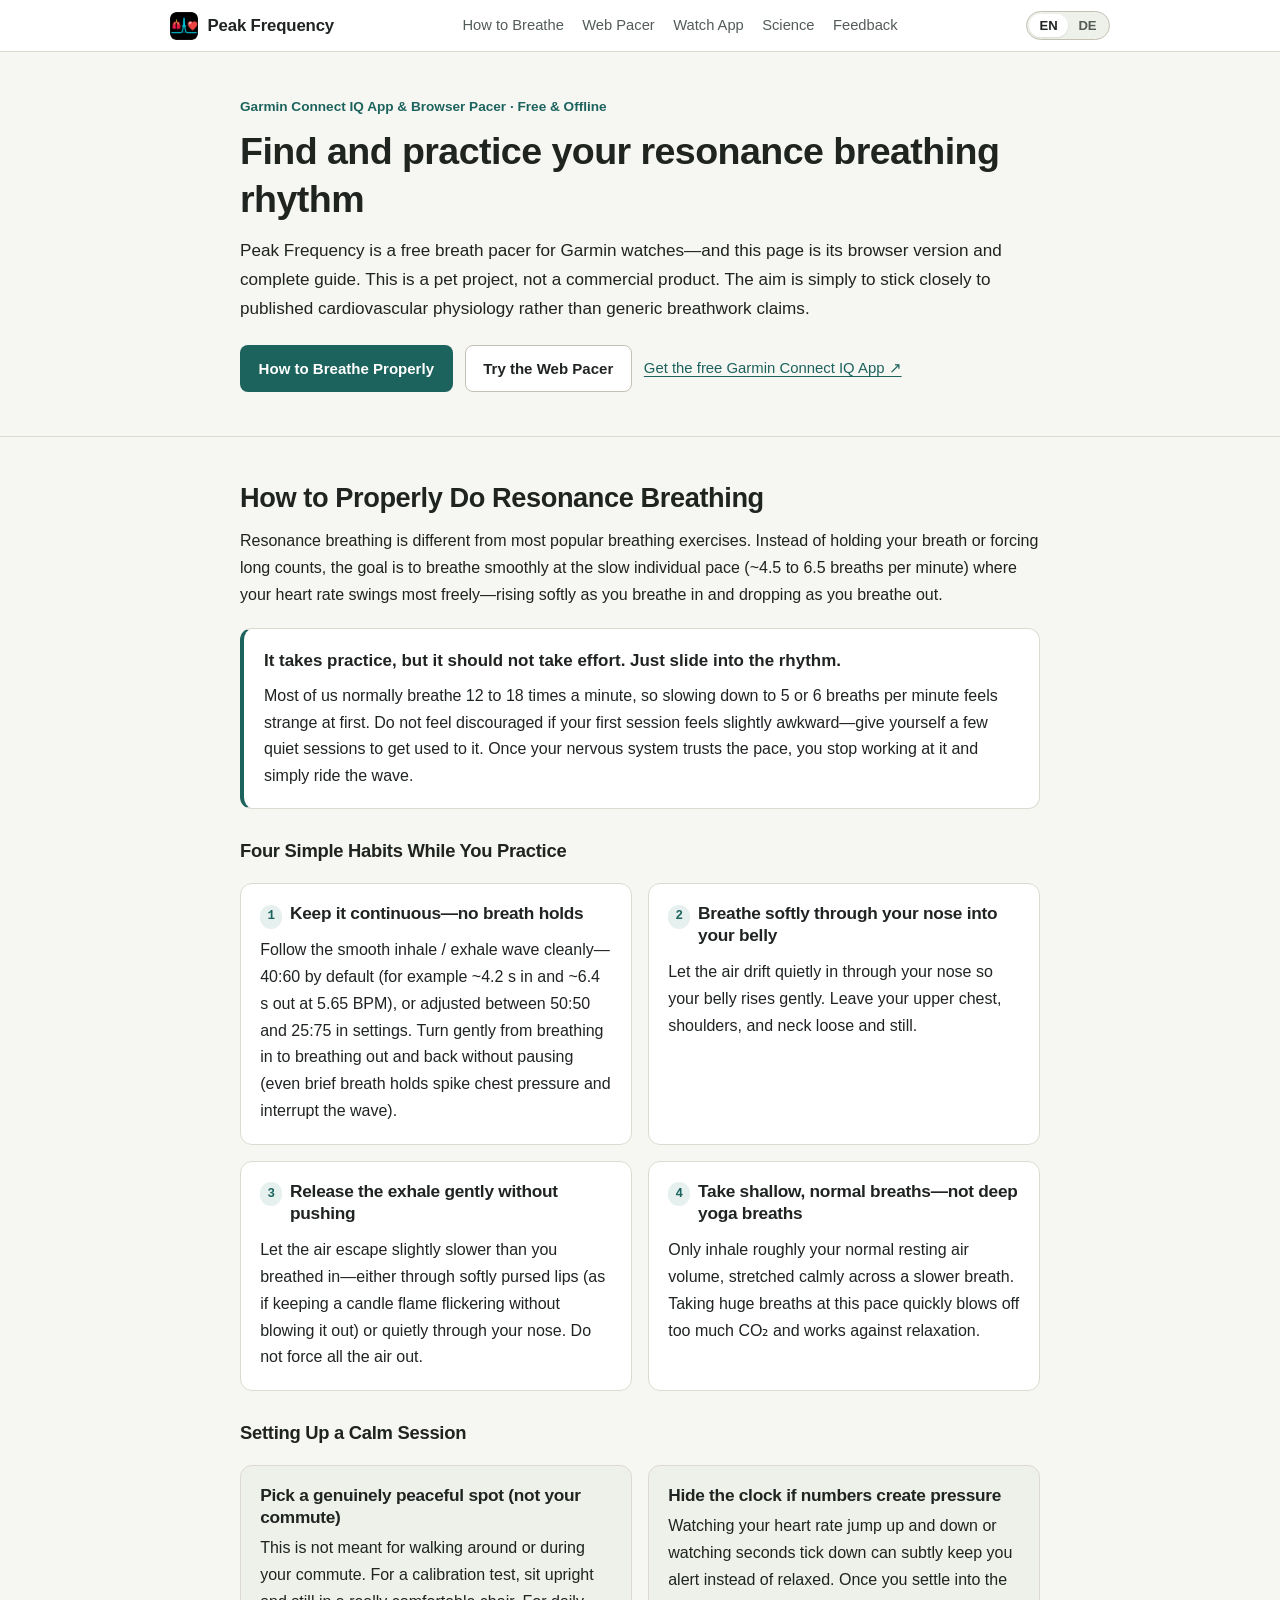
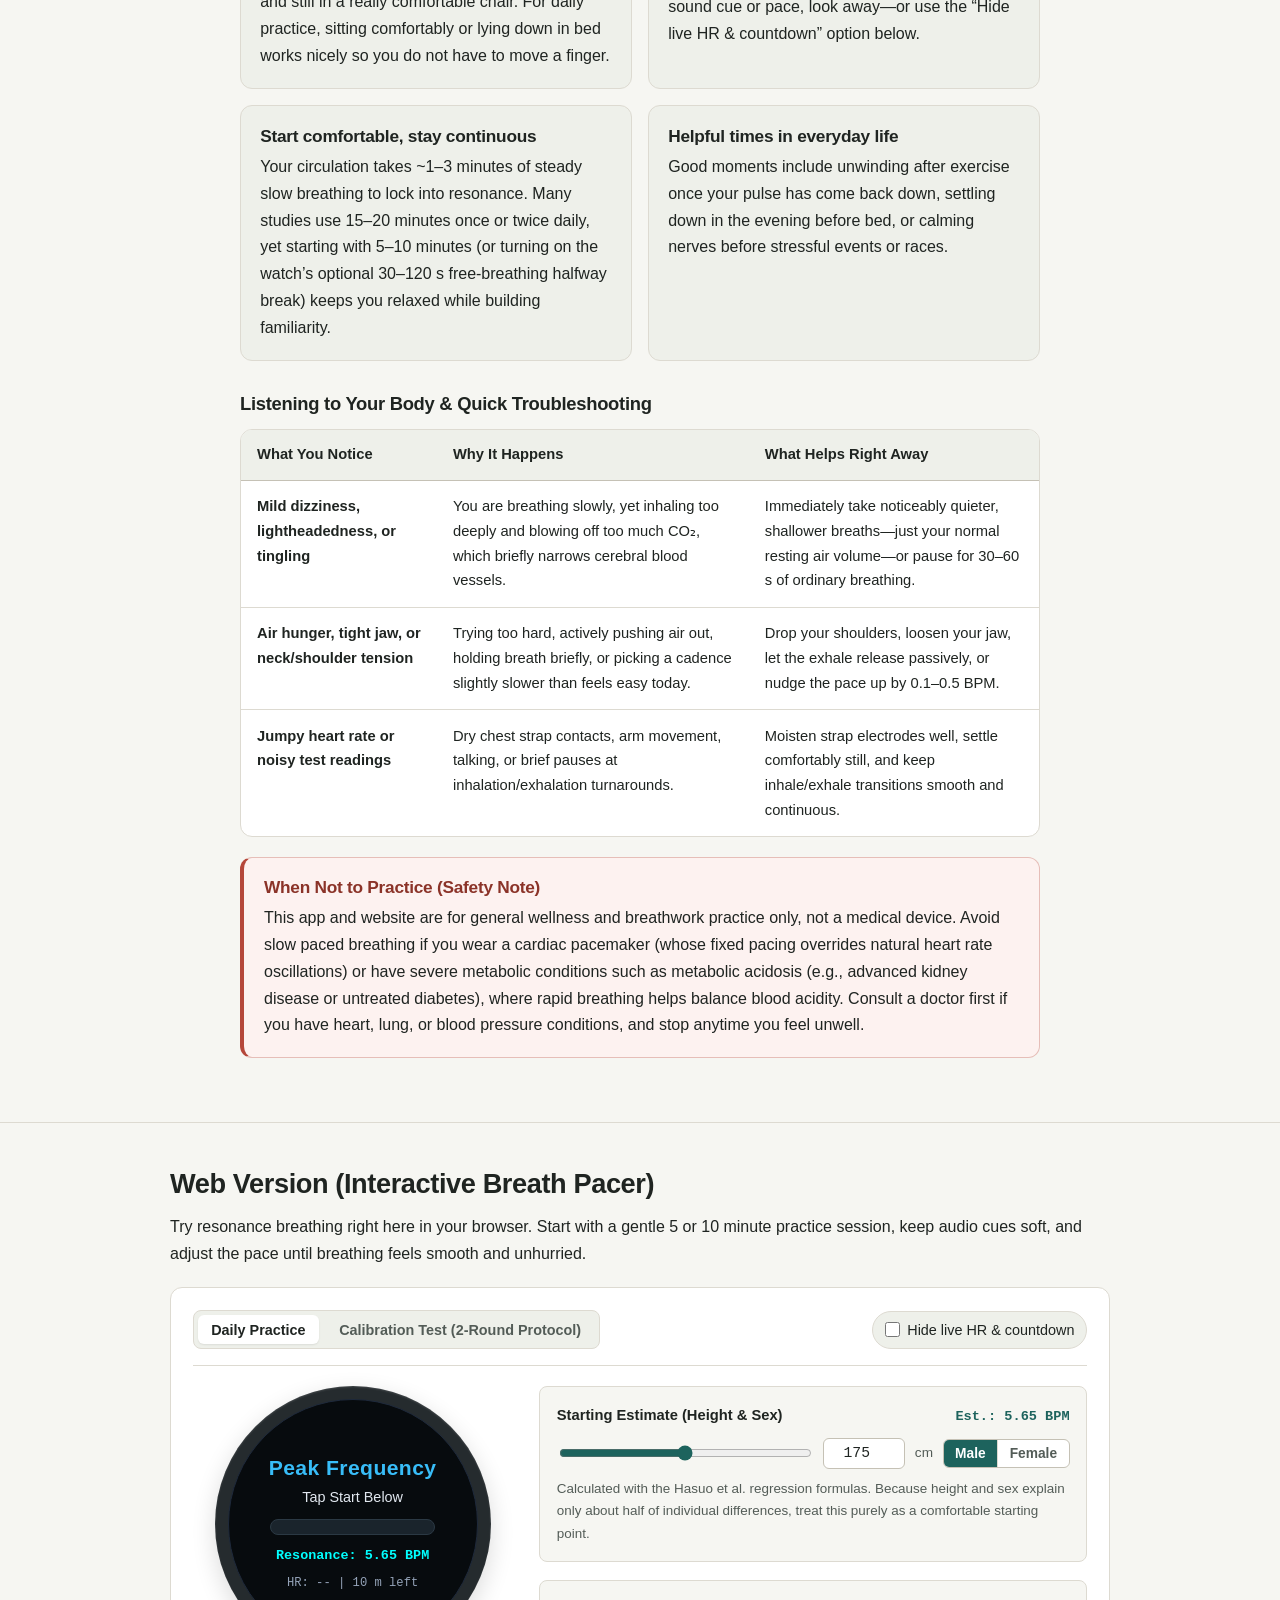
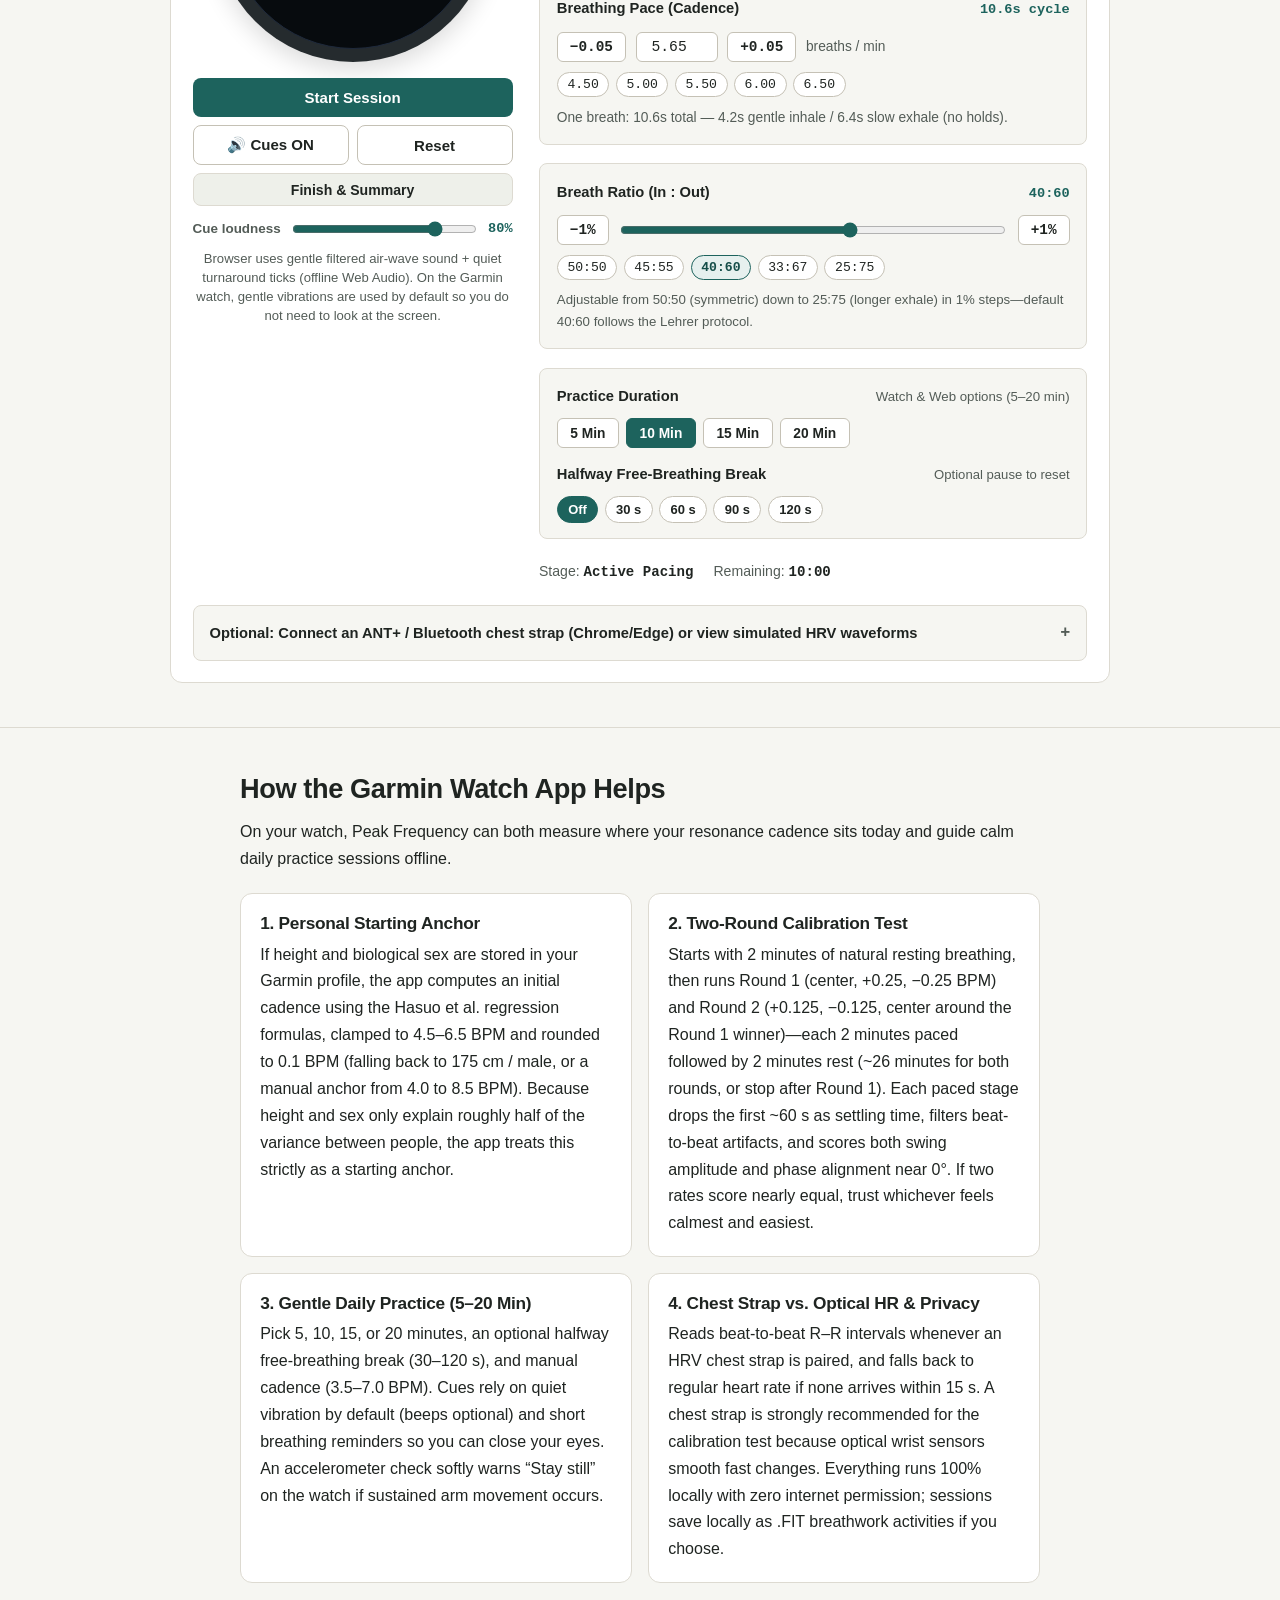
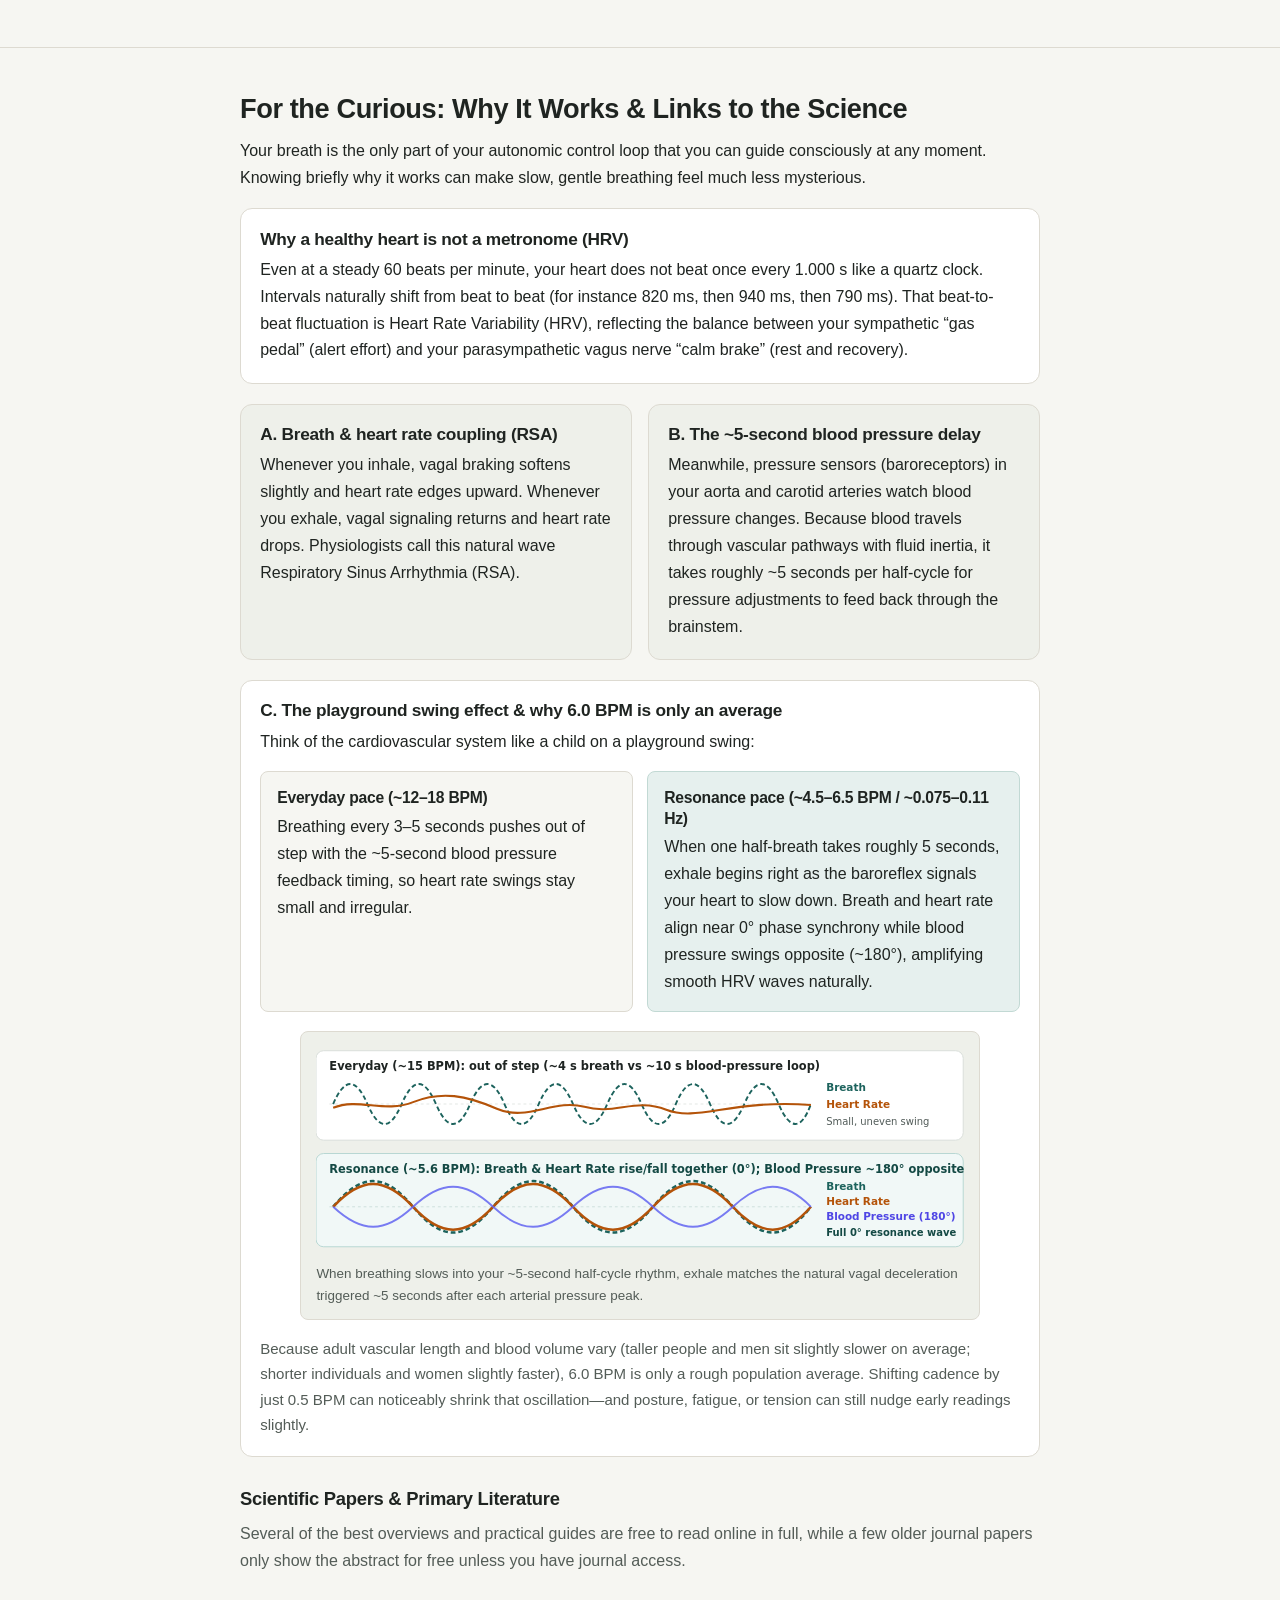
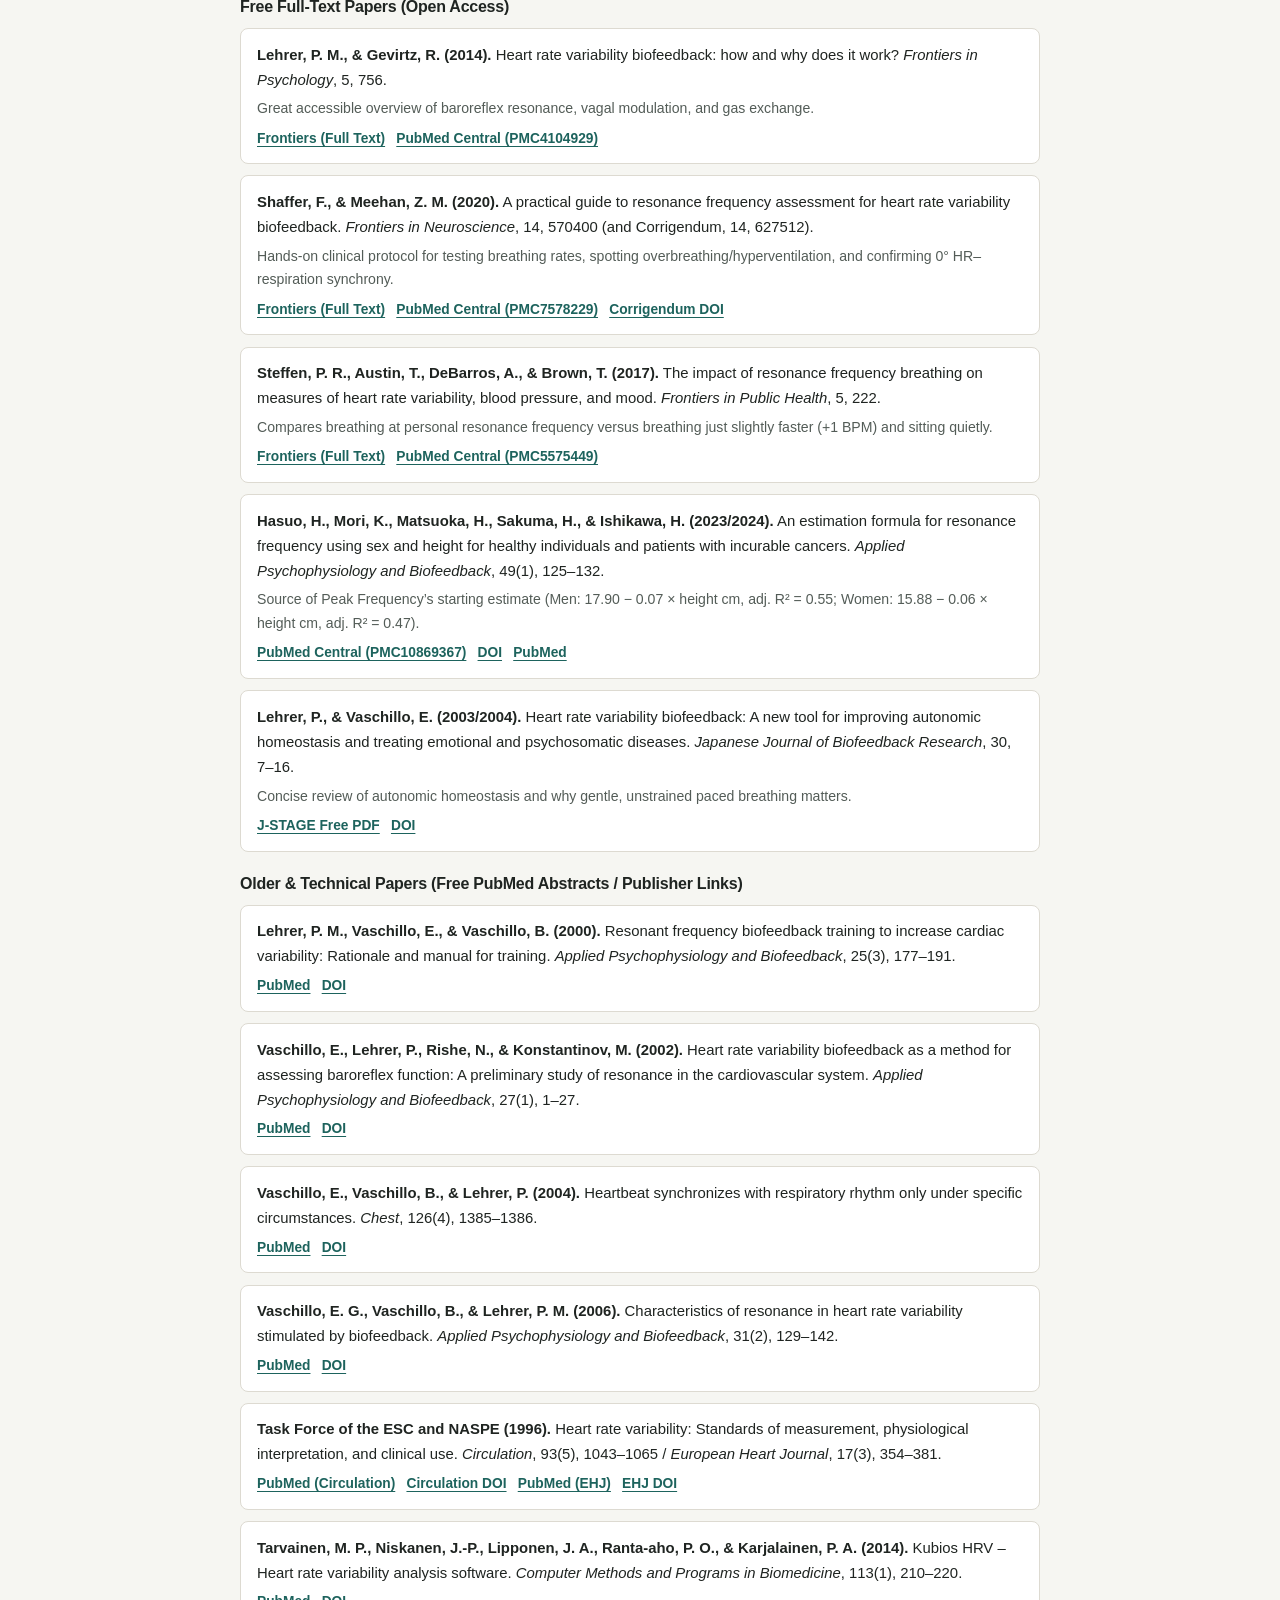
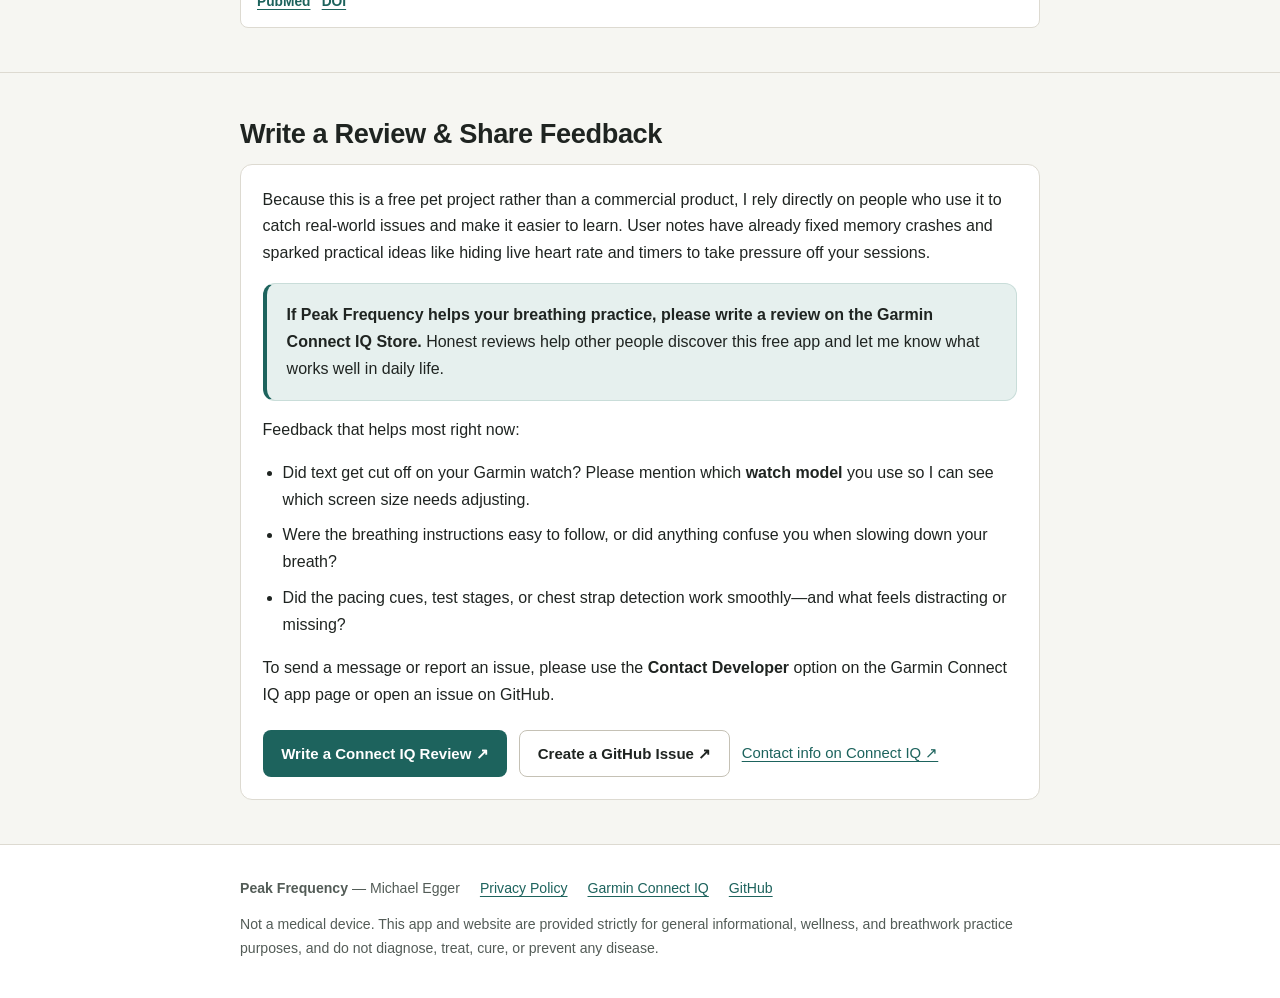
<file: docs/index.html>
<!DOCTYPE html>
<html lang="en">

<head>
  <meta charset="UTF-8">
  <meta name="viewport" content="width=device-width, initial-scale=1.0">
  <title>Peak Frequency — How to Do Resonance Breathing &amp; Web Pacer</title>
  <meta name="description" content="A simple, practical guide to resonance breathing and browser breath pacer companion for the free Garmin Connect IQ app Peak Frequency.">
  <link rel="icon" type="image/png" href="assets/app_icon_512x512.png">
  <style>
    :root {
      --bg: #f6f6f2;
      --surface: #ffffff;
      --surface-soft: #eef0ea;
      --border: #dddad1;
      --border-strong: #c5c1b5;
      --ink: #1f2421;
      --ink-muted: #535c57;
      --accent: #1d635d;
      --accent-hover: #164e49;
      --accent-soft: #e6f0ee;
      --note-bg: #fbf6e9;
      --note-border: #dfd1ab;
      --warn-bg: #fdf2f0;
      --warn-border: #e6beb8;
      --warn-ink: #8b3328;
      --watch-ring: #252b2e;
      --watch-bg: #070b0e;
      --telemetry-bg: #12181c;
      --telemetry-border: #263238;
      --radius: 12px;
      --radius-sm: 8px;
      --measure: 840px;
      --wide: 980px;
      --font-sans: -apple-system, BlinkMacSystemFont, "Segoe UI", Roboto, "Helvetica Neue", Arial, sans-serif;
      --font-mono: ui-monospace, "SFMono-Regular", Menlo, Consolas, monospace;
    }

    *, *::before, *::after {
      box-sizing: border-box;
    }

    html {
      scroll-behavior: smooth;
      color: var(--ink);
      background: var(--bg);
      font-family: var(--font-sans);
      font-size: 16px;
      line-height: 1.68;
      -webkit-text-size-adjust: 100%;
    }

    body {
      margin: 0;
      padding: 0;
    }

    a {
      color: var(--accent);
      text-underline-offset: 3px;
    }

    a:hover {
      color: var(--accent-hover);
    }

    :focus-visible {
      outline: 2px solid var(--accent);
      outline-offset: 2px;
    }

    .skip-link {
      position: absolute;
      left: -9999px;
      top: 0.5rem;
      z-index: 200;
      background: var(--accent);
      color: #ffffff;
      padding: 0.55rem 0.9rem;
      border-radius: var(--radius-sm);
      font-weight: 600;
      text-decoration: none;
    }

    .skip-link:focus {
      left: 0.75rem;
      color: #ffffff;
    }

    /* Header */
    .site-header {
      background: rgba(255, 255, 255, 0.94);
      border-bottom: 1px solid var(--border);
      position: sticky;
      top: 0;
      z-index: 40;
      backdrop-filter: blur(8px);
    }

    .header-inner {
      max-width: var(--wide);
      margin: 0 auto;
      padding: 0.7rem 1.25rem;
      display: flex;
      align-items: center;
      justify-content: space-between;
      gap: 1rem;
      flex-wrap: wrap;
    }

    .brand {
      display: inline-flex;
      align-items: center;
      gap: 0.6rem;
      text-decoration: none;
      color: var(--ink);
      font-weight: 700;
      font-size: 1.05rem;
      letter-spacing: -0.01em;
    }

    .brand img {
      width: 28px;
      height: 28px;
      border-radius: 6px;
      display: block;
    }

    .nav-links {
      display: flex;
      align-items: center;
      gap: 1.15rem;
      flex-wrap: wrap;
    }

    .nav-links a {
      text-decoration: none;
      color: var(--ink-muted);
      font-size: 0.92rem;
      font-weight: 500;
    }

    .nav-links a:hover {
      color: var(--accent);
    }

    .header-actions {
      display: flex;
      align-items: center;
      gap: 0.6rem;
    }

    .lang-toggle {
      display: inline-flex;
      border: 1px solid var(--border-strong);
      border-radius: 999px;
      background: var(--surface-soft);
      padding: 2px;
    }

    .lang-btn {
      border: none;
      background: transparent;
      color: var(--ink-muted);
      font-family: inherit;
      font-size: 0.82rem;
      font-weight: 600;
      padding: 0.25rem 0.65rem;
      border-radius: 999px;
      cursor: pointer;
    }

    .lang-btn.active {
      background: var(--surface);
      color: var(--ink);
      box-shadow: 0 1px 2px rgba(0, 0, 0, 0.08);
    }

    /* Main Layout */
    .container {
      max-width: var(--measure);
      margin: 0 auto;
      padding: 0 1.25rem;
    }

    .container-wide {
      max-width: var(--wide);
      margin: 0 auto;
      padding: 0 1.25rem;
    }

    section {
      padding: 2.75rem 0;
      border-bottom: 1px solid var(--border);
    }

    section:last-of-type {
      border-bottom: none;
    }

    h1, h2, h3, h4 {
      color: var(--ink);
      line-height: 1.28;
      letter-spacing: -0.015em;
      margin-top: 0;
    }

    h1 {
      font-size: clamp(1.75rem, 3.4vw, 2.35rem);
      margin-bottom: 0.85rem;
    }

    h2 {
      font-size: clamp(1.35rem, 2.5vw, 1.7rem);
      margin-bottom: 0.75rem;
    }

    h3 {
      font-size: 1.08rem;
      margin-bottom: 0.45rem;
    }

    p {
      margin: 0 0 1rem 0;
    }

    p:last-child {
      margin-bottom: 0;
    }

    .eyebrow {
      font-size: 0.85rem;
      font-weight: 600;
      color: var(--accent);
      margin-bottom: 0.5rem;
    }

    .lead {
      font-size: 1.07rem;
      color: var(--ink);
    }

    .muted {
      color: var(--ink-muted);
    }

    /* Buttons */
    .btn-row {
      display: flex;
      flex-wrap: wrap;
      align-items: center;
      gap: 0.75rem;
      margin-top: 1.35rem;
    }

    .btn {
      display: inline-flex;
      align-items: center;
      justify-content: center;
      gap: 0.4rem;
      font-family: inherit;
      font-size: 0.94rem;
      font-weight: 600;
      padding: 0.62rem 1.1rem;
      border-radius: var(--radius-sm);
      border: 1px solid transparent;
      text-decoration: none;
      cursor: pointer;
      transition: background-color 0.15s ease, border-color 0.15s ease, color 0.15s ease;
    }

    .btn-primary {
      background: var(--accent);
      color: #ffffff;
    }

    .btn-primary:hover {
      background: var(--accent-hover);
      color: #ffffff;
    }

    .btn-secondary {
      background: var(--surface);
      color: var(--ink);
      border-color: var(--border-strong);
    }

    .btn-secondary:hover {
      background: var(--surface-soft);
      color: var(--ink);
    }

    .btn-subtle {
      background: var(--surface-soft);
      color: var(--ink);
      border-color: var(--border);
      font-size: 0.88rem;
      padding: 0.48rem 0.85rem;
    }

    .btn-subtle:hover {
      background: #e3e6de;
    }

    .text-link {
      font-size: 0.93rem;
      font-weight: 500;
    }

    /* Callouts & Cards */
    .callout {
      background: var(--surface);
      border: 1px solid var(--border);
      border-left: 4px solid var(--accent);
      border-radius: var(--radius);
      padding: 1.1rem 1.25rem;
      margin: 1.25rem 0;
    }

    .callout-warm {
      background: var(--note-bg);
      border-color: var(--note-border);
      border-left: 4px solid #a8822a;
    }

    .callout-warn {
      background: var(--warn-bg);
      border-color: var(--warn-border);
      border-left: 4px solid #b5473a;
    }

    .callout-warn h3 {
      color: var(--warn-ink);
      margin-bottom: 0.45rem;
    }

    .swing-grid {
      display: grid;
      grid-template-columns: repeat(2, minmax(0, 1fr));
      gap: 0.9rem;
      margin: 0.9rem 0;
    }

    .swing-box {
      padding: 1rem;
      border-radius: var(--radius-sm);
      border: 1px solid var(--border);
      background: var(--bg);
    }

    .swing-box h4 {
      font-size: 0.98rem;
      margin-bottom: 0.35rem;
    }

    .swing-good {
      background: var(--accent-soft);
      border-color: #c2d9d4;
    }

    .table-wrap {
      overflow-x: auto;
      background: var(--surface);
      border: 1px solid var(--border);
      border-radius: var(--radius);
      margin: 0.85rem 0 1.25rem 0;
    }

    .trouble-table {
      width: 100%;
      border-collapse: collapse;
      text-align: left;
      font-size: 0.92rem;
    }

    .trouble-table th {
      background: var(--surface-soft);
      color: var(--ink);
      font-weight: 700;
      padding: 0.78rem 1rem;
      border-bottom: 1px solid var(--border-strong);
    }

    .trouble-table td {
      padding: 0.85rem 1rem;
      border-bottom: 1px solid var(--border);
      vertical-align: top;
    }

    .trouble-table tr:last-child td {
      border-bottom: none;
    }

    .callout-quote {
      font-size: 1.06rem;
      font-weight: 600;
      margin-bottom: 0.45rem;
      color: var(--ink);
    }

    .grid-2 {
      display: grid;
      grid-template-columns: repeat(2, minmax(0, 1fr));
      gap: 1rem;
      margin: 1.25rem 0;
    }

    .card {
      background: var(--surface);
      border: 1px solid var(--border);
      border-radius: var(--radius);
      padding: 1.15rem 1.2rem;
    }

    .card-soft {
      background: var(--surface-soft);
      border-color: var(--border);
    }

    .card-title-row {
      display: flex;
      align-items: baseline;
      gap: 0.5rem;
      margin-bottom: 0.35rem;
    }

    .step-badge {
      display: inline-block;
      font-family: var(--font-mono);
      font-size: 0.78rem;
      font-weight: 700;
      color: var(--accent);
      background: var(--accent-soft);
      padding: 0.1rem 0.45rem;
      border-radius: 999px;
      flex-shrink: 0;
    }

    .subhead {
      margin-top: 1.9rem;
      margin-bottom: 0.65rem;
      font-size: 1.15rem;
    }

    .plain-list {
      margin: 0.6rem 0 1rem 0;
      padding-left: 1.25rem;
    }

    .plain-list li {
      margin-bottom: 0.55rem;
    }

    /* Web Pacer Workbench */
    .pacer-box {
      background: var(--surface);
      border: 1px solid var(--border);
      border-radius: var(--radius);
      padding: 1.35rem;
      margin-top: 1.25rem;
    }

    .mode-bar {
      display: flex;
      flex-wrap: wrap;
      align-items: center;
      justify-content: space-between;
      gap: 0.75rem;
      padding-bottom: 1rem;
      border-bottom: 1px solid var(--border);
      margin-bottom: 1.25rem;
    }

    .mode-tabs {
      display: inline-flex;
      flex-wrap: wrap;
      gap: 0.4rem;
      background: var(--surface-soft);
      padding: 4px;
      border-radius: var(--radius-sm);
      border: 1px solid var(--border);
    }

    .mode-tab {
      border: none;
      background: transparent;
      color: var(--ink-muted);
      font-family: inherit;
      font-size: 0.9rem;
      font-weight: 600;
      padding: 0.42rem 0.85rem;
      border-radius: 6px;
      cursor: pointer;
    }

    .mode-tab.active {
      background: var(--surface);
      color: var(--ink);
      box-shadow: 0 1px 2px rgba(0, 0, 0, 0.08);
    }

    .focus-toggle {
      display: inline-flex;
      align-items: center;
      gap: 0.45rem;
      font-size: 0.9rem;
      color: var(--ink);
      cursor: pointer;
      user-select: none;
      background: var(--surface-soft);
      border: 1px solid var(--border);
      padding: 0.38rem 0.75rem;
      border-radius: 999px;
    }

    .focus-toggle input {
      accent-color: var(--accent);
      width: 15px;
      height: 15px;
      margin: 0;
      cursor: pointer;
    }

    .pacer-grid {
      display: grid;
      grid-template-columns: minmax(270px, 320px) 1fr;
      gap: 1.65rem;
      align-items: start;
    }

    /* Circular Garmin Watch Simulator (kept authentic, un-flashy) */
    .watch-column {
      display: flex;
      flex-direction: column;
      align-items: center;
      gap: 1rem;
    }

    .watch-chassis-wrap {
      display: flex;
      justify-content: center;
      width: 100%;
    }

    .watch-bezel {
      width: 276px;
      height: 276px;
      border-radius: 50%;
      background: var(--watch-ring);
      padding: 13px;
      box-shadow: 0 8px 24px rgba(0, 0, 0, 0.14), inset 0 1px 2px rgba(255, 255, 255, 0.15);
      display: flex;
      align-items: center;
      justify-content: center;
    }

    .watch-screen {
      width: 100%;
      height: 100%;
      border-radius: 50%;
      background: var(--watch-bg);
      color: #f8fafc;
      display: flex;
      flex-direction: column;
      align-items: center;
      justify-content: center;
      text-align: center;
      padding: 18px 18px;
      gap: 0.35rem;
      overflow: hidden;
      border: 1px solid #1e293b;
    }

    .watch-directive {
      font-size: 1.32rem;
      font-weight: 800;
      letter-spacing: 0.02em;
      color: #38bdf8;
      line-height: 1.15;
    }

    .watch-directive.exhale {
      color: #34d399;
    }

    .watch-directive.rest {
      color: #cbd5e1;
      font-size: 1.05rem;
    }

    .watch-hint {
      font-size: 0.9rem;
      min-height: 1.3em;
      color: #ffffff;
      font-weight: 500;
    }

    .watch-bar-track {
      width: 78%;
      height: 16px;
      background: #1a242c;
      border: 1px solid #2b3944;
      border-radius: 999px;
      overflow: hidden;
      margin: 0.25rem 0;
    }

    .watch-bar-fill {
      height: 100%;
      width: 0%;
      background: linear-gradient(90deg, #0ea5e9, #2dd4bf);
      border-radius: 999px;
      transition: none;
    }

    .watch-bar-fill.exhale {
      background: linear-gradient(90deg, #10b981, #34d399);
    }

    .watch-cadence {
      font-family: var(--font-mono);
      font-size: 0.84rem;
      font-weight: 600;
      color: #22d3ee;
    }

    .watch-telemetry {
      font-family: var(--font-mono);
      font-size: 0.76rem;
      color: #94a3b8;
      min-height: 1.2em;
      transition: opacity 0.18s ease;
    }

    /* Hide live HR & countdown mode (Tristan's suggestion) */
    .pacer-box.hide-telemetry #watchTelemetry {
      opacity: 0;
      visibility: hidden;
    }

    .pacer-box.hide-telemetry .telemetry-sensitive {
      opacity: 0.22;
      filter: blur(4px);
      user-select: none;
    }

    .pacer-box.hide-telemetry #phaseTimerDisplay {
      color: var(--ink-muted);
      font-weight: 500;
      filter: none;
      opacity: 1;
    }

    .btn.active {
      background: var(--accent-soft);
      border-color: var(--accent);
      color: var(--accent-hover);
    }

    .watch-controls {
      width: 100%;
      display: flex;
      flex-direction: column;
      gap: 0.55rem;
    }

    .volume-row {
      display: flex;
      align-items: center;
      gap: 0.55rem;
      margin-top: 0.15rem;
      font-size: 0.84rem;
      color: var(--ink-muted);
    }

    .volume-row label {
      white-space: nowrap;
      font-weight: 600;
    }

    .volume-row input[type="range"] {
      min-width: 90px;
    }

    .break-row {
      display: flex;
      flex-wrap: wrap;
      gap: 0.4rem;
      margin-top: 0.5rem;
    }

    .break-btn {
      border: 1px solid var(--border-strong);
      background: var(--surface);
      color: var(--ink);
      font-family: inherit;
      font-size: 0.81rem;
      font-weight: 600;
      padding: 0.3rem 0.65rem;
      border-radius: 999px;
      cursor: pointer;
    }

    .break-btn.active {
      background: var(--accent);
      border-color: var(--accent);
      color: #ffffff;
    }

    .round-eval-banner {
      background: var(--accent-soft);
      border: 1px solid var(--accent);
      border-radius: var(--radius-sm);
      padding: 0.9rem 1rem;
      font-size: 0.9rem;
    }

    .round-eval-banner h4 {
      margin: 0 0 0.35rem;
      color: var(--accent-hover);
      font-size: 0.98rem;
    }

    .round-eval-banner .btn-row {
      margin-top: 0.65rem;
    }

    .diagram-figure {
      margin-top: 1.15rem;
      padding: 0.85rem 0.95rem 0.7rem;
      background: var(--surface-soft);
      border: 1px solid var(--border);
      border-radius: var(--radius-sm);
    }

    .diagram-figure svg {
      width: 100%;
      height: auto;
      display: block;
    }

    .diagram-caption {
      font-size: 0.84rem;
      color: var(--ink-muted);
      margin-top: 0.5rem;
    }

    .watch-btn-grid {
      display: grid;
      grid-template-columns: 1fr 1fr;
      gap: 0.5rem;
    }

    .watch-btn-full {
      grid-column: 1 / -1;
    }

    .audio-caption {
      font-size: 0.82rem;
      color: var(--ink-muted);
      text-align: center;
      line-height: 1.45;
    }

    /* Controls Column */
    .controls-column {
      display: flex;
      flex-direction: column;
      gap: 1.15rem;
    }

    .control-group {
      background: var(--bg);
      border: 1px solid var(--border);
      border-radius: var(--radius-sm);
      padding: 0.95rem 1.05rem;
    }

    .control-header {
      display: flex;
      align-items: baseline;
      justify-content: space-between;
      flex-wrap: wrap;
      gap: 0.4rem;
      margin-bottom: 0.6rem;
    }

    .control-label {
      font-size: 0.92rem;
      font-weight: 700;
      color: var(--ink);
    }

    .control-readout {
      font-family: var(--font-mono);
      font-size: 0.85rem;
      color: var(--accent);
      font-weight: 600;
    }

    .control-row {
      display: flex;
      align-items: center;
      flex-wrap: wrap;
      gap: 0.6rem;
    }

    input[type="range"] {
      flex: 1;
      min-width: 130px;
      accent-color: var(--accent);
    }

    input[type="number"] {
      width: 82px;
      padding: 0.4rem 0.5rem;
      border: 1px solid var(--border-strong);
      border-radius: 6px;
      background: var(--surface);
      color: var(--ink);
      font-family: var(--font-mono);
      font-size: 0.92rem;
      text-align: center;
    }

    .seg-group {
      display: inline-flex;
      border: 1px solid var(--border-strong);
      border-radius: 6px;
      overflow: hidden;
      background: var(--surface);
    }

    .seg-btn {
      border: none;
      background: transparent;
      color: var(--ink-muted);
      font-family: inherit;
      font-size: 0.86rem;
      font-weight: 600;
      padding: 0.4rem 0.72rem;
      cursor: pointer;
    }

    .seg-btn + .seg-btn {
      border-left: 1px solid var(--border);
    }

    .seg-btn.active {
      background: var(--accent);
      color: #ffffff;
    }

    .chip-row {
      display: flex;
      flex-wrap: wrap;
      gap: 0.4rem;
      margin-top: 0.6rem;
    }

    .chip-btn {
      border: 1px solid var(--border-strong);
      background: var(--surface);
      color: var(--ink);
      font-family: var(--font-mono);
      font-size: 0.82rem;
      padding: 0.25rem 0.6rem;
      border-radius: 999px;
      cursor: pointer;
    }

    .chip-btn.active,
    .chip-btn:hover {
      background: var(--accent-soft);
      border-color: var(--accent);
      color: var(--accent-hover);
      font-weight: 600;
    }

    .step-btn {
      border: 1px solid var(--border-strong);
      background: var(--surface);
      color: var(--ink);
      font-family: var(--font-mono);
      font-size: 0.9rem;
      font-weight: 700;
      padding: 0.38rem 0.75rem;
      border-radius: 6px;
      cursor: pointer;
    }

    .step-btn:hover {
      background: var(--surface-soft);
    }

    .duration-row {
      display: flex;
      flex-wrap: wrap;
      gap: 0.45rem;
    }

    .duration-btn {
      border: 1px solid var(--border-strong);
      background: var(--surface);
      color: var(--ink);
      font-family: inherit;
      font-size: 0.86rem;
      font-weight: 600;
      padding: 0.4rem 0.78rem;
      border-radius: 6px;
      cursor: pointer;
    }

    .duration-btn.active {
      background: var(--accent);
      border-color: var(--accent);
      color: #ffffff;
    }

    .session-meta-row {
      display: flex;
      flex-wrap: wrap;
      gap: 0.75rem 1.25rem;
      font-size: 0.88rem;
      color: var(--ink-muted);
      padding-top: 0.2rem;
    }

    .session-meta-row strong {
      color: var(--ink);
      font-family: var(--font-mono);
    }

    .cycle-breakdown {
      margin-top: 0.55rem;
      font-size: 0.86rem;
      color: var(--ink-muted);
    }

    /* Collapsible Optional ANT+ Section */
    details.ant-drawer {
      margin-top: 1.25rem;
      border: 1px solid var(--border);
      border-radius: var(--radius-sm);
      background: var(--bg);
    }

    details.ant-drawer > summary {
      padding: 0.8rem 1rem;
      font-weight: 600;
      font-size: 0.92rem;
      color: var(--ink);
      cursor: pointer;
      list-style: none;
      display: flex;
      align-items: center;
      justify-content: space-between;
      gap: 0.5rem;
    }

    details.ant-drawer > summary::-webkit-details-marker {
      display: none;
    }

    details.ant-drawer > summary::after {
      content: "+";
      font-family: var(--font-mono);
      font-size: 1.05rem;
      color: var(--ink-muted);
    }

    details.ant-drawer[open] > summary::after {
      content: "−";
    }

    .ant-body {
      padding: 0 1rem 1rem 1rem;
      border-top: 1px solid var(--border);
    }

    .ant-toolbar {
      display: flex;
      flex-wrap: wrap;
      align-items: center;
      gap: 0.6rem;
      margin: 0.9rem 0;
    }

    /* Dark slate container ONLY for ANT+ metrics & canvases so ant-biometrics.js inline neon colors stay high-contrast */
    .ant-dark-panel {
      background: var(--telemetry-bg);
      border: 1px solid var(--telemetry-border);
      border-radius: var(--radius-sm);
      padding: 0.9rem 1rem;
      color: #e2e8f0;
    }

    .ant-status-line {
      display: flex;
      align-items: center;
      gap: 0.55rem;
      font-size: 0.86rem;
      margin-bottom: 0.8rem;
    }

    .ant-dot {
      width: 9px;
      height: 9px;
      border-radius: 50%;
      background: #64748b;
      flex-shrink: 0;
    }

    .ant-dot.live {
      background: #22c55e;
      box-shadow: 0 0 0 3px rgba(34, 197, 94, 0.25);
    }

    .telemetry-metrics-grid {
      display: grid;
      grid-template-columns: repeat(auto-fit, minmax(115px, 1fr));
      gap: 0.6rem;
    }

    .metric-pill {
      background: #0b1014;
      border: 1px solid #243038;
      border-radius: 6px;
      padding: 0.5rem 0.65rem;
    }

    .metric-pill-label {
      font-size: 0.72rem;
      text-transform: uppercase;
      letter-spacing: 0.04em;
      color: #94a3b8;
    }

    .metric-pill-val {
      font-family: var(--font-mono);
      font-size: 1.05rem;
      font-weight: 700;
      color: #f8fafc;
      margin-top: 0.15rem;
    }

    .baseline-bar {
      display: flex;
      flex-wrap: wrap;
      align-items: center;
      justify-content: space-between;
      gap: 0.6rem;
      margin-top: 0.75rem;
      font-size: 0.83rem;
      color: #cbd5e1;
    }

    #antChartsCollapse {
      display: none;
      flex-direction: column;
      gap: 0.85rem;
      margin-top: 0.9rem;
    }

    .charts-top-row {
      display: grid;
      grid-template-columns: 2.2fr 1fr;
      gap: 0.75rem;
    }

    .chart-box {
      background: #05080f;
      border: 1px solid #23303a;
      border-radius: 8px;
      padding: 0.75rem;
      overflow: hidden;
    }

    .chart-box h4 {
      color: #e2e8f0;
      font-size: 0.85rem;
      margin: 0 0 0.45rem 0;
    }

    .chart-box canvas {
      display: block;
      width: 100%;
      height: auto;
    }

    .sparklines-row {
      display: grid;
      grid-template-columns: repeat(3, minmax(0, 1fr));
      gap: 0.75rem;
    }

    .lightbar-stats {
      font-family: var(--font-mono);
      font-size: 0.76rem;
      color: #94a3b8;
      display: flex;
      flex-direction: column;
      gap: 0.25rem;
      margin-top: 0.45rem;
    }

    .lightbar-stats strong {
      color: #f8fafc;
    }

    /* Science Reference Lists */
    .ref-group-title {
      font-size: 1rem;
      font-weight: 700;
      margin: 1.4rem 0 0.65rem 0;
      color: var(--ink);
    }

    .ref-list {
      list-style: none;
      margin: 0;
      padding: 0;
      display: flex;
      flex-direction: column;
      gap: 0.7rem;
    }

    .ref-item {
      background: var(--surface);
      border: 1px solid var(--border);
      border-radius: var(--radius-sm);
      padding: 0.85rem 1rem;
      font-size: 0.93rem;
    }

    .ref-cite {
      margin-bottom: 0.3rem;
    }

    .ref-why {
      font-size: 0.88rem;
      color: var(--ink-muted);
      margin-bottom: 0.35rem;
    }

    .ref-links {
      display: flex;
      flex-wrap: wrap;
      gap: 0.7rem;
      font-size: 0.86rem;
      font-weight: 600;
    }

    /* Feedback Box */
    .feedback-card {
      background: var(--surface);
      border: 1px solid var(--border);
      border-radius: var(--radius);
      padding: 1.35rem;
    }

    /* Footer */
    footer {
      border-top: 1px solid var(--border);
      background: var(--surface);
      padding: 2rem 0 2.5rem 0;
      font-size: 0.88rem;
      color: var(--ink-muted);
    }

    .footer-inner {
      max-width: var(--measure);
      margin: 0 auto;
      padding: 0 1.25rem;
      display: flex;
      flex-direction: column;
      gap: 0.8rem;
    }

    .footer-links {
      display: flex;
      flex-wrap: wrap;
      gap: 0.65rem 1.25rem;
    }

    /* Summary Modal */
    .modal-backdrop {
      position: fixed;
      inset: 0;
      background: rgba(20, 24, 22, 0.55);
      display: none;
      align-items: center;
      justify-content: center;
      padding: 1rem;
      z-index: 100;
    }

    .modal-card {
      background: var(--surface);
      color: var(--ink);
      border: 1px solid var(--border);
      border-radius: var(--radius);
      max-width: 580px;
      width: 100%;
      max-height: 90vh;
      overflow-y: auto;
      padding: 1.4rem;
      box-shadow: 0 20px 40px rgba(0, 0, 0, 0.2);
    }

    .modal-header-row {
      display: flex;
      align-items: flex-start;
      justify-content: space-between;
      gap: 0.75rem;
    }

    .modal-close-x {
      border: 1px solid var(--border-strong);
      background: var(--surface-soft);
      color: var(--ink);
      font-size: 1.25rem;
      line-height: 1;
      width: 32px;
      height: 32px;
      border-radius: 999px;
      cursor: pointer;
      display: inline-flex;
      align-items: center;
      justify-content: center;
      flex-shrink: 0;
    }

    .modal-close-x:hover {
      background: var(--border);
    }

    .summary-table-wrap {
      overflow-x: auto;
      margin-top: 0.5rem;
    }

    .summary-table {
      width: 100%;
      border-collapse: collapse;
      font-size: 0.84rem;
    }

    .summary-table th,
    .summary-table td {
      text-align: left;
      padding: 0.42rem 0.5rem;
      border-bottom: 1px solid var(--border);
    }

    .summary-table tr.is-winner {
      background: var(--accent-soft);
      font-weight: 600;
    }

    .modal-stats {
      display: grid;
      grid-template-columns: repeat(3, minmax(0, 1fr));
      gap: 0.65rem;
      margin: 1rem 0;
    }

    .modal-stat {
      background: var(--bg);
      border: 1px solid var(--border);
      border-radius: var(--radius-sm);
      padding: 0.65rem;
      text-align: center;
    }

    .modal-stat-label {
      font-size: 0.78rem;
      color: var(--ink-muted);
    }

    .modal-stat-val {
      font-family: var(--font-mono);
      font-size: 1.15rem;
      font-weight: 700;
      margin-top: 0.15rem;
    }

    /* Responsive */
    @media (max-width: 780px) {
      .grid-2,
      .swing-grid,
      .pacer-grid,
      .charts-top-row,
      .sparklines-row,
      .modal-stats {
        grid-template-columns: 1fr;
      }

      .header-inner {
        row-gap: 0.55rem;
      }

      .nav-links {
        order: 3;
        width: 100%;
        flex-wrap: nowrap;
        overflow-x: auto;
        white-space: nowrap;
        gap: 0.9rem;
        padding-top: 0.45rem;
        border-top: 1px solid var(--border);
        -webkit-overflow-scrolling: touch;
      }

      .watch-bezel {
        width: 252px;
        height: 252px;
      }
    }
  </style>
</head>

<body>
  <a class="skip-link" href="#top" data-copy="skip_link">Skip to main content</a>

  <!-- Header -->
  <header class="site-header">
    <div class="header-inner">
      <a class="brand" href="#top">
        <img src="assets/app_icon_512x512.png" alt="Peak Frequency icon">
        <span>Peak Frequency</span>
      </a>

      <nav class="nav-links" aria-label="Main navigation">
        <a href="#how-to-breathe" data-copy="nav_breathe">How to Breathe</a>
        <a href="#pacer" data-copy="nav_pacer">Web Pacer</a>
        <a href="#watch-app" data-copy="nav_app">Watch App</a>
        <a href="#science" data-copy="nav_science">Science</a>
        <a href="#feedback" data-copy="nav_feedback">Feedback</a>
      </nav>

      <div class="header-actions">
        <div class="lang-toggle" role="group" aria-label="Language switch">
          <button type="button" id="btnLangEn" class="lang-btn active" data-lang="en" aria-pressed="true">EN</button>
          <button type="button" id="btnLangDe" class="lang-btn" data-lang="de" aria-pressed="false">DE</button>
        </div>
      </div>
    </div>
  </header>

  <main id="top">
    <!-- Hero / Honest Introduction -->
    <section>
      <div class="container">
        <div class="eyebrow" data-copy="hero_eyebrow">Garmin Connect IQ App &amp; Browser Pacer · Free &amp; Offline</div>
        <h1 data-copy="hero_title">Find and practice your resonance breathing rhythm</h1>
        <p class="lead" data-copy="hero_intro">
          Peak Frequency is a free breath pacer for Garmin watches—and this page is its browser version and complete guide. This is a pet project, not a commercial product. The aim is simply to stick closely to published cardiovascular physiology rather than generic breathwork claims.
        </p>

        <div class="btn-row">
          <a href="#how-to-breathe" class="btn btn-primary" data-copy="cta_learn">How to Breathe Properly</a>
          <a href="#pacer" class="btn btn-secondary" data-copy="cta_pacer">Try the Web Pacer</a>
          <a href="https://apps.garmin.com/apps/174cda32-a42a-43b4-8b07-658ddda48d92?tid=0" target="_blank" rel="noopener noreferrer" class="text-link" data-copy="cta_store">Get the free Garmin Connect IQ App ↗</a>
        </div>
      </div>
    </section>

    <!-- Section 1: FIRST AND FOREMOST — How to Properly Do Resonance Breathing -->
    <section id="how-to-breathe">
      <div class="container">
        <h2 data-copy="breathe_heading">How to Properly Do Resonance Breathing</h2>
        <p data-copy="breathe_why_diff">
          Resonance breathing is different from most popular breathing exercises. Instead of holding your breath or forcing long counts, the goal is to breathe smoothly at the slow individual pace (~4.5 to 6.5 breaths per minute) where your heart rate swings most freely—rising softly as you breathe in and dropping as you breathe out.
        </p>

        <div class="callout">
          <div class="callout-quote" data-copy="breathe_motto_title">It takes practice, but it should not take effort. Just slide into the rhythm.</div>
          <p data-copy="breathe_motto_body">
            Most of us normally breathe 12 to 18 times a minute, so slowing down to 5 or 6 breaths per minute feels strange at first. Do not feel discouraged if your first session feels slightly awkward—give yourself a few quiet sessions to get used to it. Once your nervous system trusts the pace, you stop working at it and simply ride the wave.
          </p>
        </div>

        <h3 class="subhead" data-copy="breathe_steps_heading">Four Simple Habits While You Practice</h3>
        <div class="grid-2">
          <div class="card">
            <div class="card-title-row">
              <span class="step-badge">1</span>
              <h3 data-copy="rule1_title">Keep it continuous—no breath holds</h3>
            </div>
            <p data-copy="rule1_body">
              Follow the smooth inhale / exhale wave cleanly—40:60 by default (for example ~4.2 s in and ~6.4 s out at 5.65 BPM), or adjusted between 50:50 and 25:75 in settings. Turn gently from breathing in to breathing out and back without pausing (even brief breath holds spike chest pressure and interrupt the wave).
            </p>
          </div>

          <div class="card">
            <div class="card-title-row">
              <span class="step-badge">2</span>
              <h3 data-copy="rule2_title">Breathe softly through your nose into your belly</h3>
            </div>
            <p data-copy="rule2_body">
              Let the air drift quietly in through your nose so your belly rises gently. Leave your upper chest, shoulders, and neck loose and still.
            </p>
          </div>

          <div class="card">
            <div class="card-title-row">
              <span class="step-badge">3</span>
              <h3 data-copy="rule3_title">Release the exhale gently without pushing</h3>
            </div>
            <p data-copy="rule3_body">
              Let the air escape slightly slower than you breathed in—either through softly pursed lips (as if keeping a candle flame flickering without blowing it out) or quietly through your nose. Do not force all the air out.
            </p>
          </div>

          <div class="card">
            <div class="card-title-row">
              <span class="step-badge">4</span>
              <h3 data-copy="rule4_title">Take shallow, normal breaths—not deep yoga breaths</h3>
            </div>
            <p data-copy="rule4_body">
              Only inhale roughly your normal resting air volume, stretched calmly across a slower breath. Taking huge breaths at this pace quickly blows off too much CO₂ and works against relaxation.
            </p>
          </div>
        </div>

        <h3 class="subhead" data-copy="setup_heading">Setting Up a Calm Session</h3>
        <div class="grid-2">
          <div class="card card-soft">
            <h3 data-copy="sig_place_title">Pick a genuinely peaceful spot (not your commute)</h3>
            <p data-copy="sig_place_body">
              This is not meant for walking around or during your commute. For a calibration test, sit upright and still in a really comfortable chair. For daily practice, sitting comfortably or lying down in bed works nicely so you do not have to move a finger.
            </p>
          </div>

          <div class="card card-soft">
            <h3 data-copy="sig_pressure_title">Hide the clock if numbers create pressure</h3>
            <p data-copy="sig_pressure_body">
              Watching your heart rate jump up and down or watching seconds tick down can subtly keep you alert instead of relaxed. Once you settle into the sound cue or pace, look away—or use the “Hide live HR &amp; countdown” option below.
            </p>
          </div>

          <div class="card card-soft">
            <h3 data-copy="sig_dur_title">Start comfortable, stay continuous</h3>
            <p data-copy="sig_dur_body">
              Your circulation takes ~1–3 minutes of steady slow breathing to lock into resonance. Many studies use 15–20 minutes once or twice daily, yet starting with 5–10 minutes (or turning on the watch’s optional 30–120 s free-breathing halfway break) keeps you relaxed while building familiarity.
            </p>
          </div>

          <div class="card card-soft">
            <h3 data-copy="sig_when_title">Helpful times in everyday life</h3>
            <p data-copy="sig_when_body">
              Good moments include unwinding after exercise once your pulse has come back down, settling down in the evening before bed, or calming nerves before stressful events or races.
            </p>
          </div>
        </div>

        <h3 class="subhead" data-copy="trouble_heading">Listening to Your Body &amp; Quick Troubleshooting</h3>
        <div class="table-wrap">
          <table class="trouble-table">
            <thead>
              <tr>
                <th data-copy="th_signal">What You Notice</th>
                <th data-copy="th_cause">Why It Happens</th>
                <th data-copy="th_fix">What Helps Right Away</th>
              </tr>
            </thead>
            <tbody>
              <tr>
                <td><strong data-copy="tr1_sym">Mild dizziness, lightheadedness, or tingling</strong></td>
                <td data-copy="tr1_cause">You are breathing slowly, yet inhaling too deeply and blowing off too much CO₂, which briefly narrows cerebral blood vessels.</td>
                <td data-copy="tr1_fix">Immediately take noticeably quieter, shallower breaths—just your normal resting air volume—or pause for 30–60 s of ordinary breathing.</td>
              </tr>
              <tr>
                <td><strong data-copy="tr2_sym">Air hunger, tight jaw, or neck/shoulder tension</strong></td>
                <td data-copy="tr2_cause">Trying too hard, actively pushing air out, holding breath briefly, or picking a cadence slightly slower than feels easy today.</td>
                <td data-copy="tr2_fix">Drop your shoulders, loosen your jaw, let the exhale release passively, or nudge the pace up by 0.1–0.5 BPM.</td>
              </tr>
              <tr>
                <td><strong data-copy="tr3_sym">Jumpy heart rate or noisy test readings</strong></td>
                <td data-copy="tr3_cause">Dry chest strap contacts, arm movement, talking, or brief pauses at inhalation/exhalation turnarounds.</td>
                <td data-copy="tr3_fix">Moisten strap electrodes well, settle comfortably still, and keep inhale/exhale transitions smooth and continuous.</td>
              </tr>
            </tbody>
          </table>
        </div>

        <div class="callout callout-warn">
          <h3 data-copy="safety_title">When Not to Practice (Safety Note)</h3>
          <p data-copy="safety_plain_note">
            This app and website are for general wellness and breathwork practice only, not a medical device. Avoid slow paced breathing if you wear a cardiac pacemaker (whose fixed pacing overrides natural heart rate oscillations) or have severe metabolic conditions such as metabolic acidosis (e.g., advanced kidney disease or untreated diabetes), where rapid breathing helps balance blood acidity. Consult a doctor first if you have heart, lung, or blood pressure conditions, and stop anytime you feel unwell.
          </p>
        </div>
      </div>
    </section>

    <!-- Section 2: Interactive Web Pacer -->
    <section id="pacer">
      <div class="container-wide">
        <h2 data-copy="pacer_heading">Web Version (Interactive Breath Pacer)</h2>
        <p data-copy="pacer_intro">
          Try resonance breathing right here in your browser. Start with a gentle 5 or 10 minute practice session, keep audio cues soft, and adjust the pace until breathing feels smooth and unhurried.
        </p>

        <div class="pacer-box" id="pacerWorkbench">
          <div class="mode-bar">
            <div class="mode-tabs" role="tablist" aria-label="Pacer session mode">
              <button type="button" class="mode-tab active" id="tabModeTrain" data-mode="TRAIN" role="tab" aria-selected="true" aria-controls="pacerPanel" tabindex="0" data-copy="mode_train">Daily Practice</button>
              <button type="button" class="mode-tab" id="tabModeTest" data-mode="TEST" role="tab" aria-selected="false" aria-controls="pacerPanel" tabindex="-1" data-copy="mode_test">Calibration Test (2-Round Protocol)</button>
            </div>

            <label class="focus-toggle" for="chkHideTelemetry">
              <input type="checkbox" id="chkHideTelemetry">
              <span data-copy="hide_telemetry_label">Hide live HR &amp; countdown</span>
            </label>
          </div>

          <div class="pacer-grid" id="pacerPanel" role="tabpanel" aria-labelledby="tabModeTrain">
            <!-- Left: Watch Simulator + Play Controls -->
            <div class="watch-column">
              <div id="pacerDemoMount" style="width: 100%; display: flex; justify-content: center;">
                <div class="watch-chassis-wrap">
                  <div class="watch-bezel">
                    <div class="watch-screen">
                      <div id="watchDirective" class="watch-directive">PEAK FREQUENCY</div>
                      <div id="watchHint" class="watch-hint">Tap Start Below</div>
                      <div id="watchBarTrack" class="watch-bar-track" style="display: none;">
                        <div id="watchBarFill" class="watch-bar-fill"></div>
                      </div>
                      <div id="watchCadence" class="watch-cadence">Resonance: 5.65 BPM</div>
                      <div id="watchTelemetry" class="watch-telemetry">HR: -- | 10m left</div>
                    </div>
                  </div>
                </div>
              </div>

              <div class="watch-controls">
                <div class="watch-btn-grid">
                  <button type="button" id="btnStartPause" class="btn btn-primary watch-btn-full">
                    <span id="btnStartPauseText">Start Session</span>
                  </button>
                  <button type="button" id="btnAudioToggle" class="btn btn-secondary" aria-pressed="true">
                    <span id="audioIcon">🔊 Cues ON</span>
                  </button>
                  <button type="button" id="btnReset" class="btn btn-secondary">
                    <span id="btnResetText">Reset</span>
                  </button>
                  <button type="button" id="btnSkipPhase" class="btn btn-subtle" style="display: none;">
                    <span id="btnSkipPhaseText">Skip Phase</span>
                  </button>
                  <button type="button" id="btnFinishSession" class="btn btn-subtle watch-btn-full">
                    <span id="btnFinishText">Finish &amp; Summary</span>
                  </button>
                </div>
                <div class="volume-row">
                  <label for="audioVolumeSlider" data-copy="audio_vol_label">Cue loudness</label>
                  <input type="range" id="audioVolumeSlider" min="0" max="100" step="5" value="80" aria-label="Audio cue volume">
                  <span id="audioVolumeVal" class="control-readout">80%</span>
                </div>
                <p class="audio-caption" data-copy="pacer_audio_note">
                  Browser uses gentle filtered air-wave sound + quiet turnaround ticks (offline Web Audio). On the Garmin watch, gentle vibrations are used by default so you do not need to look at the screen.
                </p>
              </div>
            </div>

            <!-- Right: Setup & Gentle Cadence Controls -->
            <div class="controls-column">
              <!-- Height / Sex Estimator -->
              <div class="control-group">
                <div class="control-header">
                  <label for="userHeightSlider" class="control-label" data-copy="est_heading">Starting Estimate (Height &amp; Sex)</label>
                  <span class="control-readout" id="estimatedBpmBadge">Est.: 5.65 BPM</span>
                </div>
                <div class="control-row">
                  <input type="range" id="userHeightSlider" min="130" max="220" step="1" value="175" aria-label="Height in centimeters">
                  <input type="number" id="userHeightInput" min="130" max="220" step="1" value="175" aria-label="Height cm number">
                  <span class="muted" style="font-size: 0.85rem;">cm</span>
                  <div class="seg-group" role="group" aria-label="Biological sex for estimate">
                    <button type="button" id="sexMaleBtn" class="seg-btn active" data-sex="male" aria-pressed="true">Male</button>
                    <button type="button" id="sexFemaleBtn" class="seg-btn" data-sex="female" aria-pressed="false">Female</button>
                  </div>
                </div>
                <p class="muted" style="font-size: 0.84rem; margin-top: 0.55rem;" data-copy="est_note">
                  Calculated with the Hasuo et al. regression formulas. Because height and sex explain only about half of individual differences, treat this purely as a comfortable starting point.
                </p>
              </div>

              <!-- Fine Cadence -->
              <div class="control-group">
                <div class="control-header">
                  <label for="targetBpmInput" class="control-label" data-copy="cadence_heading">Breathing Pace (Cadence)</label>
                  <span class="control-readout" id="cycleSecHint">10.6s cycle</span>
                </div>
                <div class="control-row">
                  <button type="button" id="bpmMinusBtn" class="step-btn" aria-label="Decrease cadence by 0.05 BPM">−0.05</button>
                  <input type="number" id="targetBpmInput" min="3.50" max="8.50" step="0.05" value="5.65" aria-label="Target breaths per minute">
                  <button type="button" id="bpmPlusBtn" class="step-btn" aria-label="Increase cadence by 0.05 BPM">+0.05</button>
                  <span class="muted" style="font-size: 0.86rem;" data-copy="bpm_unit_label">breaths / min</span>
                </div>
                <div class="chip-row" id="presetChips" aria-label="Common cadence presets">
                  <button type="button" class="chip-btn" data-bpm="4.50" aria-pressed="false">4.50</button>
                  <button type="button" class="chip-btn" data-bpm="5.00" aria-pressed="false">5.00</button>
                  <button type="button" class="chip-btn" data-bpm="5.50" aria-pressed="false">5.50</button>
                  <button type="button" class="chip-btn" data-bpm="6.00" aria-pressed="false">6.00</button>
                  <button type="button" class="chip-btn" data-bpm="6.50" aria-pressed="false">6.50</button>
                </div>
                <div class="cycle-breakdown" id="cycleBreakdown">
                  One breath: 10.6 s total — 4.2 s gentle inhale / 6.4 s slow exhale (no holds).
                </div>
              </div>

              <!-- Breath Ratio (In : Out, 50:50 to 25:75 in 1% steps) -->
              <div class="control-group">
                <div class="control-header">
                  <label for="ratioSlider" class="control-label" data-copy="ratio_heading">Breath Ratio (In : Out)</label>
                  <span class="control-readout" id="ratioReadout">40:60</span>
                </div>
                <div class="control-row">
                  <button type="button" id="ratioMinusBtn" class="step-btn" aria-label="Decrease inhale share by 1 percent">−1%</button>
                  <input type="range" id="ratioSlider" min="25" max="50" step="1" value="40" aria-label="Inhale percentage from 25 to 50 percent">
                  <button type="button" id="ratioPlusBtn" class="step-btn" aria-label="Increase inhale share by 1 percent">+1%</button>
                </div>
                <div class="chip-row" id="ratioPresetChips" aria-label="Common breath ratio presets">
                  <button type="button" class="chip-btn" data-ratio="50" aria-pressed="false">50:50</button>
                  <button type="button" class="chip-btn" data-ratio="45" aria-pressed="false">45:55</button>
                  <button type="button" class="chip-btn active" data-ratio="40" aria-pressed="true">40:60</button>
                  <button type="button" class="chip-btn" data-ratio="33" aria-pressed="false">33:67</button>
                  <button type="button" class="chip-btn" data-ratio="25" aria-pressed="false">25:75</button>
                </div>
                <p class="muted" style="font-size: 0.83rem; margin-top: 0.55rem;" data-copy="ratio_note">
                  Adjustable from 50:50 (symmetric) down to 25:75 (longer exhale) in 1% steps—default 40:60 follows the Lehrer protocol.
                </p>
              </div>

              <!-- Duration & Halfway Break (TRAIN mode) -->
              <div class="control-group" id="trainDurationGroup">
                <div class="control-header">
                  <span class="control-label" data-copy="duration_heading">Practice Duration</span>
                  <span class="muted" style="font-size: 0.83rem;" data-copy="duration_watch_note">Watch &amp; Web options (5–20 min)</span>
                </div>
                <div class="duration-row">
                  <button type="button" class="duration-btn" data-min="5" aria-pressed="false">5 Min</button>
                  <button type="button" class="duration-btn active" data-min="10" aria-pressed="true">10 Min</button>
                  <button type="button" class="duration-btn" data-min="15" aria-pressed="false">15 Min</button>
                  <button type="button" class="duration-btn" data-min="20" aria-pressed="false">20 Min</button>
                </div>
                <div class="control-header" style="margin-top: 0.85rem;">
                  <span class="control-label" data-copy="break_heading">Halfway Free-Breathing Break</span>
                  <span class="muted" style="font-size: 0.82rem;" data-copy="break_note">Optional pause to reset</span>
                </div>
                <div class="break-row" id="breakDurationRow">
                  <button type="button" class="break-btn active" data-break="0" aria-pressed="true" data-copy="break_off">Off</button>
                  <button type="button" class="break-btn" data-break="30" aria-pressed="false">30 s</button>
                  <button type="button" class="break-btn" data-break="60" aria-pressed="false">60 s</button>
                  <button type="button" class="break-btn" data-break="90" aria-pressed="false">90 s</button>
                  <button type="button" class="break-btn" data-break="120" aria-pressed="false">120 s</button>
                </div>
              </div>

              <!-- Calibration Round 1 Decision Banner (TEST mode) -->
              <div class="round-eval-banner" id="round1EvalBanner" style="display: none;" role="region" aria-live="polite">
                <h4 data-copy="eval_heading">Round 1 Complete — Choose Next Step</h4>
                <p id="round1EvalText" style="margin: 0;"></p>
                <div class="btn-row">
                  <button type="button" id="btnContinueR2" class="btn btn-primary" data-copy="eval_continue">Continue to Round 2 (±0.125 BPM)</button>
                  <button type="button" id="btnFinishR1Early" class="btn btn-secondary" data-copy="eval_finish">Finish After Round 1</button>
                </div>
              </div>

              <!-- Session Status -->
              <div class="session-meta-row">
                <div>
                  <span data-copy="status_phase_label">Stage:</span>
                  <strong id="phaseBadgeLabel">Active Pacing</strong>
                </div>
                <div>
                  <span data-copy="status_timer_label">Remaining:</span>
                  <strong id="phaseTimerDisplay">10:00</strong>
                </div>
                <div id="roundMetaItem" style="display: none;">
                  <span data-copy="status_round_label">Round:</span>
                  <strong id="roundDisplay">1</strong>
                </div>
              </div>
            </div>
          </div>

          <!-- Optional Collapsible ANT+, Bluetooth HR & Simulated RSA Telemetry Drawer -->
          <details class="ant-drawer" id="antSectionDetails">
            <summary data-copy="ant_summary">Optional: Connect an ANT+ / Bluetooth chest strap (Chrome/Edge) or view simulated HRV waveforms</summary>
            <div class="ant-body">
              <p class="muted" style="font-size: 0.88rem; margin-top: 0.75rem;" data-copy="ant_intro">
                Most people do not need live waveforms during daily practice—and watching live metrics can even make it harder to relax. If you have an ANT+ USB stick or a Bluetooth Low Energy HR chest strap (or want to preview simulated HRV response), you can connect locally in Chrome or Edge below. Everything stays on your device.
              </p>

              <div class="ant-toolbar">
                <button type="button" id="btnConnectAnt" class="btn btn-secondary" aria-pressed="false">
                  <span id="btnConnectAntText">🔌 Connect ANT+ Stick</span>
                </button>
                <button type="button" id="btnConnectBle" class="btn btn-secondary" aria-pressed="false">
                  <span id="btnConnectBleText">📶 Connect Bluetooth HR</span>
                </button>
                <button type="button" id="btnSimulateAnt" class="btn btn-subtle" aria-pressed="false">
                  <span id="btnSimulateText">⚡ Live Simulation</span>
                </button>
                <button type="button" id="btnExportJsonl" class="btn btn-subtle" disabled>
                  <span id="btnExportJsonlText">📥 Export JSONL</span>
                </button>
              </div>

              <div class="ant-dark-panel">
                <div class="ant-status-line">
                  <span id="antStatusDot" class="ant-dot"></span>
                  <span id="lblAntStatus">Ready for ANT+ USB, Bluetooth HR, or Simulation</span>
                </div>

                <div class="telemetry-metrics-grid telemetry-sensitive">
                  <div class="metric-pill">
                    <div class="metric-pill-label" data-copy="metric_hr">HR</div>
                    <div class="metric-pill-val" id="valHR">-- <small>BPM</small></div>
                  </div>
                  <div class="metric-pill">
                    <div class="metric-pill-label" data-copy="metric_rr">RR Interval</div>
                    <div class="metric-pill-val" id="valRR">-- <small>ms</small></div>
                  </div>
                  <div class="metric-pill">
                    <div class="metric-pill-label">RMSSD</div>
                    <div class="metric-pill-val" id="valRMSSD">-- <small>ms</small></div>
                  </div>
                  <div class="metric-pill">
                    <div class="metric-pill-label" data-copy="metric_lag">Phase Lag</div>
                    <div class="metric-pill-val" id="valPhaseLag">-- <small>ms</small></div>
                  </div>
                  <div class="metric-pill">
                    <div class="metric-pill-label" data-copy="metric_dhr">Cycle ΔHR</div>
                    <div class="metric-pill-val" id="valRSA">-- <small>BPM</small></div>
                  </div>
                </div>

                <div class="baseline-bar">
                  <div>
                    <span data-copy="baseline_label">Resting RSA baseline reference:</span>
                    <button type="button" id="baselineMinus" class="step-btn" style="padding: 0.15rem 0.45rem; font-size: 0.78rem;" aria-label="Decrease resting RSA baseline">−</button>
                    <strong id="baselineDisplay" style="margin: 0 0.35rem;">10.0 BPM</strong>
                    <button type="button" id="baselinePlus" class="step-btn" style="padding: 0.15rem 0.45rem; font-size: 0.78rem;" aria-label="Increase resting RSA baseline">+</button>
                  </div>
                  <div id="goalTargetDisplay">Target (2×): 20.0 BPM</div>
                </div>

                <div id="antChartsCollapse">
                  <div class="charts-top-row telemetry-sensitive">
                    <div class="chart-box">
                      <h4 data-copy="chart_sync_title">Respiration &amp; Heart Rate Synchrony (0° Target)</h4>
                      <canvas id="syncCanvas" width="520" height="210" role="img" aria-label="Real-time cardiotachometer comparing heart rate against breathing wave"></canvas>
                    </div>
                    <div class="chart-box">
                      <div style="display:flex; justify-content:space-between; align-items:center; gap:0.4rem; margin-bottom:0.35rem;">
                        <h4 style="margin:0;" data-copy="chart_lb_title">RSA Excursion</h4>
                        <span id="badgeExcursionGoal" style="font-size:0.72rem; color:#94a3b8;">Goal: 2× Base</span>
                      </div>
                      <canvas id="lightBarCanvas" width="160" height="210" role="img" aria-label="Peak-to-trough heart rate excursion meter"></canvas>
                      <div class="lightbar-stats">
                        <div>ΔHR: <strong id="lbDeltaHrVal">-- BPM</strong></div>
                        <div><span data-copy="lb_excursion">Excursion:</span> <strong id="lbExcursionVal">--%</strong></div>
                        <div>Max / Min: <strong id="lbHrExtremes">-- / -- BPM</strong></div>
                      </div>
                    </div>
                  </div>

                  <div class="chart-box telemetry-sensitive">
                    <div style="display:flex; justify-content:space-between; flex-wrap:wrap; gap:0.4rem; margin-bottom:0.35rem;">
                      <h4 style="margin:0;" data-copy="chart_fft_title">60 s Spectral Power (~0.1 Hz Resonance Peak)</h4>
                      <span id="fftReadout" style="font-family:var(--font-mono); font-size:0.75rem; color:#94a3b8;" data-copy="fft_waiting">Waiting for signal...</span>
                    </div>
                    <canvas id="fftCanvas" width="700" height="175" role="img" aria-label="60-second heart rate spectral power histogram around 0.1 Hz"></canvas>
                  </div>

                  <div class="sparklines-row telemetry-sensitive">
                    <div class="chart-box">
                      <h4 data-copy="spark_hr">HR Trend</h4>
                      <canvas id="sparkHrCanvas" width="220" height="75" role="img" aria-label="Heart rate trend over time"></canvas>
                    </div>
                    <div class="chart-box">
                      <h4 data-copy="spark_rr">RR Trend</h4>
                      <canvas id="sparkRrCanvas" width="220" height="75" role="img" aria-label="Beat-to-beat R-R interval trend over time"></canvas>
                    </div>
                    <div class="chart-box">
                      <h4 data-copy="spark_rmssd">RMSSD Trend</h4>
                      <canvas id="sparkRmssdCanvas" width="220" height="75" role="img" aria-label="Rolling RMSSD trend over time"></canvas>
                    </div>
                  </div>
                </div>
              </div>

              <details style="margin-top: 0.7rem; font-size: 0.85rem;">
                <summary style="cursor: pointer; color: var(--ink-muted);" data-copy="ant_driver_title">Windows note: WebUSB requires WinUSB driver (Zadig) for ANT+ USB sticks</summary>
                <p class="muted" style="margin-top: 0.4rem;" data-copy="ant_driver_body">
                  Windows typically assigns proprietary USB drivers to Garmin or Suunto ANT+ sticks. Chrome/Edge WebUSB only sees the stick if it uses WinUSB. Warning: replacing the driver with WinUSB via Zadig disables Garmin Express / ANT Agent until you revert the driver in Device Manager.
                </p>
              </details>
            </div>
          </details>
        </div>
      </div>
    </section>

    <!-- Section 3: How Peak Frequency Helps -->
    <section id="watch-app">
      <div class="container">
        <h2 data-copy="app_heading">How the Garmin Watch App Helps</h2>
        <p data-copy="app_intro">
          On your watch, Peak Frequency can both measure where your resonance cadence sits today and guide calm daily practice sessions offline.
        </p>

        <div class="grid-2">
          <div class="card">
            <h3 data-copy="app_f1_title">1. Personal Starting Anchor</h3>
            <p data-copy="app_f1_body">
              If height and biological sex are stored in your Garmin profile, the app computes an initial cadence using the Hasuo et al. regression formulas, clamped to 4.5–6.5 BPM and rounded to 0.1 BPM (falling back to 175 cm / male, or a manual anchor from 4.0 to 8.5 BPM). Because height and sex only explain roughly half of the variance between people, the app treats this strictly as a starting anchor.
            </p>
          </div>

          <div class="card">
            <h3 data-copy="app_f2_title">2. Two-Round Calibration Test</h3>
            <p data-copy="app_f2_body">
              Starts with 2 minutes of natural resting breathing, then runs Round 1 (center, +0.25, −0.25 BPM) and Round 2 (+0.125, −0.125, center around the Round 1 winner)—each 2 minutes paced followed by 2 minutes rest (~26 minutes for both rounds, or stop after Round 1). Each paced stage drops the first ~60 s as settling time, filters beat-to-beat artifacts, and scores both swing amplitude and phase alignment near 0°. If two rates score nearly equal, trust whichever feels calmest and easiest.
            </p>
          </div>

          <div class="card">
            <h3 data-copy="app_f3_title">3. Gentle Daily Practice (5–20 Min)</h3>
            <p data-copy="app_f3_body">
              Pick 5, 10, 15, or 20 minutes, an optional halfway free-breathing break (30–120 s), and manual cadence (3.5–7.0 BPM). Cues rely on quiet vibration by default (beeps optional) and short breathing reminders so you can close your eyes. An accelerometer check softly warns “Stay still” on the watch if sustained arm movement occurs.
            </p>
          </div>

          <div class="card">
            <h3 data-copy="app_f4_title">4. Chest Strap vs. Optical HR &amp; Privacy</h3>
            <p data-copy="app_f4_body">
              Reads beat-to-beat R–R intervals whenever an HRV chest strap is paired, and falls back to regular heart rate if none arrives within 15 s. A chest strap is strongly recommended for the calibration test because optical wrist sensors smooth fast changes. Everything runs 100% locally with zero internet permission; sessions save locally as .FIT breathwork activities if you choose.
            </p>
          </div>
        </div>
      </div>
    </section>

    <!-- Section 4: For the Curious — Science & Primary Literature -->
    <section id="science">
      <div class="container">
        <h2 data-copy="science_heading">For the Curious: Why It Works &amp; Links to the Science</h2>
        <p data-copy="science_intro">
          Your breath is the only part of your autonomic control loop that you can guide consciously at any moment. Knowing briefly why it works can make slow, gentle breathing feel much less mysterious.
        </p>

        <div class="card">
          <h3 data-copy="hrv_title">Why a healthy heart is not a metronome (HRV)</h3>
          <p data-copy="hrv_body">
            Even at a steady 60 beats per minute, your heart does not beat once every 1.000 s like a quartz clock. Intervals naturally shift from beat to beat (for instance 820 ms, then 940 ms, then 790 ms). That beat-to-beat fluctuation is Heart Rate Variability (HRV), reflecting the balance between your sympathetic “gas pedal” (alert effort) and your parasympathetic vagus nerve “calm brake” (rest and recovery).
          </p>
        </div>

        <div class="grid-2">
          <div class="card card-soft">
            <h3 data-copy="rsa_title">A. Breath &amp; heart rate coupling (RSA)</h3>
            <p data-copy="rsa_body">
              Whenever you inhale, vagal braking softens slightly and heart rate edges upward. Whenever you exhale, vagal signaling returns and heart rate drops. Physiologists call this natural wave Respiratory Sinus Arrhythmia (RSA).
            </p>
          </div>

          <div class="card card-soft">
            <h3 data-copy="baro_title">B. The ~5-second blood pressure delay</h3>
            <p data-copy="baro_body">
              Meanwhile, pressure sensors (baroreceptors) in your aorta and carotid arteries watch blood pressure changes. Because blood travels through vascular pathways with fluid inertia, it takes roughly ~5 seconds per half-cycle for pressure adjustments to feed back through the brainstem.
            </p>
          </div>
        </div>

        <div class="card">
          <h3 data-copy="swing_title">C. The playground swing effect &amp; why 6.0 BPM is only an average</h3>
          <p data-copy="swing_intro">Think of the cardiovascular system like a child on a playground swing:</p>
          <div class="swing-grid">
            <div class="swing-box">
              <h4 data-copy="swing_fast_title">Everyday pace (~12–18 BPM)</h4>
              <p data-copy="swing_fast_body">
                Breathing every 3–5 seconds pushes out of step with the ~5-second blood pressure feedback timing, so heart rate swings stay small and irregular.
              </p>
            </div>
            <div class="swing-box swing-good">
              <h4 data-copy="swing_res_title">Resonance pace (~4.5–6.5 BPM / ~0.075–0.11 Hz)</h4>
              <p data-copy="swing_res_body">
                When one half-breath takes roughly 5 seconds, exhale begins right as the baroreflex signals your heart to slow down. Breath and heart rate align near 0° phase synchrony while blood pressure swings opposite (~180°), amplifying smooth HRV waves naturally.
              </p>
            </div>
          </div>
          <figure class="diagram-figure">
            <svg viewBox="0 0 680 220" role="img" aria-labelledby="svgDiagramTitle">
              <title id="svgDiagramTitle">Phase relationship between breath, heart rate, and blood pressure at everyday vs resonance pace</title>
              <!-- Background lanes -->
              <rect x="0" y="6" width="680" height="94" rx="8" fill="#ffffff" stroke="#d9deda"/>
              <rect x="0" y="114" width="680" height="98" rx="8" fill="#f1f8f7" stroke="#b6d6d2"/>

              <!-- Lane 1: Everyday (~15 BPM) -->
              <text x="14" y="26" font-size="12" font-weight="700" fill="#1e2422" font-family="system-ui, sans-serif" data-copy="svg_fast_label">Everyday (~15 BPM): out of step (~4 s breath vs ~10 s blood-pressure loop)</text>
              <line x1="14" y1="62" x2="520" y2="62" stroke="#e2e6e3" stroke-dasharray="3 3"/>
              <!-- Faster breath wave (dashed teal) -->
              <path d="M 18 62 C 30 34, 42 34, 54 62 S 78 90, 90 62 S 114 34, 126 62 S 150 90, 162 62 S 186 34, 198 62 S 222 90, 234 62 S 258 34, 270 62 S 294 90, 306 62 S 330 34, 342 62 S 366 90, 378 62 S 402 34, 414 62 S 438 90, 450 62 S 474 34, 486 62 S 510 90, 520 62"
                    fill="none" stroke="#1d635d" stroke-width="2" stroke-dasharray="5 3"/>
              <!-- Small irregular HR wave (amber) -->
              <path d="M 18 66 C 45 55, 72 72, 102 60 S 158 53, 190 67 S 250 56, 282 65 S 335 55, 368 68 S 435 57, 520 63"
                    fill="none" stroke="#b45309" stroke-width="2.2"/>
              <text x="536" y="48" font-size="11" font-weight="600" fill="#1d635d" font-family="system-ui, sans-serif" data-copy="svg_breath_lbl">Breath</text>
              <text x="536" y="66" font-size="11" font-weight="600" fill="#b45309" font-family="system-ui, sans-serif" data-copy="svg_hr_lbl">Heart Rate</text>
              <text x="536" y="84" font-size="10.5" fill="#525c59" font-family="system-ui, sans-serif" data-copy="svg_out_step">Small, uneven swing</text>

              <!-- Lane 2: Resonance (~5.6 BPM) -->
              <text x="14" y="135" font-size="12" font-weight="700" fill="#144944" font-family="system-ui, sans-serif" data-copy="svg_res_label">Resonance (~5.6 BPM): Breath &amp; Heart Rate rise/fall together (0°); Blood Pressure ~180° opposite</text>
              <line x1="14" y1="170" x2="520" y2="170" stroke="#cde0dd" stroke-dasharray="3 3"/>
              <!-- Large Breath wave (~10.7s period = ~168px per cycle) -->
              <path d="M 18 170 C 48 134, 72 134, 102 170 S 156 206, 186 170 S 240 134, 270 170 S 324 206, 354 170 S 408 134, 438 170 S 492 206, 520 170"
                    fill="none" stroke="#1d635d" stroke-width="2.6" stroke-dasharray="5 3"/>
              <!-- Large 0° synchronized HR wave -->
              <path d="M 18 170 C 48 138, 72 138, 102 170 S 156 202, 186 170 S 240 138, 270 170 S 324 202, 354 170 S 408 138, 438 170 S 492 202, 520 170"
                    fill="none" stroke="#b45309" stroke-width="2.6"/>
              <!-- 180° opposite Blood Pressure wave -->
              <path d="M 18 170 C 48 198, 72 198, 102 170 S 156 142, 186 170 S 240 198, 270 170 S 324 142, 354 170 S 408 198, 438 170 S 492 142, 520 170"
                    fill="none" stroke="#6366f1" stroke-width="2" stroke-opacity="0.85"/>
              <text x="536" y="152" font-size="11" font-weight="600" fill="#1d635d" font-family="system-ui, sans-serif" data-copy="svg_breath_lbl">Breath</text>
              <text x="536" y="168" font-size="11" font-weight="600" fill="#b45309" font-family="system-ui, sans-serif" data-copy="svg_hr_lbl">Heart Rate</text>
              <text x="536" y="184" font-size="11" font-weight="600" fill="#4f46e5" font-family="system-ui, sans-serif" data-copy="svg_bp_lbl">Blood Pressure (180°)</text>
              <text x="536" y="201" font-size="10.5" font-weight="600" fill="#144944" font-family="system-ui, sans-serif" data-copy="svg_res_sync">Full 0° resonance wave</text>
            </svg>
            <figcaption class="diagram-caption" data-copy="svg_caption">
              When breathing slows into your ~5-second half-cycle rhythm, exhale matches the natural vagal deceleration triggered ~5 seconds after each arterial pressure peak.
            </figcaption>
          </figure>
          <p class="muted" style="font-size: 0.94rem; margin-top: 0.75rem;" data-copy="sixbpm_note">
            Because adult vascular length and blood volume vary (taller people and men sit slightly slower on average; shorter individuals and women slightly faster), 6.0 BPM is only a rough population average. Shifting cadence by just 0.5 BPM can noticeably shrink that oscillation—and posture, fatigue, or tension can still nudge early readings slightly.
          </p>
        </div>

        <h3 class="subhead" data-copy="papers_heading">Scientific Papers &amp; Primary Literature</h3>
        <p class="muted" data-copy="science_access_note">
          Several of the best overviews and practical guides are free to read online in full, while a few older journal papers only show the abstract for free unless you have journal access.
        </p>

        <h3 class="ref-group-title" data-copy="ref_free_title">Free Full-Text Papers (Open Access)</h3>
        <ul class="ref-list">
          <li class="ref-item">
            <div class="ref-cite"><strong>Lehrer, P. M., &amp; Gevirtz, R. (2014).</strong> Heart rate variability biofeedback: how and why does it work? <em>Frontiers in Psychology</em>, 5, 756.</div>
            <div class="ref-why" data-copy="ref_lehrer2014_why">Great accessible overview of baroreflex resonance, vagal modulation, and gas exchange.</div>
            <div class="ref-links">
              <a href="https://www.frontiersin.org/journals/psychology/articles/10.3389/fpsyg.2014.00756/full" target="_blank" rel="noopener noreferrer">Frontiers (Full Text)</a>
              <a href="https://pmc.ncbi.nlm.nih.gov/articles/PMC4104929/" target="_blank" rel="noopener noreferrer">PubMed Central (PMC4104929)</a>
            </div>
          </li>

          <li class="ref-item">
            <div class="ref-cite"><strong>Shaffer, F., &amp; Meehan, Z. M. (2020).</strong> A practical guide to resonance frequency assessment for heart rate variability biofeedback. <em>Frontiers in Neuroscience</em>, 14, 570400 (and Corrigendum, 14, 627512).</div>
            <div class="ref-why" data-copy="ref_shaffer2020_why">Hands-on clinical protocol for testing breathing rates, spotting overbreathing/hyperventilation, and confirming 0° HR–respiration synchrony.</div>
            <div class="ref-links">
              <a href="https://www.frontiersin.org/journals/neuroscience/articles/10.3389/fnins.2020.570400/full" target="_blank" rel="noopener noreferrer">Frontiers (Full Text)</a>
              <a href="https://pmc.ncbi.nlm.nih.gov/articles/PMC7578229/" target="_blank" rel="noopener noreferrer">PubMed Central (PMC7578229)</a>
              <a href="https://doi.org/10.3389/fnins.2020.627512" target="_blank" rel="noopener noreferrer">Corrigendum DOI</a>
            </div>
          </li>

          <li class="ref-item">
            <div class="ref-cite"><strong>Steffen, P. R., Austin, T., DeBarros, A., &amp; Brown, T. (2017).</strong> The impact of resonance frequency breathing on measures of heart rate variability, blood pressure, and mood. <em>Frontiers in Public Health</em>, 5, 222.</div>
            <div class="ref-why" data-copy="ref_steffen2017_why">Compares breathing at personal resonance frequency versus breathing just slightly faster (+1 BPM) and sitting quietly.</div>
            <div class="ref-links">
              <a href="https://www.frontiersin.org/journals/public-health/articles/10.3389/fpubh.2017.00222/full" target="_blank" rel="noopener noreferrer">Frontiers (Full Text)</a>
              <a href="https://pmc.ncbi.nlm.nih.gov/articles/PMC5575449/" target="_blank" rel="noopener noreferrer">PubMed Central (PMC5575449)</a>
            </div>
          </li>

          <li class="ref-item">
            <div class="ref-cite"><strong>Hasuo, H., Mori, K., Matsuoka, H., Sakuma, H., &amp; Ishikawa, H. (2023/2024).</strong> An estimation formula for resonance frequency using sex and height for healthy individuals and patients with incurable cancers. <em>Applied Psychophysiology and Biofeedback</em>, 49(1), 125–132.</div>
            <div class="ref-why" data-copy="ref_hasuo_why">Source of Peak Frequency’s starting estimate (Men: 17.90 − 0.07 × height cm, adj. R² = 0.55; Women: 15.88 − 0.06 × height cm, adj. R² = 0.47).</div>
            <div class="ref-links">
              <a href="https://pmc.ncbi.nlm.nih.gov/articles/PMC10869367/" target="_blank" rel="noopener noreferrer">PubMed Central (PMC10869367)</a>
              <a href="https://doi.org/10.1007/s10484-023-09602-5" target="_blank" rel="noopener noreferrer">DOI</a>
              <a href="https://pubmed.ncbi.nlm.nih.gov/37702816/" target="_blank" rel="noopener noreferrer">PubMed</a>
            </div>
          </li>

          <li class="ref-item">
            <div class="ref-cite"><strong>Lehrer, P., &amp; Vaschillo, E. (2003/2004).</strong> Heart rate variability biofeedback: A new tool for improving autonomic homeostasis and treating emotional and psychosomatic diseases. <em>Japanese Journal of Biofeedback Research</em>, 30, 7–16.</div>
            <div class="ref-why" data-copy="ref_lehrer2003_why">Concise review of autonomic homeostasis and why gentle, unstrained paced breathing matters.</div>
            <div class="ref-links">
              <a href="https://www.jstage.jst.go.jp/article/jjbf/30/0/30_KJ00003535185/_pdf/-char/en" target="_blank" rel="noopener noreferrer">J-STAGE Free PDF</a>
              <a href="https://doi.org/10.20595/jjbf.30.0_7" target="_blank" rel="noopener noreferrer">DOI</a>
            </div>
          </li>
        </ul>

        <h3 class="ref-group-title" data-copy="ref_tech_title">Older &amp; Technical Papers (Free PubMed Abstracts / Publisher Links)</h3>
        <ul class="ref-list">
          <li class="ref-item">
            <div class="ref-cite"><strong>Lehrer, P. M., Vaschillo, E., &amp; Vaschillo, B. (2000).</strong> Resonant frequency biofeedback training to increase cardiac variability: Rationale and manual for training. <em>Applied Psychophysiology and Biofeedback</em>, 25(3), 177–191.</div>
            <div class="ref-links">
              <a href="https://pubmed.ncbi.nlm.nih.gov/10999236/" target="_blank" rel="noopener noreferrer">PubMed</a>
              <a href="https://doi.org/10.1023/A:1009554825745" target="_blank" rel="noopener noreferrer">DOI</a>
            </div>
          </li>

          <li class="ref-item">
            <div class="ref-cite"><strong>Vaschillo, E., Lehrer, P., Rishe, N., &amp; Konstantinov, M. (2002).</strong> Heart rate variability biofeedback as a method for assessing baroreflex function: A preliminary study of resonance in the cardiovascular system. <em>Applied Psychophysiology and Biofeedback</em>, 27(1), 1–27.</div>
            <div class="ref-links">
              <a href="https://pubmed.ncbi.nlm.nih.gov/12015050/" target="_blank" rel="noopener noreferrer">PubMed</a>
              <a href="https://doi.org/10.1023/A:1014587304314" target="_blank" rel="noopener noreferrer">DOI</a>
            </div>
          </li>

          <li class="ref-item">
            <div class="ref-cite"><strong>Vaschillo, E., Vaschillo, B., &amp; Lehrer, P. (2004).</strong> Heartbeat synchronizes with respiratory rhythm only under specific circumstances. <em>Chest</em>, 126(4), 1385–1386.</div>
            <div class="ref-links">
              <a href="https://pubmed.ncbi.nlm.nih.gov/15486413/" target="_blank" rel="noopener noreferrer">PubMed</a>
              <a href="https://doi.org/10.1378/chest.126.4.1385-a" target="_blank" rel="noopener noreferrer">DOI</a>
            </div>
          </li>

          <li class="ref-item">
            <div class="ref-cite"><strong>Vaschillo, E. G., Vaschillo, B., &amp; Lehrer, P. M. (2006).</strong> Characteristics of resonance in heart rate variability stimulated by biofeedback. <em>Applied Psychophysiology and Biofeedback</em>, 31(2), 129–142.</div>
            <div class="ref-links">
              <a href="https://pubmed.ncbi.nlm.nih.gov/16838124/" target="_blank" rel="noopener noreferrer">PubMed</a>
              <a href="https://doi.org/10.1007/s10484-006-9009-3" target="_blank" rel="noopener noreferrer">DOI</a>
            </div>
          </li>

          <li class="ref-item">
            <div class="ref-cite"><strong>Task Force of the ESC and NASPE (1996).</strong> Heart rate variability: Standards of measurement, physiological interpretation, and clinical use. <em>Circulation</em>, 93(5), 1043–1065 / <em>European Heart Journal</em>, 17(3), 354–381.</div>
            <div class="ref-links">
              <a href="https://pubmed.ncbi.nlm.nih.gov/8598068/" target="_blank" rel="noopener noreferrer">PubMed (Circulation)</a>
              <a href="https://doi.org/10.1161/01.CIR.93.5.1043" target="_blank" rel="noopener noreferrer">Circulation DOI</a>
              <a href="https://pubmed.ncbi.nlm.nih.gov/8737210/" target="_blank" rel="noopener noreferrer">PubMed (EHJ)</a>
              <a href="https://doi.org/10.1093/oxfordjournals.eurheartj.a014868" target="_blank" rel="noopener noreferrer">EHJ DOI</a>
            </div>
          </li>

          <li class="ref-item">
            <div class="ref-cite"><strong>Tarvainen, M. P., Niskanen, J.-P., Lipponen, J. A., Ranta-aho, P. O., &amp; Karjalainen, P. A. (2014).</strong> Kubios HRV – Heart rate variability analysis software. <em>Computer Methods and Programs in Biomedicine</em>, 113(1), 210–220.</div>
            <div class="ref-links">
              <a href="https://pubmed.ncbi.nlm.nih.gov/24054542/" target="_blank" rel="noopener noreferrer">PubMed</a>
              <a href="https://doi.org/10.1016/j.cmpb.2013.07.024" target="_blank" rel="noopener noreferrer">DOI</a>
            </div>
          </li>
        </ul>
      </div>
    </section>

    <!-- Section 5: Reviews & Feedback -->
    <section id="feedback">
      <div class="container">
        <h2 data-copy="feedback_heading">Write a Review &amp; Share Feedback</h2>
        <div class="feedback-card">
          <p data-copy="feedback_body">
            Because this is a free pet project rather than a commercial product, I rely directly on people who use it to catch real-world issues and make it easier to learn. User notes have already fixed memory crashes and sparked practical ideas like hiding live heart rate and timers to take pressure off your sessions.
          </p>
          <div class="callout" style="background: var(--accent-soft); border-color: #c9ddd9; border-left-color: var(--accent); margin: 1rem 0;">
            <p data-copy="feedback_review_note" style="margin-bottom: 0;">
              <strong>If Peak Frequency helps your breathing practice, please write a review on the Garmin Connect IQ Store.</strong> Honest reviews help other people discover this free app and let me know what works well in daily life.
            </p>
          </div>
          <p data-copy="feedback_helpful">Feedback that helps most right now:</p>
          <ul class="plain-list">
            <li data-copy="fb_item1">Did text get cut off on your Garmin watch? Please mention which <strong>watch model</strong> you use so I can see which screen size needs adjusting.</li>
            <li data-copy="fb_item2">Were the breathing instructions easy to follow, or did anything confuse you when slowing down your breath?</li>
            <li data-copy="fb_item3">Did the pacing cues, test stages, or chest strap detection work smoothly—and what feels distracting or missing?</li>
          </ul>
          <p data-copy="feedback_contact_note">
            To send a message or report an issue, please use the <strong>Contact Developer</strong> option on the Garmin Connect IQ app page or open an issue on GitHub.
          </p>
          <div class="btn-row">
            <a href="https://apps.garmin.com/apps/174cda32-a42a-43b4-8b07-658ddda48d92?tid=0" target="_blank" rel="noopener noreferrer" class="btn btn-primary" data-copy="fb_btn_review">Write a Connect IQ Review ↗</a>
            <a href="https://github.com/mesw/PeakFrequency/issues" target="_blank" rel="noopener noreferrer" class="btn btn-secondary" data-copy="fb_btn_github">Create a GitHub Issue ↗</a>
            <a href="https://apps.garmin.com/apps/174cda32-a42a-43b4-8b07-658ddda48d92?tid=0" target="_blank" rel="noopener noreferrer" class="text-link" data-copy="fb_btn_contact">Contact info on Connect IQ ↗</a>
          </div>
        </div>
      </div>
    </section>
  </main>

  <footer>
    <div class="footer-inner">
      <div class="footer-links">
        <span><strong>Peak Frequency</strong> — Michael Egger</span>
        <a href="privacy_policy.html" data-copy="footer_privacy">Privacy Policy</a>
        <a href="https://apps.garmin.com/apps/174cda32-a42a-43b4-8b07-658ddda48d92?tid=0" target="_blank" rel="noopener noreferrer">Garmin Connect IQ</a>
        <a href="https://github.com/mesw/PeakFrequency" target="_blank" rel="noopener noreferrer">GitHub</a>
      </div>
      <p data-copy="footer_disclaimer">
        Not a medical device. This app and website are provided strictly for general informational, wellness, and breathwork practice purposes, and do not diagnose, treat, cure, or prevent any disease.
      </p>
    </div>
  </footer>

  <!-- Session Completion Modal -->
  <div id="trainingSummaryModal" class="modal-backdrop" role="dialog" aria-modal="true" aria-labelledby="modalTitle">
    <div class="modal-card">
      <div class="modal-header-row">
        <div>
          <h2 id="modalTitle" style="margin-bottom: 0.35rem;" data-copy="modal_title">Session Complete</h2>
          <p id="modalSubtitle" class="muted" style="font-size: 0.92rem; margin-bottom: 0.9rem;">Summary of your breathing practice.</p>
        </div>
        <button type="button" id="btnModalCloseX" class="modal-close-x" aria-label="Close summary">×</button>
      </div>

      <div class="modal-stats">
        <div class="modal-stat">
          <div class="modal-stat-label" data-copy="modal_stat_dur">Duration</div>
          <div class="modal-stat-val" id="sumDuration">-- min</div>
        </div>
        <div class="modal-stat">
          <div class="modal-stat-label" data-copy="modal_stat_breaths">Breaths</div>
          <div class="modal-stat-val" id="sumBreaths">0</div>
        </div>
        <div class="modal-stat">
          <div class="modal-stat-label" data-copy="modal_stat_rsa">Avg ΔHR</div>
          <div class="modal-stat-val" id="sumAvgDeltaHR">—</div>
        </div>
      </div>

      <div id="modalNoHrNote" class="callout" style="margin: 0.75rem 0; font-size: 0.9rem; display: none;"></div>

      <div id="testResultsWrap" style="display: none; margin: 0.75rem 0;"></div>

      <div id="summaryChartWrap" class="chart-box" style="display: none; margin: 0.75rem 0;">
        <canvas id="summaryChartCanvas" width="460" height="160" role="img" aria-label="Per-breath heart rate swing bar chart"></canvas>
      </div>

      <div class="btn-row" style="justify-content: flex-end; margin-top: 1rem;">
        <button type="button" id="btnApplyWinningBpm" class="btn btn-secondary" style="display: none;" data-copy="modal_apply_winner">Use in Daily Practice</button>
        <button type="button" id="btnModalExportJsonl" class="btn btn-secondary" style="display: none;" data-copy="modal_export">Export JSONL</button>
        <button type="button" id="btnModalClose" class="btn btn-primary" data-copy="modal_close">Done</button>
      </div>
    </div>
  </div>

  <!-- Scripts (works via file:/// without server or fetch) -->
  <script src="assets/translations.js?v=20261002"></script>
  <script src="assets/garmin-pacer.js?v=20261113"></script>
  <script src="assets/ant-biometrics.js?v=20261113"></script>
  <script>
    (function () {
      'use strict';

      var SITE_COPY = {
        en: {
          page_title: 'Peak Frequency — How to Do Resonance Breathing & Web Pacer',
          skip_link: 'Skip to main content',
          nav_breathe: 'How to Breathe',
          nav_pacer: 'Web Pacer',
          nav_app: 'Watch App',
          nav_science: 'Science',
          nav_feedback: 'Feedback',
          hero_eyebrow: 'Garmin Connect IQ App & Browser Pacer · Free & Offline',
          hero_title: 'Find and practice your resonance breathing rhythm',
          hero_intro: 'Peak Frequency is a free breath pacer for Garmin watches—and this page is its browser version and complete guide. This is a pet project, not a commercial product. The aim is simply to stick closely to published cardiovascular physiology rather than generic breathwork claims.',
          cta_learn: 'How to Breathe Properly',
          cta_pacer: 'Try the Web Pacer',
          cta_store: 'Get the free Garmin Connect IQ App ↗',
          breathe_heading: 'How to Properly Do Resonance Breathing',
          breathe_why_diff: 'Resonance breathing is different from most popular breathing exercises. Instead of holding your breath or forcing long counts, the goal is to breathe smoothly at the slow individual pace (~4.5 to 6.5 breaths per minute) where your heart rate swings most freely—rising softly as you breathe in and dropping as you breathe out.',
          breathe_motto_title: 'It takes practice, but it should not take effort. Just slide into the rhythm.',
          breathe_motto_body: 'Most of us normally breathe 12 to 18 times a minute, so slowing down to 5 or 6 breaths per minute feels strange at first. Do not feel discouraged if your first session feels slightly awkward—give yourself a few quiet sessions to get used to it. Once your nervous system trusts the pace, you stop working at it and simply ride the wave.',
          breathe_steps_heading: 'Four Simple Habits While You Practice',
          rule1_title: 'Keep it continuous—no breath holds',
          rule1_body: 'Follow the smooth inhale / exhale wave cleanly—40:60 by default (for example ~4.2 s in and ~6.4 s out at 5.65 BPM), or adjusted between 50:50 and 25:75 in settings. Turn gently from breathing in to breathing out and back without pausing (even brief breath holds spike chest pressure and interrupt the wave).',
          rule2_title: 'Breathe softly through your nose into your belly',
          rule2_body: 'Let the air drift quietly in through your nose so your belly rises gently. Leave your upper chest, shoulders, and neck loose and still.',
          rule3_title: 'Release the exhale gently without pushing',
          rule3_body: 'Let the air escape slightly slower than you breathed in—either through softly pursed lips (as if keeping a candle flame flickering without blowing it out) or quietly through your nose. Do not force all the air out.',
          rule4_title: 'Take shallow, normal breaths—not deep yoga breaths',
          rule4_body: 'Only inhale roughly your normal resting air volume, stretched calmly across a slower breath. Taking huge breaths at this pace quickly blows off too much CO₂ and works against relaxation.',
          setup_heading: 'Setting Up a Calm Session',
          sig_place_title: 'Pick a genuinely peaceful spot (not your commute)',
          sig_place_body: 'This is not meant for walking around or during your commute. For a calibration test, sit upright and still in a really comfortable chair. For daily practice, sitting comfortably or lying down in bed works nicely so you do not have to move a finger.',
          sig_pressure_title: 'Hide the clock if numbers create pressure',
          sig_pressure_body: 'Watching your heart rate jump up and down or watching seconds tick down can subtly keep you alert instead of relaxed. Once you settle into the sound cue or pace, look away—or use the “Hide live HR & countdown” option below.',
          sig_dur_title: 'Start comfortable, stay continuous',
          sig_dur_body: 'Your circulation takes ~1–3 minutes of steady slow breathing to lock into resonance. Many studies use 15–20 minutes once or twice daily, yet starting with 5–10 minutes (or turning on the watch’s optional 30–120 s free-breathing halfway break) keeps you relaxed while building familiarity.',
          sig_when_title: 'Helpful times in everyday life',
          sig_when_body: 'Good moments include unwinding after exercise once your pulse has come back down, settling down in the evening before bed, or calming nerves before stressful events or races.',
          trouble_heading: 'Listening to Your Body & Quick Troubleshooting',
          th_signal: 'What You Notice',
          th_cause: 'Why It Happens',
          th_fix: 'What Helps Right Away',
          tr1_sym: 'Mild dizziness, lightheadedness, or tingling',
          tr1_cause: 'You are breathing slowly, yet inhaling too deeply and blowing off too much CO₂, which briefly narrows cerebral blood vessels.',
          tr1_fix: 'Immediately take noticeably quieter, shallower breaths—just your normal resting air volume—or pause for 30–60 s of ordinary breathing.',
          tr2_sym: 'Air hunger, tight jaw, or neck/shoulder tension',
          tr2_cause: 'Trying too hard, actively pushing air out, holding breath briefly, or picking a cadence slightly slower than feels easy today.',
          tr2_fix: 'Drop your shoulders, loosen your jaw, let the exhale release passively, or nudge the pace up by 0.1–0.5 BPM.',
          tr3_sym: 'Jumpy heart rate or noisy test readings',
          tr3_cause: 'Dry chest strap contacts, arm movement, talking, or brief pauses at inhalation/exhalation turnarounds.',
          tr3_fix: 'Moisten strap electrodes well, settle comfortably still, and keep inhale/exhale transitions smooth and continuous.',
          safety_title: 'When Not to Practice (Safety Note)',
          safety_plain_note: 'This app and website are for general wellness and breathwork practice only, not a medical device. Avoid slow paced breathing if you wear a cardiac pacemaker (whose fixed pacing overrides natural heart rate oscillations) or have severe metabolic conditions such as metabolic acidosis (e.g., advanced kidney disease or untreated diabetes), where rapid breathing helps balance blood acidity. Consult a doctor first if you have heart, lung, or blood pressure conditions, and stop anytime you feel unwell.',
          pacer_heading: 'Web Version (Interactive Breath Pacer)',
          pacer_intro: 'Try resonance breathing right here in your browser. Start with a gentle 5 or 10 minute practice session, keep audio cues soft, and adjust the pace until breathing feels smooth and unhurried.',
          mode_train: 'Daily Practice',
          mode_test: 'Calibration Test (2-Round Protocol)',
          hide_telemetry_label: 'Hide live HR & countdown',
          audio_vol_label: 'Cue loudness',
          pacer_audio_note: 'Browser uses gentle filtered air-wave sound + quiet turnaround ticks (offline Web Audio). On the Garmin watch, gentle vibrations are used by default so you do not need to look at the screen.',
          est_heading: 'Starting Estimate (Height & Sex)',
          est_prefix: 'Est.:',
          est_note: 'Calculated with the Hasuo et al. regression formulas. Because height and sex explain only about half of individual differences, treat this purely as a comfortable starting point.',
          cadence_heading: 'Breathing Pace (Cadence)',
          bpm_unit_label: 'breaths / min',
          ratio_heading: 'Breath Ratio (In : Out)',
          ratio_note: 'Adjustable from 50:50 (symmetric) down to 25:75 (longer exhale) in 1% steps—default 40:60 follows the Lehrer protocol.',
          duration_heading: 'Practice Duration',
          duration_watch_note: 'Watch & Web options (5–20 min)',
          break_heading: 'Halfway Free-Breathing Break',
          break_note: 'Optional pause to reset',
          break_off: 'Off',
          break_btn_sec_fmt: '{s} s',
          eval_heading: 'Round 1 Complete — Choose Next Step',
          eval_continue: 'Continue to Round 2 (±0.125 BPM)',
          eval_finish: 'Finish After Round 1',
          eval_body_fmt: 'Round 1 stages complete (best candidate: {bpm} BPM{detail}). Continue into Round 2 (±0.125 BPM) or wrap up now.',
          eval_no_hr_note: ' — connect ANT+/Bluetooth HR or Simulation to score ΔHR & phase alignment',
          status_phase_label: 'Stage:',
          status_timer_label: 'Remaining:',
          status_round_label: 'Round:',
          phase_rest: 'Resting Baseline (Breathe Naturally)',
          phase_break: 'Halfway Break (Breathe Naturally)',
          phase_pace: 'Active Pacing',
          ant_summary: 'Optional: Connect an ANT+ / Bluetooth chest strap (Chrome/Edge) or view simulated HRV waveforms',
          ant_intro: 'Most people do not need live waveforms during daily practice—and watching live metrics can even make it harder to relax. If you have an ANT+ USB stick or a Bluetooth Low Energy HR chest strap (or want to preview simulated HRV response), you can connect locally in Chrome or Edge below. Everything stays on your device.',
          baseline_label: 'Resting RSA baseline reference:',
          chart_sync_title: 'Respiration & Heart Rate Synchrony (0° Target)',
          chart_lb_title: 'RSA Excursion',
          chart_fft_title: '60 s Spectral Power (~0.1 Hz Resonance Peak)',
          ant_driver_title: 'Windows note: WebUSB requires WinUSB driver (Zadig) for ANT+ USB sticks',
          ant_driver_body: 'Windows typically assigns proprietary USB drivers to Garmin or Suunto ANT+ sticks. Chrome/Edge WebUSB only sees the stick if it uses WinUSB. Warning: replacing the driver with WinUSB via Zadig disables Garmin Express / ANT Agent until you revert the driver in Device Manager.',
          app_heading: 'How the Garmin Watch App Helps',
          app_intro: 'On your watch, Peak Frequency can both measure where your resonance cadence sits today and guide calm daily practice sessions offline.',
          app_f1_title: '1. Personal Starting Anchor',
          app_f1_body: 'If height and biological sex are stored in your Garmin profile, the app computes an initial cadence using the Hasuo et al. regression formulas, clamped to 4.5–6.5 BPM and rounded to 0.1 BPM (falling back to 175 cm / male, or a manual anchor from 4.0 to 8.5 BPM). Because height and sex only explain roughly half of the variance between people, the app treats this strictly as a starting anchor.',
          app_f2_title: '2. Two-Round Calibration Test',
          app_f2_body: 'Starts with 2 minutes of natural resting breathing, then runs Round 1 (center, +0.25, −0.25 BPM) and Round 2 (+0.125, −0.125, center around the Round 1 winner)—each 2 minutes paced followed by 2 minutes rest (~26 minutes for both rounds, or stop after Round 1). Each paced stage drops the first ~60 s as settling time, filters beat-to-beat artifacts, and scores both swing amplitude and phase alignment near 0°. If two rates score nearly equal, trust whichever feels calmest and easiest.',
          app_f3_title: '3. Gentle Daily Practice (5–20 Min)',
          app_f3_body: 'Pick 5, 10, 15, or 20 minutes, an optional halfway free-breathing break (30–120 s), and manual cadence (3.5–7.0 BPM). Cues rely on quiet vibration by default (beeps optional) and short breathing reminders so you can close your eyes. An accelerometer check softly warns “Stay still” on the watch if sustained arm movement occurs.',
          app_f4_title: '4. Chest Strap vs. Optical HR & Privacy',
          app_f4_body: 'Reads beat-to-beat R–R intervals whenever an HRV chest strap is paired, and falls back to regular heart rate if none arrives within 15 s. A chest strap is strongly recommended for the calibration test because optical wrist sensors smooth fast changes. Everything runs 100% locally with zero internet permission; sessions save locally as .FIT breathwork activities if you choose.',
          science_heading: 'For the Curious: Why It Works & Links to the Science',
          science_intro: 'Your breath is the only part of your autonomic control loop that you can guide consciously at any moment. Knowing briefly why it works can make slow, gentle breathing feel much less mysterious.',
          hrv_title: 'Why a healthy heart is not a metronome (HRV)',
          hrv_body: 'Even at a steady 60 beats per minute, your heart does not beat once every 1.000 s like a quartz clock. Intervals naturally shift from beat to beat (for instance 820 ms, then 940 ms, then 790 ms). That beat-to-beat fluctuation is Heart Rate Variability (HRV), reflecting the balance between your sympathetic “gas pedal” (alert effort) and your parasympathetic vagus nerve “calm brake” (rest and recovery).',
          rsa_title: 'A. Breath & heart rate coupling (RSA)',
          rsa_body: 'Whenever you inhale, vagal braking softens slightly and heart rate edges upward. Whenever you exhale, vagal signaling returns and heart rate drops. Physiologists call this natural wave Respiratory Sinus Arrhythmia (RSA).',
          baro_title: 'B. The ~5-second blood pressure delay',
          baro_body: 'Meanwhile, pressure sensors (baroreceptors) in your aorta and carotid arteries watch blood pressure changes. Because blood travels through vascular pathways with fluid inertia, it takes roughly ~5 seconds per half-cycle for pressure adjustments to feed back through the brainstem.',
          swing_title: 'C. The playground swing effect & why 6.0 BPM is only an average',
          swing_intro: 'Think of the cardiovascular system like a child on a playground swing:',
          swing_fast_title: 'Everyday pace (~12–18 BPM)',
          swing_fast_body: 'Breathing every 3–5 seconds pushes out of step with the ~5-second blood pressure feedback timing, so heart rate swings stay small and irregular.',
          swing_res_title: 'Resonance pace (~4.5–6.5 BPM / ~0.075–0.11 Hz)',
          swing_res_body: 'When one half-breath takes roughly 5 seconds, exhale begins right as the baroreflex signals your heart to slow down. Breath and heart rate align near 0° phase synchrony while blood pressure swings opposite (~180°), amplifying smooth HRV waves naturally.',
          sixbpm_note: 'Because adult vascular length and blood volume vary (taller people and men sit slightly slower on average; shorter individuals and women slightly faster), 6.0 BPM is only a rough population average. Shifting cadence by just 0.5 BPM can noticeably shrink that oscillation—and posture, fatigue, or tension can still nudge early readings slightly.',
          papers_heading: 'Scientific Papers & Primary Literature',
          science_access_note: 'Several of the best overviews and practical guides are free to read online in full, while a few older journal papers only show the abstract for free unless you have journal access.',
          ref_free_title: 'Free Full-Text Papers (Open Access)',
          ref_tech_title: 'Older & Technical Papers (Free PubMed Abstracts / Publisher Links)',
          ref_lehrer2014_why: 'Great accessible overview of baroreflex resonance, vagal modulation, and gas exchange.',
          ref_shaffer2020_why: 'Hands-on clinical protocol for testing breathing rates, spotting overbreathing/hyperventilation, and confirming 0° HR–respiration synchrony.',
          ref_steffen2017_why: 'Compares breathing at personal resonance frequency versus breathing just slightly faster (+1 BPM) and sitting quietly.',
          ref_hasuo_why: 'Source of Peak Frequency’s starting estimate (Men: 17.90 − 0.07 × height cm, adj. R² = 0.55; Women: 15.88 − 0.06 × height cm, adj. R² = 0.47).',
          ref_lehrer2003_why: 'Concise review of autonomic homeostasis and why gentle, unstrained paced breathing matters.',
          feedback_heading: 'Write a Review & Share Feedback',
          feedback_body: 'Because this is a free pet project rather than a commercial product, I rely directly on people who use it to catch real-world issues and make it easier to learn. User notes have already fixed memory crashes and sparked practical ideas like hiding live heart rate and timers to take pressure off your sessions.',
          feedback_review_note: '<strong>If Peak Frequency helps your breathing practice, please write a review on the Garmin Connect IQ Store.</strong> Honest reviews help other people discover this free app and let me know what works well in daily life.',
          feedback_helpful: 'Feedback that helps most right now:',
          fb_item1: 'Did text get cut off on your Garmin watch? Please mention which <strong>watch model</strong> you use so I can see which screen size needs adjusting.',
          fb_item2: 'Were the breathing instructions easy to follow, or did anything confuse you when slowing down your breath?',
          fb_item3: 'Did the pacing cues, test stages, or chest strap detection work smoothly—and what feels distracting or missing?',
          feedback_contact_note: 'To send a message or report an issue, please use the <strong>Contact Developer</strong> option on the Garmin Connect IQ app page or open an issue on GitHub.',
          fb_btn_review: 'Write a Connect IQ Review ↗',
          fb_btn_github: 'Create a GitHub Issue ↗',
          fb_btn_contact: 'Contact info on Connect IQ ↗',
          footer_privacy: 'Privacy Policy',
          footer_disclaimer: 'Not a medical device. This app and website are provided strictly for general informational, wellness, and breathwork practice purposes, and do not diagnose, treat, cure, or prevent any disease.',
          btn_start: 'Start Session',
          btn_pause: 'Pause Session',
          btn_resume: 'Resume Session',
          btn_finish: 'Finish & Summary',
          btn_male: 'Male',
          btn_female: 'Female',
          btn_min_fmt: '{n} Min',
          cycle_unit: 'cycle',
          cycle_breakdown_fmt: 'One breath: {total}s total — {in}s gentle inhale / {out}s slow exhale (no holds).',
          ant_ready: 'Ready for ANT+ USB, Bluetooth HR, or Simulation',
          fft_waiting: 'Waiting for signal...',
          svg_fast_label: 'Everyday (~15 BPM): out of step (~4 s breath vs ~10 s blood-pressure loop)',
          svg_res_label: 'Resonance (~5.6 BPM): Breath & Heart Rate rise/fall together (0°); Blood Pressure ~180° opposite',
          svg_breath_lbl: 'Breath',
          svg_hr_lbl: 'Heart Rate',
          svg_bp_lbl: 'Blood Pressure (180°)',
          svg_out_step: 'Small, uneven swing',
          svg_res_sync: 'Full 0° resonance wave',
          svg_caption: 'When breathing slows into your ~5-second half-cycle rhythm, exhale matches the natural vagal deceleration triggered ~5 seconds after each arterial pressure peak.',
          modal_title: 'Session Complete',
          modal_close_x_aria: 'Close summary dialog',
          modal_sub_fmt: 'Completed at {bpm} BPM ({mode}).',
          modal_sub_test_fmt: 'Calibration Test completed ({count} stages tested).',
          modal_test_winner_fmt: 'Top scored cadence: {bpm} BPM — score {score}, Ø ΔHR +{dhr} BPM ({lag} ms phase lag). Trust whichever felt calmest and effortless.',
          modal_tbl_round: 'Round',
          modal_tbl_cadence: 'Cadence',
          modal_tbl_dhr: 'Mean ΔHR',
          modal_tbl_lag: 'Phase Lag',
          modal_tbl_score: 'Score',
          modal_apply_winner: 'Use in Daily Practice',
          modal_stat_dur: 'Duration',
          modal_stat_breaths: 'Breaths',
          modal_stat_rsa: 'Avg ΔHR',
          modal_no_hr: 'Paced breathwork session finished without a connected HR sensor. Notice how your body feels afterward—calm consistency matters more than chasing numbers every day.',
          modal_export: 'Export JSONL',
          modal_close: 'Done',
          hidden_mask: 'Hidden',
          unit_min: 'min',
          unit_sec: 's',
          metric_hr: 'HR',
          metric_rr: 'RR Interval',
          metric_lag: 'Phase Lag',
          metric_dhr: 'Cycle ΔHR',
          lb_excursion: 'Excursion:',
          spark_hr: 'HR Trend',
          spark_rr: 'RR Trend',
          spark_rmssd: 'RMSSD Trend',
          canvas_sync_aria: 'Real-time cardiotachometer comparing heart rate against breathing wave',
          canvas_lb_aria: 'Peak-to-trough heart rate excursion meter',
          canvas_fft_aria: '60-second heart rate spectral power histogram around 0.1 Hz',
          canvas_spark_hr_aria: 'Heart rate trend over time',
          canvas_spark_rr_aria: 'Beat-to-beat R-R interval trend over time',
          canvas_spark_rmssd_aria: 'Rolling RMSSD trend over time',
          canvas_summary_aria: 'Per-breath heart rate swing bar chart'
        },
        de: {
          page_title: 'Peak Frequency — Anleitung für Resonanzatmung & Web-Pacer',
          skip_link: 'Zum Hauptinhalt springen',
          nav_breathe: 'Richtig atmen',
          nav_pacer: 'Web-Pacer',
          nav_app: 'Uhr-App',
          nav_science: 'Wissenschaft',
          nav_feedback: 'Feedback',
          hero_eyebrow: 'Garmin Connect IQ App & Browser-Pacer · Kostenlos & Offline',
          hero_title: 'Deinen persönlichen Resonanz-Atemrhythmus finden und üben',
          hero_intro: 'Peak Frequency ist ein kostenloser Atem-Pacer für Garmin-Uhren – und diese Seite ist die Browser-Version samt vollständiger Anleitung. Es ist ein privates Herzensprojekt, kein kommerzielles Produkt. Das Ziel ist schlicht, sich eng an die wissenschaftliche Physiologie zu halten statt an allgemeine Atem-Versprechen.',
          cta_learn: 'So atmest du richtig',
          cta_pacer: 'Web-Pacer ausprobieren',
          cta_store: 'Kostenlos im Garmin Connect IQ Store ↗',
          breathe_heading: 'Wie Resonanzatmung richtig funktioniert',
          breathe_why_diff: 'Resonanzatmung funktioniert anders als die meisten bekannten Atemübungen. Statt Luft anzuhalten oder starr Sekunden zu zählen, atmest du weich in deinem persönlichen langsamen Tempo (~4,5 bis 6,5 Atemzüge pro Minute), bei dem dein Puls frei mitschwingt – beim Einatmen ruhig ansteigt und beim Ausatmen wieder abfällt.',
          breathe_motto_title: 'Es braucht etwas Übung, aber keine Anstrengung. Lass dich einfach in den Rhythmus gleiten.',
          breathe_motto_body: 'Normalerweise atmen wir im Alltag 12- bis 18-mal pro Minute. Auf 5 oder 6 Atemzüge pro Minute herunterzukommen fühlt sich am Anfang ungewohnt an – fast so, als müsse man besonders tief Luft holen. Das geht fast jedem so. Gib dir ein paar ruhige Durchgänge Zeit: Sobald dein Körper das Tempo kennt, musst du nichts mehr erzwingen.',
          breathe_steps_heading: 'Vier einfache Gewohnheiten für deine Übung',
          rule1_title: 'Fließender Übergang – kein Luftanhalten',
          rule1_body: 'Folge der sanften Ein- und Ausatemwelle – standardmäßig 40:60 (z. B. ~4,2 s ein und ~6,4 s aus bei 5,65 BPM) oder in den Einstellungen von 50:50 bis 25:75 anpassbar. Gehe weich vom Einatmen ins Ausatmen über und zurück, ohne die Luft anzuhalten (selbst kurzes Anhalten erzeugt Brustdruck und stört die Welle).',
          rule2_title: 'Leise durch die Nase in den Bauch einatmen',
          rule2_body: 'Lass die Luft ruhig durch die Nase in deinen unteren Bauch strömen. Brustkorb, Schultern und Nacken bleiben dabei locker und ruhig.',
          rule3_title: 'Sanft ausatmen – nicht die Luft herauspressen',
          rule3_body: 'Lass die Luft etwas langsamer entweichen, als sie hereinkam – entweder durch leicht gespitzte Lippen (als wolltest du eine Kerzenflamme leicht zum Flackern bringen, ohne sie auszupusten) oder ruhig durch die Nase. Drücke die Lunge niemals gewaltsam leer.',
          rule4_title: 'Normale, eher flache Atemzüge – keine tiefen Yoga-Atemzüge',
          rule4_body: 'Nimm nur ungefähr dein normales Ruheatmen-Volumen auf, nur zeitlich sanft gestreckt. Wer bei diesem langsamen Takt zu tief einatmet, atmet zu viel CO₂ ab und wird schnell schwindelig.',
          setup_heading: 'So gelingt deine ruhige Einheit',
          sig_place_title: 'Wähle einen wirklich ruhigen Ort (nicht unterwegs)',
          sig_place_body: 'Diese Übung ist nichts für den Arbeitsweg oder beim Spazierengehen. Für den Test setzt du dich am besten aufrecht und ruhig in einen richtig bequemen Sessel. Für tägliches Üben kannst du ruhig sitzen oder entspannt im Bett liegen, sodass du keinen Finger rühren musst.',
          sig_pressure_title: 'Zahlen ausblenden, wenn sie Druck erzeugen',
          sig_pressure_body: 'Zu beobachten, wie der Puls springt oder Sekunden herunterzählen, erzeugt leicht Leistungsdruck – genau das Gegenteil von Entspannung. Schließ die Augen, sobald du den Ton- oder Vibrations-Takt aufgenommen hast, oder nutze unten „Puls & Timer ausblenden“.',
          sig_dur_title: 'Angenehm anfangen, gleichmäßig bleiben',
          sig_dur_body: 'Dein Kreislauf braucht rund 1–3 Minuten ruhiges Atmen, um sich einzuschwingen. In vielen Studien wird 15–20 Minuten ein- bis zweimal täglich geübt; mit 5–10 Minuten anzufangen (oder auf der Uhr die optionale 30–120 s Pause zur Halbzeit zu nutzen) ist aber völlig in Ordnung, bis sich das Tempo vertraut anfühlt.',
          sig_when_title: 'Gute Zeitpunkte im Alltag',
          sig_when_body: 'Bewährt haben sich ruhige Minuten nach dem Training (sobald der Puls wieder etwas abgeklungen ist), abends vor dem Einschlafen oder zur Beruhigung vor stressigen Terminen.',
          trouble_heading: 'Auf deinen Körper hören – typische Anfangshürden',
          th_signal: 'Was du merkst',
          th_cause: 'Warum das passiert',
          th_fix: 'Was sofort hilft',
          tr1_sym: 'Leichter Schwindel, Benommenheit oder Kribbeln',
          tr1_cause: 'Du atmest zwar langsam, aber zu tief – dadurch atmest du zu viel CO₂ ab, was Blutgefäße im Kopf leicht verengt.',
          tr1_fix: 'Sofort spürbar flacher und leiser atmen (nur dein normales Ruhe-Atemvolumen) oder 30–60 s normal atmen und ruhig neu beginnen.',
          tr2_sym: 'Lufthunger, angespannter Kiefer oder Nacken',
          tr2_cause: 'Zu viel Ehrgeiz, aktives Herauspressen der Luft, kurzes Luftanhalten oder ein für heute noch minimal zu langsamer Takt.',
          tr2_fix: 'Schultern fallen lassen, Kiefer lockern, passiv ausatmen – oder das Tempo um 0,1–0,5 BPM leicht erhöhen.',
          tr3_sym: 'Unruhige Pulskurve oder sprunghafte Testwerte',
          tr3_cause: 'Trockene Brustgurt-Kontakte, Bewegung, Sprechen oder kleine Stopps an den Umkehrpunkten.',
          tr3_fix: 'Elektroden des Gurts gut anfeuchten, ruhig sitzen bleiben und weich ohne Pause umkehren.',
          safety_title: 'Wann du nicht üben solltest (Sicherheitshinweis)',
          safety_plain_note: 'App und Webseite dienen ausschließlich dem allgemeinen Wohlbefinden und Atemtraining und sind kein Medizinprodukt. Vermeide verlangsamtes Atemtraining bei einem Herzschrittmacher (dessen feste Taktung natürliche Herzfrequenz-Schwingungen überlagert) sowie bei schweren Stoffwechselstörungen wie metabolischer Azidose (z. B. fortgeschrittene Nierenerkrankung oder unbehandelter Diabetes), bei denen schnelles Atmen zum Säureausgleich nötig ist. Kläre Herz-, Lungen- oder Blutdruckerkrankungen vorab ärztlich ab und brich ab, sobald du dich unwohl fühlst.',
          pacer_heading: 'Web-Version (Interaktiver Atem-Pacer)',
          pacer_intro: 'Probiere Resonanzatmung direkt hier im Browser aus. Beginne gern mit 5 oder 10 Minuten täglicher Übung, lass dir vom leisen Atemgeräusch helfen und stelle den Takt so ein, dass jeder Atemzug mühelos fließt.',
          mode_train: 'Tägliche Übung',
          mode_test: 'Resonanz-Test (2 Runden)',
          hide_telemetry_label: 'Puls & Countdown ausblenden',
          audio_vol_label: 'Tonlautstärke',
          pacer_audio_note: 'Der Browser nutzt ein sanft gefiltertes Atemrauschen plus leise Umschalt-Klicks (offline per Web Audio). Auf der Garmin-Uhr ist standardmäßig nur sanfte Vibration aktiv, damit du nicht ständig aufs Display schauen musst.',
          est_heading: 'Start-Schätzung (Größe & Geschlecht)',
          est_prefix: 'Schätzung:',
          est_note: 'Berechnet mit den Regressionsformeln nach Hasuo et al. Da Körpergröße und Geschlecht nur etwa die Hälfte der Unterschiede zwischen Menschen erklären, dient dies nur als grober Startwert.',
          cadence_heading: 'Atemtempo (Kadenz)',
          bpm_unit_label: 'Atemzüge / Min.',
          ratio_heading: 'Atemverhältnis (Ein : Aus)',
          ratio_note: 'In 1-%-Schritten von 50:50 (symmetrisch) bis 25:75 (längeres Ausatmen) einstellbar – Standard 40:60 nach dem Lehrer-Protokoll.',
          duration_heading: 'Übungsdauer',
          duration_watch_note: 'Uhr & Web-Optionen (5–20 Min.)',
          break_heading: 'Halbzeitpause mit freiem Atmen',
          break_note: 'Optionale Ruhepause zwischendurch',
          break_off: 'Aus',
          break_btn_sec_fmt: '{s} s',
          eval_heading: 'Runde 1 beendet — Weiteren Schritt wählen',
          eval_continue: 'Weiter zu Runde 2 (±0,125 BPM)',
          eval_finish: 'Nach Runde 1 beenden',
          eval_body_fmt: 'Alle Stufen in Runde 1 beendet (Spitzenreiter: {bpm} BPM{detail}). Jetzt in Runde 2 verfeinern (±0,125 BPM) oder hier abschließen.',
          eval_no_hr_note: ' — ohne ANT+/Bluetooth-Pulssensor oder Simulation keine Auswertung von ΔHF & Phase',
          status_phase_label: 'Phase:',
          status_timer_label: 'Verbleibend:',
          status_round_label: 'Runde:',
          phase_rest: 'Ruhephase (frei & natürlich atmen)',
          phase_break: 'Halbzeitpause (frei atmen)',
          phase_pace: 'Geführter Atem-Takt',
          ant_summary: 'Optional: ANT+ / Bluetooth-Brustgurt verbinden (Chrome/Edge) oder HRV-Kurven simulieren',
          ant_intro: 'Für die tägliche Übung brauchst du keine Kurven auf dem Bildschirm – im Gegenteil lenkt Zuschauen oft vom Entspannen ab. Wenn du einen ANT+ USB-Stick oder einen Bluetooth-HR-Brustgurt besitzt (oder eine simulierte HRV-Antwort ansehen möchtest), kannst du ihn unten lokal in Chrome oder Edge verbinden. Es verlässt nichts deinen Rechner.',
          baseline_label: 'Ruhe-RSA-Referenzwert:',
          chart_sync_title: 'Atmung & Herzfrequenz im Gleichtakt (Ziel 0°)',
          chart_lb_title: 'RSA-Schwingung',
          chart_fft_title: '60-s-Frequenzspektrum (~0,1 Hz Resonanzspitze)',
          ant_driver_title: 'Windows-Hinweis: WebUSB benötigt einen WinUSB-Treiber (Zadig) für ANT+ Sticks',
          ant_driver_body: 'Windows bindet Garmin- oder Suunto-ANT+-Sticks standardmäßig an eigene Treiber. Chrome/Edge sehen den Stick per WebUSB nur mit WinUSB. Achtung: Das Umschalten per Zadig deaktiviert Garmin Express / ANT Agent, bis der Treiber im Geräte-Manager zurückgesetzt wird.',
          app_heading: 'Wie die Garmin-Uhr-App dich unterstützt',
          app_intro: 'Auf deiner Uhr kann Peak Frequency sowohl deinen heutigen Resonanzbereich testen als auch deine tägliche Übung offline begleiten.',
          app_f1_title: '1. Persönlicher Startwert aus dem Profil',
          app_f1_body: 'Wenn Körpergröße und Geschlecht in deinem Garmin-Profil hinterlegt sind, berechnet die App den Startpunkt mit den Formeln nach Hasuo et al., begrenzt auf 4,5–6,5 BPM und auf 0,1 BPM gerundet (sonst 175 cm / männlich oder ein eigener Wert von 4,0–8,5 BPM). Da Größe und Geschlecht nur rund die Hälfte der Unterschiede erklären, testet die App von dort aus weiter.',
          app_f2_title: '2. Zweistufiger Resonanz-Test',
          app_f2_body: 'Beginnt mit 2 Minuten ruhiger Basis-Atmung, gefolgt von Runde 1 (Mitte, +0,25, −0,25 BPM) und Runde 2 (+0,125, −0,125, Mitte um den Gewinner aus Runde 1) – jeweils 2 Minuten im Takt und 2 Minuten Erholung (~26 Min. für beide Runden, oder nach Runde 1 beenden). Die ersten ~60 s pro Taktstufe werden als Einschwingzeit verworfen; Ausreißer im Herzschlag werden gefiltert und Schwingung sowie 0°-Timing bewertet. Liegen zwei Takte fast gleichauf, wähle immer den, bei dem du am ruhigsten und mühelosesten atmest.',
          app_f3_title: '3. Ruhige Alltagspraxis (5–20 Min.)',
          app_f3_body: 'Wähle 5, 10, 15 oder 20 Minuten, eine optionale Halbzeitpause mit freiem Atmen (30–120 s) und manuelles Tempo (3,5–7,0 BPM). Standardmäßig führt dich die Uhr nur per sanfter Vibration (Pieptöne optional) und kurzen Hinweisen. Der Beschleunigungssensor warnt mit „Ruhig sitzen“, falls stärkere Armbewegung die Messung stört.',
          app_f4_title: '4. Brustgurt vs. optischer Puls & Datenschutz',
          app_f4_body: 'Liest echte Schlag-zu-Schlag-R-R-Intervalle (4 s Sensor-Intervall), sobald ein HRV-Brustgurt gekoppelt ist, und fällt sonst nach 15 s auf den normalen Puls zurück. Für den Kalibrierungstest ist ein Brustgurt klar empfehlenswert, weil optische Sensoren am Handgelenk schnelle Änderungen glätten. Alles bleibt 100 % offline auf der Uhr; Einheiten lassen sich lokal als .FIT-Atemaktivität speichern.',
          science_heading: 'Für Neugierige: Warum es wirkt & Links zur Wissenschaft',
          science_intro: 'Deine Atmung ist das einzige Werkzeug, mit dem du dein autonomes Nervensystem jederzeit bewusst ansprechen kannst. Kurz zu verstehen, was dabei im Körper passiert, nimmt der langsamen Atmung das Rätselhafte.',
          hrv_title: 'Warum ein gesundes Herz kein Metronom ist (HRV)',
          hrv_body: 'Selbst bei genau 60 Schlägen pro Minute schlägt dein Herz nicht stur alle 1,000 s wie eine Quarzuhr. Die Abstände ändern sich von Schlag zu Schlag (etwa 820 ms, 940 ms, 790 ms). Diese Schwankung heißt Herzratenvariabilität (HRV) und zeigt das Zusammenspiel zwischen Sympathikus („Gaspedal“ bei Anspannung) und Vagusnerv/Parasympathikus („Ruhebremse“ für Erholung).',
          rsa_title: 'A. Kopplung von Atmung und Puls (RSA)',
          rsa_body: 'Beim Einatmen löst sich die Vagus-Bremse leicht und dein Puls steigt sanft an. Beim Ausatmen greift die Vagus-Bremse wieder und der Puls fällt. Dieses natürliche Auf und Ab nennt sich Respiratorische Sinusarrhythmie (RSA).',
          baro_title: 'B. Die ~5-Sekunden-Verzögerung des Blutdrucks',
          baro_body: 'Gleichzeitig beobachten Drucksensoren (Barorezeptoren) in Aorta und Halsschlagader jede Veränderung des Blutdrucks. Weil das Blut durch die Gefäße fließt und träge reagiert, dauert die Rückmeldung über das Gefäß- und Nervensystem rund ~5 Sekunden pro Halbzyklus.',
          swing_title: 'C. Das Prinzip der Schaukel & warum 6,0 BPM nur ein Durchschnitt sind',
          swing_intro: 'Man kann sich das vorstellen wie ein Kind auf einer Schaukel:',
          swing_fast_title: 'Alltagstempo (~12–18 BPM)',
          swing_fast_body: 'Bei einem Atemzug alle 3–5 Sekunden arbeiten Atemzyklus und ~5-Sekunden-Blutdruckschleife gegeneinander – die Ausschläge im Puls bleiben klein und unregelmäßig.',
          swing_res_title: 'Resonanztempo (~4,5–6,5 BPM / ~0,075–0,11 Hz)',
          swing_res_body: 'Dauert ein halber Atemzug rund 5 Sekunden, beginnt deine Ausatmung genau dann, wenn der Baroreflex den Puls ohnehin bremst. Atmung und Puls schwingen nahe 0° im Gleichklang, während Puls und Blutdruck gegenläufig (~180°) schwingen – die HRV-Welle baut sich ruhig auf.',
          sixbpm_note: 'Da Gefäßlänge und Blutvolumen bei Erwachsenen verschieden sind (größere Menschen und Männer liegen im Schnitt etwas langsamer, kleinere Menschen und Frauen etwas schneller), ist 6,0 BPM nur ein grober statistischer Mittelwert. Schon 0,5 BPM daneben können diese Schwingung spürbar verkleinern – und Haltung, Müdigkeit oder Anspannung beeinflussen frühe Messungen noch leicht.',
          papers_heading: 'Wissenschaftliche Artikel & Originalquellen',
          science_access_note: 'Mehrere der besten Übersichten und Praxisanleitungen sind online kostenlos im Volltext lesbar; bei einigen älteren Fachartikeln ist ohne Unizugang nur der Abstract frei.',
          ref_free_title: 'Kostenlose Volltext-Artikel (Open Access)',
          ref_tech_title: 'Ältere & technische Referenzarbeiten (Kostenlose PubMed-Abstracts / DOI)',
          ref_lehrer2014_why: 'Verständlicher Überblick darüber, wie Baroreflex-Resonanz, Vagus-Aktivität und Gasaustausch zusammenspielen.',
          ref_shaffer2020_why: 'Praxis-Leitfaden zum Testen der Resonanzfrequenz, zum Erkennen von Überatmung/Hyperventilation und zum Prüfen des 0°-Gleichlaufs.',
          ref_steffen2017_why: 'Vergleicht das Atmen exakt bei individueller Resonanzfrequenz mit nur leicht schnellerem Tempo (+1 BPM) und ruhigem Sitzen.',
          ref_hasuo_why: 'Quelle der Start-Schätzformel in Peak Frequency (Männer: 17,90 − 0,07 × Größe cm, adj. R² = 0,55; Frauen: 15,88 − 0,06 × Größe cm, adj. R² = 0,47).',
          ref_lehrer2003_why: 'Kompakter Überblick über autonomes Gleichgewicht und warum unangestrengtes Atmen entscheidend ist.',
          feedback_heading: 'Bewertung schreiben & Feedback teilen',
          feedback_body: 'Da Peak Frequency ein kostenloses Freizeitprojekt und kein kommerzielles Produkt ist, bin ich direkt auf Rückmeldungen aus der Praxis angewiesen, um Fehler zu beheben und den Einstieg verständlicher zu machen. Nutzerhinweise haben bereits Speicherabstürze gelöst und Ideen wie das Ausblenden von Puls und Timer angestoßen.',
          feedback_review_note: '<strong>Wenn dir Peak Frequency beim Üben hilft, schreib gern eine Bewertung im Garmin Connect IQ Store.</strong> Ehrliche Bewertungen helfen anderen dabei, dieses kostenlose Projekt zu entdecken – und zeigen mir, was im Alltag wirklich weiterhilft.',
          feedback_helpful: 'Besonders hilfreich ist gerade:',
          fb_item1: 'Wird auf deiner Garmin-Uhr Text abgeschnitten? Schreib mir bitte einfach dein genaues <strong>Uhrenmodell</strong>, damit ich weiß, welche Displaygröße angepasst werden muss.',
          fb_item2: 'Waren die Hinweise zum Atmen verständlich oder blieb beim langsamen Atmen etwas unklar?',
          fb_item3: 'Haben Vibrations-Signale, Teststufen und Brustgurt-Erkennung gut funktioniert – und was lenkt dich noch ab oder fehlt dir?',
          feedback_contact_note: 'Für Fragen, Fehlerberichte oder direkte Nachrichten nutze bitte die Kontaktmöglichkeit (<strong>Entwickler kontaktieren</strong>) auf der Garmin Connect IQ App-Seite oder erstelle ein Issue auf GitHub.',
          fb_btn_review: 'Bewertung auf Connect IQ schreiben ↗',
          fb_btn_github: 'GitHub-Issue erstellen ↗',
          fb_btn_contact: 'Kontakt auf der Connect IQ App-Seite ↗',
          footer_privacy: 'Datenschutzerklärung',
          footer_disclaimer: 'Kein Medizinprodukt. Diese App und Webseite dienen ausschließlich allgemeinen Informations-, Wellness- und Atemübungszwecken und sind nicht zur Diagnose, Behandlung, Heilung oder Vorbeugung von Krankheiten bestimmt.',
          btn_start: 'Übung starten',
          btn_pause: 'Pause',
          btn_resume: 'Fortsetzen',
          btn_finish: 'Beenden & Übersicht',
          btn_male: 'Männlich',
          btn_female: 'Weiblich',
          btn_min_fmt: '{n} Min.',
          cycle_unit: 'Zyklus',
          cycle_breakdown_fmt: 'Ein Atemzug: {total} s gesamt — {in} s ruhig einatmen / {out} s sanft ausatmen (ohne Pause).',
          ant_ready: 'Bereit für ANT+ USB, Bluetooth-HF oder Live-Simulation',
          fft_waiting: 'Warte auf Signal...',
          svg_fast_label: 'Alltagstempo (~15 BPM): gegenläufig (~4 s Atemzug vs. ~10 s Blutdruck-Schleife)',
          svg_res_label: 'Resonanz (~5,6 BPM): Atmung & Puls schwingen im Gleichtakt (0°); Blutdruck ~180° gegenläufig',
          svg_breath_lbl: 'Atmung',
          svg_hr_lbl: 'Herzfrequenz',
          svg_bp_lbl: 'Blutdruck (180°)',
          svg_out_step: 'Kleine, unruhige Welle',
          svg_res_sync: 'Große 0°-Resonanzwelle',
          svg_caption: 'Verlangsamt sich der Atem auf ~5 s pro Halbzyklus, fällt die Ausatmung genau mit der natürlichen Vagus-Bremsung rund 5 s nach jedem Blutdruck-Gipfel zusammen.',
          modal_title: 'Einheit abgeschlossen',
          modal_close_x_aria: 'Zusammenfassung schließen',
          modal_sub_fmt: 'Beendet bei {bpm} BPM ({mode}).',
          modal_sub_test_fmt: 'Resonanz-Test abgeschlossen ({count} geprüfte Stufen).',
          modal_test_winner_fmt: 'Beste gemessene Kadenz: {bpm} BPM — Score {score}, Ø ΔHF +{dhr} BPM ({lag} ms Versatz). Wähle im Zweifel stets den Takt, der sich am ruhigsten anfühlt.',
          modal_tbl_round: 'Runde',
          modal_tbl_cadence: 'Kadenz',
          modal_tbl_dhr: 'Ø ΔHF',
          modal_tbl_lag: 'Versatz',
          modal_tbl_score: 'Score',
          modal_apply_winner: 'Für Tägliche Übung übernehmen',
          modal_stat_dur: 'Dauer',
          modal_stat_breaths: 'Atemzüge',
          modal_stat_rsa: 'Ø ΔHF',
          modal_no_hr: 'Geführte Atemsitzung ohne angeschlossenen Pulssensor beendet. Achte einfach darauf, wie sich dein Körper jetzt anfühlt – ruhige Regelmäßigkeit zählt mehr als tägliche Zahlen.',
          modal_export: 'JSONL exportieren',
          modal_close: 'Fertig',
          hidden_mask: 'Ausgeblendet',
          unit_min: 'Min.',
          unit_sec: 's',
          metric_hr: 'HF',
          metric_rr: 'RR-Intervall',
          metric_lag: 'Phasenversatz',
          metric_dhr: 'Zyklus-ΔHF',
          lb_excursion: 'Auslenkung:',
          spark_hr: 'HF-Verlauf',
          spark_rr: 'RR-Verlauf',
          spark_rmssd: 'RMSSD-Verlauf',
          canvas_sync_aria: 'Echtzeit-Kardiotachometer: Herzfrequenz im Vergleich zur Atemkurve',
          canvas_lb_aria: 'RSA-Auslenkungsbalken von Tief- zu Hochpuls',
          canvas_fft_aria: '60-Sekunden-Frequenzspektrum rund um 0,1 Hz',
          canvas_spark_hr_aria: 'Verlauf der Herzfrequenz über die Zeit',
          canvas_spark_rr_aria: 'Verlauf der Schlag-zu-Schlag-R-R-Intervalle',
          canvas_spark_rmssd_aria: 'Verlauf des gleitenden RMSSD-Werts',
          canvas_summary_aria: 'Balkendiagramm der Herzfrequenz-Schwingung pro Atemzug'
        }
      };

      function detectInitialLang() {
        try {
          var q = new URLSearchParams(window.location.search).get('lang');
          if (q === 'de' || q === 'en') return q;
        } catch (e) {}
        try {
          var saved = localStorage.getItem('peakfrequency_lang');
          if (saved === 'de' || saved === 'en') return saved;
        } catch (e) {}
        var nav = (navigator.language || 'en').slice(0, 2).toLowerCase();
        return nav === 'de' ? 'de' : 'en';
      }

      var PREFS_KEY = 'peakfrequency_prefs_v1';

      function loadPrefs() {
        try {
          var raw = localStorage.getItem(PREFS_KEY);
          return raw ? JSON.parse(raw) : {};
        } catch (e) {
          return {};
        }
      }

      var savedPrefs = loadPrefs();
      var currentLang = detectInitialLang();
      var selectedSex = (savedPrefs.sex === 'female') ? 'female' : 'male';
      var savedHeight = Math.max(130, Math.min(220, parseInt(savedPrefs.heightCm, 10) || 175));
      var savedCadence = Math.max(3.5, Math.min(8.5, parseFloat(savedPrefs.cadenceBpm) || parseFloat(PacerEngine.calculateEstimatedBpm(savedHeight, selectedSex))));
      var inhaleRatioPct = (savedPrefs.inhaleRatioPct !== undefined && !isNaN(parseInt(savedPrefs.inhaleRatioPct, 10)))
        ? Math.max(25, Math.min(50, parseInt(savedPrefs.inhaleRatioPct, 10)))
        : 40;
      var sessionMode = 'TRAIN';
      var trainingDurationMin = ([5, 10, 15, 20].indexOf(parseInt(savedPrefs.durationMin, 10)) !== -1)
        ? parseInt(savedPrefs.durationMin, 10)
        : 10;
      var halfwayBreakSec = ([0, 30, 60, 90, 120].indexOf(parseInt(savedPrefs.halfwayBreakSec, 10)) !== -1)
        ? parseInt(savedPrefs.halfwayBreakSec, 10)
        : 0;
      var baselineRsaBpm = 10.0;
      var hideTelemetry = !!savedPrefs.hideTelemetry;
      var savedCuesEnabled = (typeof savedPrefs.cuesEnabled === 'boolean') ? savedPrefs.cuesEnabled : true;
      var savedVolumePct = (typeof savedPrefs.volumePct === 'number' && !isNaN(savedPrefs.volumePct))
        ? Math.max(0, Math.min(100, savedPrefs.volumePct))
        : 80;

      function savePrefs() {
        try {
          localStorage.setItem(PREFS_KEY, JSON.stringify({
            sex: selectedSex,
            heightCm: parseInt(userHeightSlider.value, 10) || savedHeight,
            cadenceBpm: pacer ? pacer.engine.targetBpm : savedCadence,
            inhaleRatioPct: inhaleRatioPct,
            durationMin: trainingDurationMin,
            halfwayBreakSec: halfwayBreakSec,
            hideTelemetry: hideTelemetry,
            cuesEnabled: pacer ? pacer.cuesEnabled : savedCuesEnabled,
            volumePct: audioVolumeSlider ? parseInt(audioVolumeSlider.value, 10) : savedVolumePct
          }));
        } catch (e) {}
      }

      // Cycle HR tracking
      var cycleMinHR = null;
      var cycleMaxHR = null;
      var completedBreathsCount = 0;
      var breathHistory = [];
      var lastFocusedBeforeModal = null;

      // DOM References
      var pacerWorkbench = document.getElementById('pacerWorkbench');
      var pacerPanel = document.getElementById('pacerPanel');
      var btnLangEn = document.getElementById('btnLangEn');
      var btnLangDe = document.getElementById('btnLangDe');
      var tabModeTrain = document.getElementById('tabModeTrain');
      var tabModeTest = document.getElementById('tabModeTest');
      var chkHideTelemetry = document.getElementById('chkHideTelemetry');

      var btnStartPause = document.getElementById('btnStartPause');
      var btnStartPauseText = document.getElementById('btnStartPauseText');
      var btnAudioToggle = document.getElementById('btnAudioToggle');
      var audioIcon = document.getElementById('audioIcon');
      var audioVolumeSlider = document.getElementById('audioVolumeSlider');
      var audioVolumeVal = document.getElementById('audioVolumeVal');
      var btnReset = document.getElementById('btnReset');
      var btnResetText = document.getElementById('btnResetText');
      var btnSkipPhase = document.getElementById('btnSkipPhase');
      var btnSkipPhaseText = document.getElementById('btnSkipPhaseText');
      var btnFinishSession = document.getElementById('btnFinishSession');
      var btnFinishText = document.getElementById('btnFinishText');

      var userHeightSlider = document.getElementById('userHeightSlider');
      var userHeightInput = document.getElementById('userHeightInput');
      var sexMaleBtn = document.getElementById('sexMaleBtn');
      var sexFemaleBtn = document.getElementById('sexFemaleBtn');
      var estimatedBpmBadge = document.getElementById('estimatedBpmBadge');

      var targetBpmInput = document.getElementById('targetBpmInput');
      var bpmMinusBtn = document.getElementById('bpmMinusBtn');
      var bpmPlusBtn = document.getElementById('bpmPlusBtn');
      var presetChipBtns = document.querySelectorAll('#presetChips .chip-btn');
      var cycleSecHint = document.getElementById('cycleSecHint');
      var cycleBreakdown = document.getElementById('cycleBreakdown');
      var ratioSlider = document.getElementById('ratioSlider');
      var ratioReadout = document.getElementById('ratioReadout');
      var ratioMinusBtn = document.getElementById('ratioMinusBtn');
      var ratioPlusBtn = document.getElementById('ratioPlusBtn');
      var ratioPresetBtns = document.querySelectorAll('#ratioPresetChips .chip-btn');

      var trainDurationGroup = document.getElementById('trainDurationGroup');
      var durationBtns = document.querySelectorAll('.duration-btn');
      var breakBtns = document.querySelectorAll('.break-btn');
      var round1EvalBanner = document.getElementById('round1EvalBanner');
      var round1EvalText = document.getElementById('round1EvalText');
      var btnContinueR2 = document.getElementById('btnContinueR2');
      var btnFinishR1Early = document.getElementById('btnFinishR1Early');

      var phaseBadgeLabel = document.getElementById('phaseBadgeLabel');
      var phaseTimerDisplay = document.getElementById('phaseTimerDisplay');
      var roundMetaItem = document.getElementById('roundMetaItem');
      var roundDisplay = document.getElementById('roundDisplay');

      var antSectionDetails = document.getElementById('antSectionDetails');
      var baselineMinus = document.getElementById('baselineMinus');
      var baselinePlus = document.getElementById('baselinePlus');
      var baselineDisplay = document.getElementById('baselineDisplay');
      var goalTargetDisplay = document.getElementById('goalTargetDisplay');

      var trainingSummaryModal = document.getElementById('trainingSummaryModal');
      var modalSubtitle = document.getElementById('modalSubtitle');
      var sumDuration = document.getElementById('sumDuration');
      var sumBreaths = document.getElementById('sumBreaths');
      var sumAvgDeltaHR = document.getElementById('sumAvgDeltaHR');
      var modalNoHrNote = document.getElementById('modalNoHrNote');
      var testResultsWrap = document.getElementById('testResultsWrap');
      var summaryChartWrap = document.getElementById('summaryChartWrap');
      var summaryChartCanvas = document.getElementById('summaryChartCanvas');
      var btnApplyWinningBpm = document.getElementById('btnApplyWinningBpm');
      var btnModalClose = document.getElementById('btnModalClose');
      var btnModalCloseX = document.getElementById('btnModalCloseX');
      var btnModalExportJsonl = document.getElementById('btnModalExportJsonl');

      function getCopy(lang) {
        return SITE_COPY[lang] || SITE_COPY.en;
      }

      function getWatchStrings(lang) {
        if (window.PEAK_I18N && window.PEAK_I18N[lang] && window.PEAK_I18N[lang].strings) {
          return window.PEAK_I18N[lang].strings;
        }
        if (window.PEAK_I18N && window.PEAK_I18N.en && window.PEAK_I18N.en.strings) {
          return window.PEAK_I18N.en.strings;
        }
        return {};
      }

      function fmtNum(val, decimals) {
        var str = Number(val).toFixed(decimals);
        return currentLang === 'de' ? str.replace('.', ',') : str;
      }

      function hasActiveBioStream() {
        if (!antBiometrics) return false;
        if (typeof antBiometrics.hasActiveStream === 'function') return antBiometrics.hasActiveStream();
        return !!(antBiometrics.antRunning || antBiometrics.isSimulatingAnt);
      }

      // Instantiate Pacer
      var pacer = new GarminPacer('#pacerDemoMount', {
        targetBpm: savedCadence,
        inhaleRatioPct: inhaleRatioPct,
        sessionMode: 'TRAIN',
        trainingDurationMin: trainingDurationMin,
        halfwayBreakSec: halfwayBreakSec,
        onTick: function (data) {
          if (phaseTimerDisplay) {
            phaseTimerDisplay.textContent = hideTelemetry ? getCopy(currentLang).hidden_mask : PacerEngine.formatMMSS(data.phaseRemainingSec);
          }
          if (roundDisplay) {
            roundDisplay.textContent = String(data.roundNumber || 1);
          }
          if (hasActiveBioStream()) {
            antBiometrics.calculateFftSpectrum();
          }
        },
        onPhaseChange: function (data) {
          updatePhaseStatusLabel();
          updateStartButtonLabel();
          if (round1EvalBanner && data.phase !== 'ROUND1_EVAL') {
            round1EvalBanner.style.display = 'none';
          }
          if (roundDisplay) {
            roundDisplay.textContent = String(data.roundNumber || 1);
          }
          if (phaseTimerDisplay && pacer) {
            phaseTimerDisplay.textContent = hideTelemetry ? getCopy(currentLang).hidden_mask : PacerEngine.formatMMSS(pacer.engine.phaseRemainingSec);
          }
        },
        onBreathCycle: function () {
          if (!antBiometrics) return;
          var hasStream = hasActiveBioStream() &&
            cycleMinHR !== null && cycleMaxHR !== null && cycleMaxHR >= cycleMinHR;
          if (!hasStream) return;

          var targetGoal = baselineRsaBpm * 2.0;
          var delta = Math.max(0, cycleMaxHR - cycleMinHR);
          var lag = antBiometrics.currentPhaseLagMs || 0;
          var excursionPct = Math.round((delta / targetGoal) * 100);
          completedBreathsCount++;

          if (typeof pacer.recordBreathMetrics === 'function') {
            pacer.recordBreathMetrics({ deltaHR: delta, phaseLagMs: lag });
          }

          breathHistory.push({
            breathIndex: completedBreathsCount,
            minHR: cycleMinHR,
            maxHR: cycleMaxHR,
            deltaHR: delta,
            phaseLagMs: lag,
            excursionPct: excursionPct
          });

          antBiometrics.latestBreathExcursion = excursionPct;
          if (antBiometrics.dom.valRSA) {
            antBiometrics.dom.valRSA.innerHTML = '+' + fmtNum(delta, 1) + ' <small>BPM</small>';
            antBiometrics.dom.valRSA.style.color = delta >= targetGoal ? '#00ff66' : '#00e5ff';
          }
          if (antBiometrics.dom.lbDeltaHrVal) {
            antBiometrics.dom.lbDeltaHrVal.textContent = '+' + fmtNum(delta, 1) + ' BPM';
          }
          if (antBiometrics.dom.lbExcursionVal) {
            antBiometrics.dom.lbExcursionVal.textContent = excursionPct + '%';
            antBiometrics.dom.lbExcursionVal.style.color = excursionPct >= 100 ? '#00ff66' : '#00e5ff';
          }
          if (antBiometrics.dom.lbHrExtremes) {
            antBiometrics.dom.lbHrExtremes.textContent = cycleMaxHR + ' / ' + cycleMinHR + ' BPM';
          }

          var cur = antBiometrics.currentHR;
          cycleMinHR = cur > 0 ? cur : null;
          cycleMaxHR = cycleMinHR;
        },
        onRoundEval: function (evalData) {
          updatePhaseStatusLabel();
          updateStartButtonLabel();
          var c = getCopy(currentLang);
          var winner = evalData && evalData.winner;
          var bestBpm = (winner && winner.bpm) ? winner.bpm : pacer.engine.testCenterBpm;
          var detail = '';
          if (winner && winner.meanDeltaHR !== null && winner.meanDeltaHR !== undefined) {
            detail = ' (Score ' + fmtNum(winner.resonanceScore || 0, 2) + ', Ø ΔHR +' + fmtNum(winner.meanDeltaHR, 1) + ' BPM)';
          } else {
            detail = c.eval_no_hr_note;
          }
          if (round1EvalText) {
            round1EvalText.textContent = c.eval_body_fmt
              .replace('{bpm}', fmtNum(bestBpm, 3).replace(/,?0$/, ''))
              .replace('{detail}', detail);
          }
          if (round1EvalBanner) {
            round1EvalBanner.style.display = 'block';
          }
        },
        onSessionComplete: function (summaryData) {
          openSummaryModal(summaryData);
        }
      });

      // Apply initial audio preferences
      pacer.cuesEnabled = savedCuesEnabled;
      pacer.audio.cuesEnabled = savedCuesEnabled;
      if (typeof pacer.setVolume === 'function') {
        pacer.setVolume(savedVolumePct / 100);
      }

      // Wrap pacer.setHeartRate cleanly to capture per-breath min/max HR
      var origSetHR = pacer.setHeartRate.bind(pacer);
      pacer.setHeartRate = function (hr) {
        if (hr > 0) {
          if (cycleMinHR === null || hr < cycleMinHR) cycleMinHR = hr;
          if (cycleMaxHR === null || hr > cycleMaxHR) cycleMaxHR = hr;
        }
        origSetHR(hr);
      };

      // Instantiate Biometrics Controller (ANT+ USB, Bluetooth HR, Simulation)
      var antBiometrics = (typeof AntBiometricsController !== 'undefined')
        ? new AntBiometricsController({
          pacer: pacer,
          container: document,
          baselineRsaBpm: baselineRsaBpm,
          lang: currentLang
        })
        : null;

      function updateAudioButtonLabel() {
        var ws = getWatchStrings(currentLang);
        if (pacer.cuesEnabled) {
          audioIcon.textContent = '🔊 ' + (ws.sound_on || 'Cues ON');
        } else {
          audioIcon.textContent = '🔇 ' + (ws.sound_off || 'Cues Muted');
        }
        if (btnAudioToggle) {
          btnAudioToggle.setAttribute('aria-pressed', pacer.cuesEnabled ? 'true' : 'false');
        }
      }

      function updateStartButtonLabel() {
        var c = getCopy(currentLang);
        if (pacer.isRunning) {
          btnStartPauseText.textContent = c.btn_pause;
        } else if (pacer.engine.totalElapsedSec > 0) {
          btnStartPauseText.textContent = c.btn_resume;
        } else {
          btnStartPauseText.textContent = c.btn_start;
        }
      }

      function updatePhaseStatusLabel() {
        var c = getCopy(currentLang);
        var ph = pacer.engine.phase;
        if (sessionMode === 'TEST' && ph === 'REST') {
          phaseBadgeLabel.textContent = c.phase_rest;
        } else if (sessionMode === 'TEST' && ph === 'ROUND1_EVAL') {
          phaseBadgeLabel.textContent = c.eval_heading;
        } else if (ph === 'BREAK') {
          phaseBadgeLabel.textContent = c.phase_break;
        } else {
          phaseBadgeLabel.textContent = c.phase_pace;
        }
      }

      function updateCadenceUI(bpm, syncInput) {
        var clamped = Math.max(3.5, Math.min(8.5, parseFloat(bpm) || 5.65));
        if (syncInput && targetBpmInput) {
          targetBpmInput.value = clamped.toFixed(2);
        }
        pacer.setTargetBpm(clamped);

        var c = getCopy(currentLang);
        var cycleSec = 60.0 / clamped;
        var inSec = cycleSec * (inhaleRatioPct / 100.0);
        var outSec = cycleSec - inSec;

        if (cycleSecHint) {
          cycleSecHint.textContent = fmtNum(cycleSec, 1) + 's ' + c.cycle_unit;
        }
        if (cycleBreakdown) {
          cycleBreakdown.textContent = c.cycle_breakdown_fmt
            .replace('{total}', fmtNum(cycleSec, 1))
            .replace('{in}', fmtNum(inSec, 1))
            .replace('{out}', fmtNum(outSec, 1));
        }
        presetChipBtns.forEach(function (chip) {
          var v = parseFloat(chip.getAttribute('data-bpm'));
          var active = Math.abs(v - clamped) < 0.03;
          chip.classList.toggle('active', active);
          chip.setAttribute('aria-pressed', active ? 'true' : 'false');
        });
        savePrefs();
      }

      function updateRatioUI(pct, syncSlider) {
        var clamped = Math.max(25, Math.min(50, Math.round(parseInt(pct, 10) || 40)));
        inhaleRatioPct = clamped;
        if (syncSlider && ratioSlider) {
          ratioSlider.value = String(clamped);
        }
        if (ratioReadout) {
          ratioReadout.textContent = clamped + ':' + (100 - clamped);
        }
        if (typeof pacer.setInhaleRatioPct === 'function') {
          pacer.setInhaleRatioPct(clamped);
        }
        ratioPresetBtns.forEach(function (chip) {
          var v = parseInt(chip.getAttribute('data-ratio'), 10);
          var active = v === clamped;
          chip.classList.toggle('active', active);
          chip.setAttribute('aria-pressed', active ? 'true' : 'false');
        });
        updateCadenceUI(targetBpmInput ? targetBpmInput.value : savedCadence, false);
      }

      function updateEstimate(applyToCadence) {
        var h = Math.max(130, Math.min(220, parseFloat(userHeightSlider.value) || 175));
        var est = PacerEngine.calculateEstimatedBpm(h, selectedSex);
        var c = getCopy(currentLang);
        if (estimatedBpmBadge) {
          estimatedBpmBadge.textContent = c.est_prefix + ' ' + fmtNum(est, 2) + ' BPM';
        }
        if (applyToCadence) {
          updateCadenceUI(est, true);
        } else {
          savePrefs();
        }
      }

      function syncTelemetryVisibility() {
        if (pacerWorkbench) pacerWorkbench.classList.toggle('hide-telemetry', hideTelemetry);
        var wt = document.getElementById('watchTelemetry');
        if (wt) wt.setAttribute('aria-hidden', hideTelemetry ? 'true' : 'false');
        if (phaseTimerDisplay) {
          phaseTimerDisplay.textContent = hideTelemetry ? getCopy(currentLang).hidden_mask : PacerEngine.formatMMSS(pacer.engine.phaseRemainingSec);
        }
      }

      function setSessionMode(mode) {
        sessionMode = mode === 'TEST' ? 'TEST' : 'TRAIN';
        tabModeTrain.classList.toggle('active', sessionMode === 'TRAIN');
        tabModeTrain.setAttribute('aria-selected', sessionMode === 'TRAIN' ? 'true' : 'false');
        tabModeTrain.setAttribute('tabindex', sessionMode === 'TRAIN' ? '0' : '-1');
        tabModeTest.classList.toggle('active', sessionMode === 'TEST');
        tabModeTest.setAttribute('aria-selected', sessionMode === 'TEST' ? 'true' : 'false');
        tabModeTest.setAttribute('tabindex', sessionMode === 'TEST' ? '0' : '-1');
        if (pacerPanel) {
          pacerPanel.setAttribute('aria-labelledby', sessionMode === 'TEST' ? 'tabModeTest' : 'tabModeTrain');
        }

        trainDurationGroup.style.display = sessionMode === 'TRAIN' ? 'block' : 'none';
        btnSkipPhase.style.display = sessionMode === 'TEST' ? 'inline-flex' : 'none';
        if (roundMetaItem) roundMetaItem.style.display = sessionMode === 'TEST' ? '' : 'none';
        if (round1EvalBanner) round1EvalBanner.style.display = 'none';

        pacer.engine.trainingDurationMin = trainingDurationMin;
        if (typeof pacer.setHalfwayBreak === 'function') pacer.setHalfwayBreak(halfwayBreakSec);
        pacer.setSessionMode(sessionMode);
        resetTrackingState();
        updateStartButtonLabel();
        updatePhaseStatusLabel();
        syncTelemetryVisibility();
      }

      function resetTrackingState() {
        completedBreathsCount = 0;
        breathHistory = [];
        cycleMinHR = null;
        cycleMaxHR = null;
      }

      function resetSession() {
        if (round1EvalBanner) round1EvalBanner.style.display = 'none';
        pacer.engine.trainingDurationMin = trainingDurationMin;
        if (typeof pacer.setHalfwayBreak === 'function') pacer.setHalfwayBreak(halfwayBreakSec);
        pacer.reset();
        resetTrackingState();
        updateStartButtonLabel();
        updatePhaseStatusLabel();
        syncTelemetryVisibility();
        if (roundDisplay) roundDisplay.textContent = '1';
      }

      function buildTestResultsTable(results, winner, c) {
        var wrapper = document.createElement('div');
        if (winner && winner.meanDeltaHR !== null && winner.meanDeltaHR !== undefined) {
          var note = document.createElement('p');
          note.className = 'callout';
          note.style.margin = '0 0 0.65rem';
          note.style.fontSize = '0.88rem';
          note.textContent = c.modal_test_winner_fmt
            .replace('{bpm}', fmtNum(winner.bpm, 3).replace(/,?0$/, ''))
            .replace('{score}', fmtNum(winner.resonanceScore || 0, 2))
            .replace('{dhr}', fmtNum(winner.meanDeltaHR, 1))
            .replace('{lag}', String(winner.meanPhaseLagMs || 0));
          wrapper.appendChild(note);
        }

        var tableWrap = document.createElement('div');
        tableWrap.className = 'summary-table-wrap';
        var tbl = document.createElement('table');
        tbl.className = 'summary-table';

        var thead = document.createElement('thead');
        var hr = document.createElement('tr');
        [c.modal_tbl_round, c.modal_tbl_cadence, c.modal_tbl_dhr, c.modal_tbl_lag, c.modal_tbl_score].forEach(function (label) {
          var th = document.createElement('th');
          th.textContent = label;
          hr.appendChild(th);
        });
        thead.appendChild(hr);
        tbl.appendChild(thead);

        var tbody = document.createElement('tbody');
        results.forEach(function (r) {
          var tr = document.createElement('tr');
          if (winner && r === winner) tr.className = 'is-winner';
          var cells = [
            'R' + r.round,
            fmtNum(r.bpm, 3).replace(/,?0$/, '') + ' BPM',
            r.meanDeltaHR !== null ? ('+' + fmtNum(r.meanDeltaHR, 1) + ' BPM') : '—',
            r.meanPhaseLagMs !== null ? (r.meanPhaseLagMs + ' ms') : '—',
            r.resonanceScore !== null ? fmtNum(r.resonanceScore, 2) : '—'
          ];
          cells.forEach(function (text) {
            var td = document.createElement('td');
            td.textContent = text;
            tr.appendChild(td);
          });
          tbody.appendChild(tr);
        });
        tbl.appendChild(tbody);
        tableWrap.appendChild(tbl);
        wrapper.appendChild(tableWrap);
        return wrapper;
      }

      var pendingWinningBpm = null;

      function openSummaryModal(summaryData) {
        pacer.pause();
        updateStartButtonLabel();
        var c = getCopy(currentLang);
        lastFocusedBeforeModal = document.activeElement;

        var elapsedSec = pacer.engine.totalElapsedSec;
        var elapsedMinLabel = elapsedSec >= 60
          ? fmtNum(elapsedSec / 60, 1) + ' ' + c.unit_min
          : elapsedSec + ' ' + c.unit_sec;

        var results = (summaryData && summaryData.testResults) || pacer.engine.testResults || [];
        var winner = (summaryData && summaryData.winningResult) || pacer.engine.winningResult || pacer.engine.round1Winner || null;

        if (sessionMode === 'TEST' && results.length > 0) {
          modalSubtitle.textContent = c.modal_sub_test_fmt.replace('{count}', String(results.length));
        } else {
          var modeName = sessionMode === 'TRAIN' ? c.mode_train : c.mode_test;
          modalSubtitle.textContent = c.modal_sub_fmt
            .replace('{bpm}', fmtNum(pacer.engine.targetBpm, 2))
            .replace('{mode}', modeName);
        }

        sumDuration.textContent = elapsedMinLabel;
        sumBreaths.textContent = String(Math.max(completedBreathsCount, pacer.engine.completedBreathsCount));

        if (breathHistory.length > 0) {
          var sumDelta = 0;
          for (var i = 0; i < breathHistory.length; i++) sumDelta += breathHistory[i].deltaHR;
          var avgDelta = sumDelta / breathHistory.length;
          sumAvgDeltaHR.textContent = '+' + fmtNum(avgDelta, 1) + ' BPM';
          modalNoHrNote.style.display = 'none';
          summaryChartWrap.style.display = 'block';
          drawSummaryChart(breathHistory);
        } else {
          sumAvgDeltaHR.textContent = '—';
          modalNoHrNote.textContent = c.modal_no_hr;
          modalNoHrNote.style.display = 'block';
          summaryChartWrap.style.display = 'none';
        }

        if (testResultsWrap) {
          testResultsWrap.innerHTML = '';
          if (sessionMode === 'TEST' && results.length > 0) {
            testResultsWrap.appendChild(buildTestResultsTable(results, winner, c));
            testResultsWrap.style.display = 'block';
          } else {
            testResultsWrap.style.display = 'none';
          }
        }

        pendingWinningBpm = (sessionMode === 'TEST' && winner && winner.bpm) ? winner.bpm : null;
        if (btnApplyWinningBpm) {
          btnApplyWinningBpm.style.display = pendingWinningBpm !== null ? 'inline-flex' : 'none';
        }

        var hasLogs = antBiometrics && antBiometrics.sessionLogs && antBiometrics.sessionLogs.length > 0;
        btnModalExportJsonl.style.display = hasLogs ? 'inline-flex' : 'none';
        trainingSummaryModal.style.display = 'flex';

        var focusTarget = btnModalCloseX || btnModalClose;
        if (focusTarget) focusTarget.focus();
      }

      function closeSummaryModal(skipReset) {
        if (trainingSummaryModal.style.display !== 'flex') return;
        trainingSummaryModal.style.display = 'none';
        if (!skipReset) resetSession();
        if (lastFocusedBeforeModal && typeof lastFocusedBeforeModal.focus === 'function' && document.body.contains(lastFocusedBeforeModal)) {
          lastFocusedBeforeModal.focus();
        }
        lastFocusedBeforeModal = null;
      }

      function drawSummaryChart(history) {
        if (!summaryChartCanvas || !history || history.length === 0) return;
        var ctx = summaryChartCanvas.getContext('2d');
        if (!ctx) return;
        var w = summaryChartCanvas.width;
        var h = summaryChartCanvas.height;
        ctx.clearRect(0, 0, w, h);
        ctx.fillStyle = '#05080f';
        ctx.fillRect(0, 0, w, h);

        var maxVal = 12;
        for (var i = 0; i < history.length; i++) {
          if (history[i].deltaHR > maxVal) maxVal = history[i].deltaHR;
        }
        var pad = 16;
        var plotW = w - pad * 2;
        var plotH = h - pad * 2;
        var slotW = plotW / history.length;
        var barW = Math.max(4, Math.min(24, slotW * 0.72));

        for (var j = 0; j < history.length; j++) {
          var item = history[j];
          var norm = Math.max(0.05, Math.min(1, item.deltaHR / maxVal));
          var barH = norm * plotH;
          var bx = pad + j * slotW + (slotW - barW) / 2;
          var by = h - pad - barH;
          var inSync = Math.abs(item.phaseLagMs || 0) <= 1200;
          ctx.fillStyle = inSync ? '#2dd4bf' : '#38bdf8';
          ctx.fillRect(bx, by, barW, barH);
        }
      }

      function applyLanguage(lang) {
        if (lang !== 'de' && lang !== 'en') lang = 'en';
        currentLang = lang;
        try { localStorage.setItem('peakfrequency_lang', lang); } catch (e) {}
        document.documentElement.lang = lang;

        var c = getCopy(lang);
        document.title = c.page_title;

        btnLangEn.classList.toggle('active', lang === 'en');
        btnLangEn.setAttribute('aria-pressed', lang === 'en' ? 'true' : 'false');
        btnLangDe.classList.toggle('active', lang === 'de');
        btnLangDe.setAttribute('aria-pressed', lang === 'de' ? 'true' : 'false');

        // Apply copy keys cleanly
        var htmlKeys = {
          feedback_review_note: true,
          fb_item1: true,
          feedback_contact_note: true
        };
        document.querySelectorAll('[data-copy]').forEach(function (el) {
          var key = el.getAttribute('data-copy');
          if (!c[key]) return;
          if (htmlKeys[key]) {
            el.innerHTML = c[key];
          } else {
            el.textContent = c[key];
          }
        });

        var ws = getWatchStrings(lang);
        pacer.setLanguage(lang, ws);

        btnResetText.textContent = ws.btn_reset || (lang === 'de' ? 'Zurücksetzen' : 'Reset');
        btnSkipPhaseText.textContent = ws.btn_skip_phase || (lang === 'de' ? 'Phase überspringen' : 'Skip Phase');
        btnFinishText.textContent = c.btn_finish;

        sexMaleBtn.textContent = ws.male || c.btn_male;
        sexFemaleBtn.textContent = ws.female || c.btn_female;

        durationBtns.forEach(function (btn) {
          var n = btn.getAttribute('data-min');
          btn.textContent = c.btn_min_fmt.replace('{n}', n);
        });

        breakBtns.forEach(function (btn) {
          var s = parseInt(btn.getAttribute('data-break'), 10);
          if (s > 0) {
            btn.textContent = c.break_btn_sec_fmt.replace('{s}', String(s));
          } else {
            btn.textContent = c.break_off;
          }
        });

        if (btnModalCloseX && c.modal_close_x_aria) {
          btnModalCloseX.setAttribute('aria-label', c.modal_close_x_aria);
        }
        var canvasAriaMap = {
          syncCanvas: c.canvas_sync_aria,
          lightBarCanvas: c.canvas_lb_aria,
          fftCanvas: c.canvas_fft_aria,
          sparkHrCanvas: c.canvas_spark_hr_aria,
          sparkRrCanvas: c.canvas_spark_rr_aria,
          sparkRmssdCanvas: c.canvas_spark_rmssd_aria,
          summaryChartCanvas: c.canvas_summary_aria
        };
        Object.keys(canvasAriaMap).forEach(function (id) {
          var node = document.getElementById(id);
          if (node && canvasAriaMap[id]) node.setAttribute('aria-label', canvasAriaMap[id]);
        });

        if (antBiometrics && typeof antBiometrics.setLanguage === 'function') {
          antBiometrics.setLanguage(lang);
        }
        updateBaselineUI();

        updateAudioButtonLabel();
        updateStartButtonLabel();
        updatePhaseStatusLabel();
        updateEstimate(false);
        updateCadenceUI(targetBpmInput.value, false);
        syncTelemetryVisibility();
      }

      // Wire Event Listeners
      btnLangEn.addEventListener('click', function () { applyLanguage('en'); });
      btnLangDe.addEventListener('click', function () { applyLanguage('de'); });

      tabModeTrain.addEventListener('click', function () { setSessionMode('TRAIN'); });
      tabModeTest.addEventListener('click', function () { setSessionMode('TEST'); });

      function handleTabKeydown(e) {
        if (e.key === 'ArrowRight' || e.key === 'ArrowLeft' || e.key === 'Home' || e.key === 'End') {
          e.preventDefault();
          var nextMode = (e.key === 'Home')
            ? 'TRAIN'
            : (e.key === 'End' ? 'TEST' : (sessionMode === 'TRAIN' ? 'TEST' : 'TRAIN'));
          setSessionMode(nextMode);
          (nextMode === 'TEST' ? tabModeTest : tabModeTrain).focus();
        }
      }
      tabModeTrain.addEventListener('keydown', handleTabKeydown);
      tabModeTest.addEventListener('keydown', handleTabKeydown);

      chkHideTelemetry.addEventListener('change', function () {
        hideTelemetry = !!chkHideTelemetry.checked;
        syncTelemetryVisibility();
        savePrefs();
      });

      btnStartPause.addEventListener('click', function () {
        if (pacer.isRunning) {
          pacer.pause();
        } else {
          pacer.start();
          if (antBiometrics) antBiometrics.ensureAnimLoop();
        }
        updateStartButtonLabel();
      });

      btnReset.addEventListener('click', resetSession);
      btnSkipPhase.addEventListener('click', function () {
        pacer.advancePhase();
        updatePhaseStatusLabel();
      });
      btnFinishSession.addEventListener('click', function () {
        openSummaryModal();
      });

      if (btnContinueR2) {
        btnContinueR2.addEventListener('click', function () {
          if (round1EvalBanner) round1EvalBanner.style.display = 'none';
          pacer.continueToRound2();
          updatePhaseStatusLabel();
          updateStartButtonLabel();
        });
      }
      if (btnFinishR1Early) {
        btnFinishR1Early.addEventListener('click', function () {
          if (round1EvalBanner) round1EvalBanner.style.display = 'none';
          pacer.finishCalibrationEarly();
        });
      }

      btnAudioToggle.addEventListener('click', function () {
        pacer.toggleAudio();
        updateAudioButtonLabel();
        savePrefs();
      });

      if (audioVolumeSlider) {
        audioVolumeSlider.addEventListener('input', function () {
          var v = Math.max(0, Math.min(100, parseInt(audioVolumeSlider.value, 10) || 0));
          if (audioVolumeVal) audioVolumeVal.textContent = v + '%';
          if (typeof pacer.setVolume === 'function') pacer.setVolume(v / 100);
          savePrefs();
        });
      }

      userHeightSlider.addEventListener('input', function () {
        userHeightInput.value = userHeightSlider.value;
        updateEstimate(true);
      });

      userHeightInput.addEventListener('input', function () {
        var raw = parseFloat(userHeightInput.value);
        if (!isNaN(raw) && raw >= 130 && raw <= 220) {
          userHeightSlider.value = raw;
          updateEstimate(true);
        }
      });

      userHeightInput.addEventListener('change', function () {
        var v = Math.max(130, Math.min(220, parseFloat(userHeightInput.value) || 175));
        userHeightInput.value = v;
        userHeightSlider.value = v;
        updateEstimate(true);
      });

      sexMaleBtn.addEventListener('click', function () {
        selectedSex = 'male';
        sexMaleBtn.classList.add('active');
        sexMaleBtn.setAttribute('aria-pressed', 'true');
        sexFemaleBtn.classList.remove('active');
        sexFemaleBtn.setAttribute('aria-pressed', 'false');
        updateEstimate(true);
      });

      sexFemaleBtn.addEventListener('click', function () {
        selectedSex = 'female';
        sexFemaleBtn.classList.add('active');
        sexFemaleBtn.setAttribute('aria-pressed', 'true');
        sexMaleBtn.classList.remove('active');
        sexMaleBtn.setAttribute('aria-pressed', 'false');
        updateEstimate(true);
      });

      bpmMinusBtn.addEventListener('click', function () {
        var val = (parseFloat(targetBpmInput.value) || 5.65) - 0.05;
        updateCadenceUI(val, true);
      });

      bpmPlusBtn.addEventListener('click', function () {
        var val = (parseFloat(targetBpmInput.value) || 5.65) + 0.05;
        updateCadenceUI(val, true);
      });

      targetBpmInput.addEventListener('input', function () {
        var v = parseFloat(targetBpmInput.value);
        if (!isNaN(v)) updateCadenceUI(v, false);
      });

      targetBpmInput.addEventListener('change', function () {
        updateCadenceUI(targetBpmInput.value, true);
      });

      presetChipBtns.forEach(function (btn) {
        btn.addEventListener('click', function () {
          updateCadenceUI(btn.getAttribute('data-bpm'), true);
        });
      });

      if (ratioMinusBtn) {
        ratioMinusBtn.addEventListener('click', function () {
          updateRatioUI(inhaleRatioPct - 1, true);
        });
      }
      if (ratioPlusBtn) {
        ratioPlusBtn.addEventListener('click', function () {
          updateRatioUI(inhaleRatioPct + 1, true);
        });
      }
      if (ratioSlider) {
        ratioSlider.addEventListener('input', function () {
          updateRatioUI(ratioSlider.value, false);
        });
      }
      ratioPresetBtns.forEach(function (btn) {
        btn.addEventListener('click', function () {
          updateRatioUI(btn.getAttribute('data-ratio'), true);
        });
      });

      durationBtns.forEach(function (btn) {
        btn.addEventListener('click', function () {
          durationBtns.forEach(function (b) {
            b.classList.remove('active');
            b.setAttribute('aria-pressed', 'false');
          });
          btn.classList.add('active');
          btn.setAttribute('aria-pressed', 'true');
          trainingDurationMin = parseInt(btn.getAttribute('data-min'), 10) || 10;
          savePrefs();
          if (sessionMode === 'TRAIN') {
            resetSession();
          }
        });
      });

      breakBtns.forEach(function (btn) {
        btn.addEventListener('click', function () {
          breakBtns.forEach(function (b) {
            b.classList.remove('active');
            b.setAttribute('aria-pressed', 'false');
          });
          btn.classList.add('active');
          btn.setAttribute('aria-pressed', 'true');
          halfwayBreakSec = parseInt(btn.getAttribute('data-break'), 10) || 0;
          savePrefs();
          if (sessionMode === 'TRAIN') {
            resetSession();
          } else if (typeof pacer.setHalfwayBreak === 'function') {
            pacer.setHalfwayBreak(halfwayBreakSec);
          }
        });
      });

      function updateBaselineUI() {
        baselineDisplay.textContent = fmtNum(baselineRsaBpm, 1) + ' BPM';
        var ws = getWatchStrings(currentLang);
        goalTargetDisplay.textContent = (ws.goal_target_prefix || 'Target (2×):') + ' ' + fmtNum(baselineRsaBpm * 2.0, 1) + ' BPM';
        if (antBiometrics) {
          antBiometrics.baselineRsaBpm = baselineRsaBpm;
          antBiometrics.renderVisuals();
        }
      }

      if (baselineMinus) {
        baselineMinus.addEventListener('click', function () {
          baselineRsaBpm = Math.max(3.0, baselineRsaBpm - 0.5);
          updateBaselineUI();
        });
      }
      if (baselinePlus) {
        baselinePlus.addEventListener('click', function () {
          baselineRsaBpm = Math.min(30.0, baselineRsaBpm + 0.5);
          updateBaselineUI();
        });
      }

      if (antSectionDetails) {
        antSectionDetails.addEventListener('toggle', function () {
          if (antSectionDetails.open && antBiometrics) {
            antBiometrics.resizeCanvases();
          }
        });
      }

      if (btnApplyWinningBpm) {
        btnApplyWinningBpm.addEventListener('click', function () {
          var chosen = pendingWinningBpm;
          closeSummaryModal(true);
          if (chosen !== null) {
            setSessionMode('TRAIN');
            updateCadenceUI(chosen, true);
          } else {
            resetSession();
          }
        });
      }

      if (btnModalClose) {
        btnModalClose.addEventListener('click', function () { closeSummaryModal(false); });
      }
      if (btnModalCloseX) {
        btnModalCloseX.addEventListener('click', function () { closeSummaryModal(false); });
      }

      if (btnModalExportJsonl) {
        btnModalExportJsonl.addEventListener('click', function () {
          if (antBiometrics) antBiometrics.exportJsonl();
        });
      }

      trainingSummaryModal.addEventListener('click', function (e) {
        if (e.target === trainingSummaryModal) {
          closeSummaryModal(false);
        }
      });

      document.addEventListener('keydown', function (e) {
        if (trainingSummaryModal.style.display !== 'flex') return;
        if (e.key === 'Escape') {
          e.preventDefault();
          closeSummaryModal(false);
          return;
        }
        if (e.key === 'Tab') {
          var focusables = Array.prototype.slice.call(
            trainingSummaryModal.querySelectorAll('button:not([disabled]), [href], input:not([disabled]), select:not([disabled]), textarea:not([disabled]), [tabindex]:not([tabindex="-1"])')
          ).filter(function (el) {
            return el.offsetParent !== null;
          });
          if (focusables.length === 0) return;
          var first = focusables[0];
          var last = focusables[focusables.length - 1];
          if (e.shiftKey && document.activeElement === first) {
            e.preventDefault();
            last.focus();
          } else if (!e.shiftKey && document.activeElement === last) {
            e.preventDefault();
            first.focus();
          }
        }
      });

      // Restore initial DOM control states from saved preferences
      userHeightSlider.value = savedHeight;
      userHeightInput.value = savedHeight;
      sexMaleBtn.classList.toggle('active', selectedSex === 'male');
      sexMaleBtn.setAttribute('aria-pressed', selectedSex === 'male' ? 'true' : 'false');
      sexFemaleBtn.classList.toggle('active', selectedSex === 'female');
      sexFemaleBtn.setAttribute('aria-pressed', selectedSex === 'female' ? 'true' : 'false');
      targetBpmInput.value = savedCadence.toFixed(2);
      if (ratioSlider) ratioSlider.value = String(inhaleRatioPct);
      if (ratioReadout) ratioReadout.textContent = inhaleRatioPct + ':' + (100 - inhaleRatioPct);
      ratioPresetBtns.forEach(function (b) {
        var active = parseInt(b.getAttribute('data-ratio'), 10) === inhaleRatioPct;
        b.classList.toggle('active', active);
        b.setAttribute('aria-pressed', active ? 'true' : 'false');
      });
      if (chkHideTelemetry) chkHideTelemetry.checked = hideTelemetry;
      if (audioVolumeSlider) audioVolumeSlider.value = savedVolumePct;
      if (audioVolumeVal) audioVolumeVal.textContent = savedVolumePct + '%';

      durationBtns.forEach(function (b) {
        var active = parseInt(b.getAttribute('data-min'), 10) === trainingDurationMin;
        b.classList.toggle('active', active);
        b.setAttribute('aria-pressed', active ? 'true' : 'false');
      });
      breakBtns.forEach(function (b) {
        var active = parseInt(b.getAttribute('data-break'), 10) === halfwayBreakSec;
        b.classList.toggle('active', active);
        b.setAttribute('aria-pressed', active ? 'true' : 'false');
      });

      // Initialize session state cleanly in Daily Practice mode
      setSessionMode('TRAIN');
      applyLanguage(currentLang);
    })();
  </script>
</body>

</html>
</file>
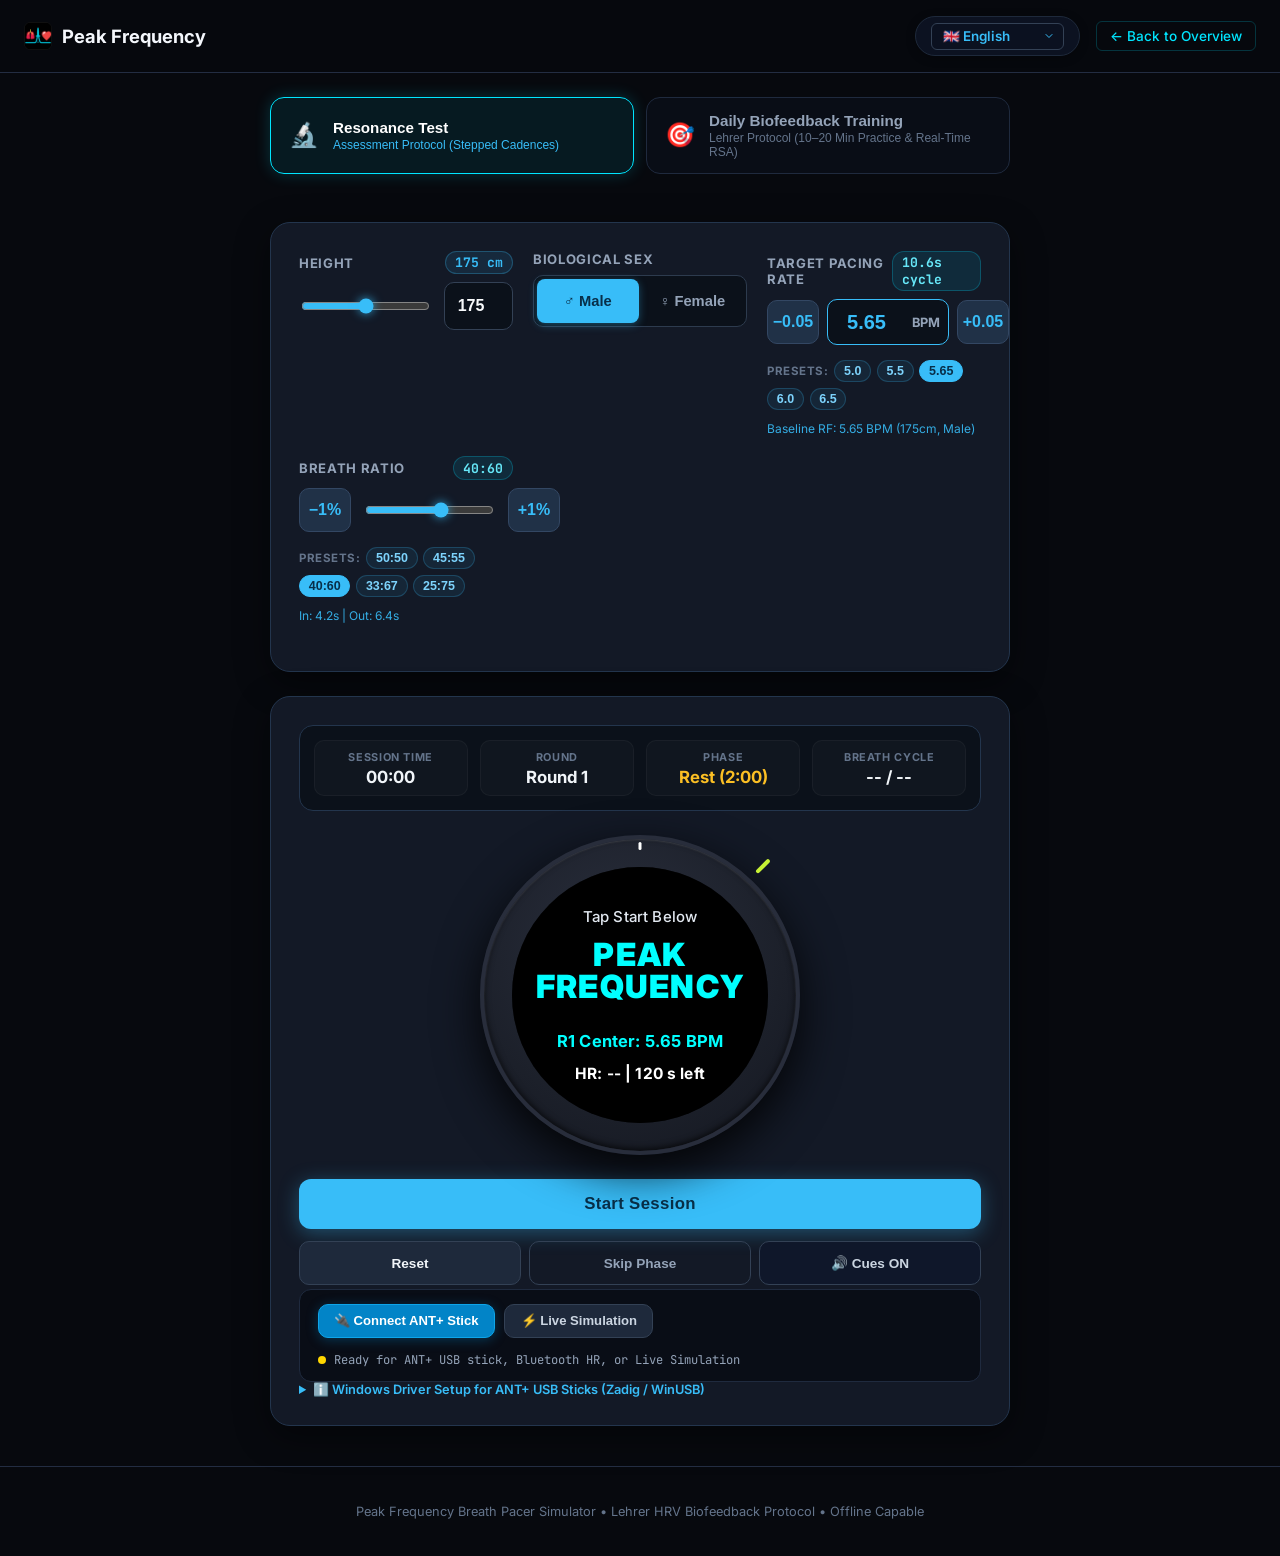
<file: docs/demo.html>
<!DOCTYPE html>
<html lang="en">

<head>
  <meta charset="UTF-8">
  <meta name="viewport" content="width=device-width, initial-scale=1.0">
  <title>Peak Frequency — Standalone Interactive Breath Pacer</title>
  <meta name="description"
    content="Standalone Garmin HRV resonance breath pacer simulator based on the Lehrer Protocol. Calibrate and pace your breathing cadence.">
  <link rel="icon" type="image/png" href="assets/app_icon_512x512.png">

  <link rel="preconnect" href="https://fonts.googleapis.com">
  <link rel="preconnect" href="https://fonts.gstatic.com" crossorigin>
  <link
    href="https://fonts.googleapis.com/css2?family=Inter:wght@300;400;500;600;700;800&family=JetBrains+Mono:wght@400;500;600&display=swap"
    rel="stylesheet">

  <!-- Shared Pacer Component Styles -->
  <link rel="stylesheet" href="assets/pacer.css">

  <style>
    :root {
      --bg-dark: #07090e;
      --bg-surface: #0f141f;
      --bg-card: #151c2c;
      --border-subtle: #232d42;
      --cyan: #00e5ff;
      --cyan-glow: rgba(0, 229, 255, 0.25);
      --amber: #ffaa00;
      --green: #00e676;
    }

    body {
      background-color: var(--bg-dark);
      color: #c3ccdb;
      font-family: 'Inter', -apple-system, BlinkMacSystemFont, "Segoe UI", Roboto, sans-serif;
      margin: 0;
      padding: 0;
      min-height: 100vh;
      display: flex;
      flex-direction: column;
    }

    .standalone-nav {
      display: flex;
      justify-content: space-between;
      align-items: center;
      padding: 1rem 1.5rem;
      border-bottom: 1px solid var(--border-subtle);
      background: rgba(7, 9, 14, 0.9);
      backdrop-filter: blur(10px);
    }

    .brand {
      display: flex;
      align-items: center;
      gap: 0.6rem;
      font-weight: 700;
      font-size: 1.15rem;
      color: #f4f7fc;
      text-decoration: none;
    }

    .brand img {
      width: 28px;
      height: 28px;
      border-radius: 6px;
    }

    .nav-right {
      display: flex;
      align-items: center;
      gap: 1rem;
    }

    .btn-back {
      font-size: 0.85rem;
      font-weight: 500;
      color: var(--cyan);
      text-decoration: none;
      padding: 0.4rem 0.8rem;
      border-radius: 6px;
      border: 1px solid rgba(0, 229, 255, 0.2);
      transition: all 0.2s ease;
    }

    .btn-back:hover {
      background: rgba(0, 229, 255, 0.1);
      border-color: var(--cyan);
    }

    .standalone-footer {
      margin-top: auto;
      text-align: center;
      padding: 1.5rem;
      font-size: 0.8rem;
      color: #64748b;
      border-top: 1px solid var(--border-subtle);
    }
  </style>

  <!-- Connect IQ 14-Locale Translations -->
  <script src="assets/translations.js?v=20261002"></script>
</head>

<body>
  <nav class="standalone-nav">
    <a href="index.html" class="brand">
      <img src="assets/app_icon_512x512.png" alt="Peak Frequency Icon">
      <span>Peak Frequency</span>
    </a>
    <div class="nav-right">
      <div class="demo-lang-selector-bar" style="margin: 0;">
        <select id="demoLangSelect" class="demo-lang-select" aria-label="Select Demo Watch Language">
          <option value="en">🇬🇧 English</option>
          <option value="de">🇩🇪 Deutsch</option>
          <option value="es">🇪🇸 Español</option>
          <option value="fr">🇫🇷 Français</option>
          <option value="it">🇮🇹 Italiano</option>
          <option value="nl">🇳🇱 Nederlands</option>
          <option value="pl">🇵🇱 Polski</option>
          <option value="pt">🇵🇹 Português</option>
          <option value="sv">🇸🇪 Svenska</option>
          <option value="da">🇩🇰 Dansk</option>
          <option value="nb">🇳🇴 Norsk</option>
          <option value="fi">🇫🇮 Suomi</option>
          <option value="cs">🇨🇿 Čeština</option>
          <option value="hu">🇭🇺 Magyar</option>
        </select>
      </div>
      <a href="index.html" class="btn-back">← Back to Overview</a>
    </div>
  </nav>

  <!-- Main Demo Container -->
  <main class="demo-section" style="padding-top: 1.5rem;">
    <div class="demo-container" id="pacerDemoMount">
      <!-- Session Mode Switcher -->
      <div class="session-mode-bar" role="tablist" aria-label="Session Mode">
        <button type="button" class="mode-tab-btn active" id="tabModeTest" role="tab" aria-selected="true">
          <span class="mode-tab-icon">🔬</span>
          <div class="mode-tab-text">
            <strong data-i18n="lbl_mode_test_title">Resonance Test</strong>
            <small data-i18n="lbl_mode_test_sub">Assessment Protocol (Stepped Cadences)</small>
          </div>
        </button>
        <button type="button" class="mode-tab-btn" id="tabModeTrain" role="tab" aria-selected="false">
          <span class="mode-tab-icon">🎯</span>
          <div class="mode-tab-text">
            <strong data-i18n="lbl_mode_train_title">Daily Biofeedback Training</strong>
            <small data-i18n="lbl_mode_train_sub">Lehrer Protocol (10–20 Min Practice &amp; Real-Time RSA)</small>
          </div>
        </button>
      </div>

      <!-- Parameter Setup Card -->
      <div class="demo-card setup-card">
        <!-- Training Duration & Baseline Settings -->
        <div class="training-config-row" id="trainingConfigRow" style="display: none;">
          <div class="training-config-group">
            <span class="config-lbl" data-i18n="lbl_train_duration">Session Duration:</span>
            <div class="segmented-control duration-control" role="group" aria-label="Training Duration">
              <button type="button" class="seg-btn duration-btn" data-min="10">10 Min</button>
              <button type="button" class="seg-btn duration-btn" data-min="15">15 Min</button>
              <button type="button" class="seg-btn duration-btn active" data-min="20">20 Min (Standard)</button>
            </div>
          </div>
          <div class="training-config-group">
            <span class="config-lbl" data-i18n="lbl_baseline_rsa">Baseline RSA (Rest):</span>
            <div class="baseline-control-wrapper">
              <button type="button" class="step-btn" id="baselineMinus" aria-label="Decrease baseline RSA">−1</button>
              <span class="baseline-val-chip" id="baselineValDisplay">10.0 <small>BPM</small></span>
              <button type="button" class="step-btn" id="baselinePlus" aria-label="Increase baseline RSA">+1</button>
              <span class="goal-chip" id="goalTargetDisplay">Target (2×): 20.0 BPM</span>
            </div>
          </div>
        </div>

        <div class="setup-grid">
          <!-- Height Input -->
          <div class="form-group">
            <div class="form-label-row">
              <label for="userHeight" data-i18n="height">Height</label>
              <span class="value-chip" id="heightBadge"><span id="heightVal">175</span> cm</span>
            </div>
            <div class="input-row">
              <input type="range" id="userHeight" min="130" max="220" value="175" class="slider" aria-label="Height in centimeters">
              <input type="number" id="userHeightNum" min="130" max="220" value="175" class="num-input" aria-label="Height number in centimeters">
            </div>
          </div>

          <!-- Sex Input -->
          <div class="form-group">
            <div class="form-label-row">
              <label for="userSex" data-i18n="biological_sex">Biological Sex</label>
            </div>
            <div class="segmented-control" role="group" aria-label="Biological Sex">
              <button type="button" class="seg-btn active" data-val="male" id="sexMaleBtn">♂ Male</button>
              <button type="button" class="seg-btn" data-val="female" id="sexFemaleBtn">♀ Female</button>
            </div>
            <select id="userSex" class="styled-select sr-only" aria-hidden="true" tabindex="-1">
              <option value="male" selected>Male</option>
              <option value="female">Female</option>
            </select>
          </div>

          <!-- Target Cadence Stepper & Presets -->
          <div class="form-group bpm-form-group">
            <div class="form-label-row">
              <label for="targetBpm" data-i18n="target_cadence">Target Pacing Rate</label>
              <span class="value-chip chip-cyan" id="cycleSecHint">10.6s cycle</span>
            </div>
            <div class="bpm-control-row">
              <button type="button" class="step-btn" id="bpmMinus" aria-label="Decrease BPM by 0.05">−0.05</button>
              <div class="bpm-input-wrapper">
                <input type="number" id="targetBpm" min="3.50" max="9.00" step="0.05" value="5.65" class="bpm-input" aria-label="Target BPM">
                <span class="bpm-unit">BPM</span>
              </div>
              <button type="button" class="step-btn" id="bpmPlus" aria-label="Increase BPM by 0.05">+0.05</button>
            </div>
            <div class="presets-row" role="group" aria-label="Quick Cadence Presets">
              <span class="presets-label" data-i18n="presets">Presets:</span>
              <button type="button" class="preset-chip" data-bpm="5.00">5.0</button>
              <button type="button" class="preset-chip" data-bpm="5.50">5.5</button>
              <button type="button" class="preset-chip active" data-bpm="5.65">5.65</button>
              <button type="button" class="preset-chip" data-bpm="6.00">6.0</button>
              <button type="button" class="preset-chip" data-bpm="6.50">6.5</button>
            </div>
            <small class="estimated-tag" id="estimatedTag">Estimated from body metrics</small>
          </div>

          <!-- Breath Ratio Stepper, Slider & Presets (50:50 to 25:75) -->
          <div class="form-group">
            <div class="form-label-row">
              <label for="ratioSlider" data-i18n="ratio_title">Breath Ratio</label>
              <span class="value-chip chip-cyan" id="ratioBadge">40:60</span>
            </div>
            <div class="input-row">
              <button type="button" class="step-btn" id="ratioMinus" aria-label="Decrease inhale percentage by 1">−1%</button>
              <input type="range" id="ratioSlider" min="25" max="50" step="1" value="40" class="slider" aria-label="Inhale percentage from 25 to 50 percent">
              <button type="button" class="step-btn" id="ratioPlus" aria-label="Increase inhale percentage by 1">+1%</button>
            </div>
            <div class="presets-row" role="group" aria-label="Quick Breath Ratio Presets">
              <span class="presets-label" data-i18n="presets">Presets:</span>
              <button type="button" class="preset-chip ratio-preset-chip" data-ratio="50">50:50</button>
              <button type="button" class="preset-chip ratio-preset-chip" data-ratio="45">45:55</button>
              <button type="button" class="preset-chip ratio-preset-chip active" data-ratio="40">40:60</button>
              <button type="button" class="preset-chip ratio-preset-chip" data-ratio="33">33:67</button>
              <button type="button" class="preset-chip ratio-preset-chip" data-ratio="25">25:75</button>
            </div>
            <small class="estimated-tag" id="ratioTimingTag">In: 4.2s | Out: 6.4s</small>
          </div>
        </div>
      </div>

      <!-- Pacer Display Card -->
      <div class="demo-card pacer-card">
        <!-- Session Telemetry -->
        <div class="telemetry-bar">
          <div class="telemetry-item">
            <span class="telemetry-label" data-i18n="telemetry_session_time">SESSION TIME</span>
            <span class="telemetry-val" id="totalTimeDisplay">00:00</span>
          </div>
          <div class="telemetry-item">
            <span class="telemetry-label" data-i18n="telemetry_round">ROUND</span>
            <span class="telemetry-val" id="roundDisplay">Round 1</span>
          </div>
          <div class="telemetry-item">
            <span class="telemetry-label" data-i18n="telemetry_phase">PHASE</span>
            <span class="telemetry-val phase-badge" id="phaseDisplay">Rest (2:00)</span>
          </div>
          <div class="telemetry-item">
            <span class="telemetry-label" data-i18n="telemetry_breath_cycle">BREATH CYCLE</span>
            <span class="telemetry-val" id="cycleDisplay">-- / --</span>
          </div>
        </div>

        <!-- Garmin Smartwatch AMOLED Simulation -->
        <div class="watch-chassis-wrap">
          <div class="watch-bezel" id="watchBezel">
            <div class="bezel-tick bezel-tick-12" title="12 o'clock notch"></div>
            <div class="bezel-tick bezel-tick-start" title="START button accent"></div>

            <div class="watch-screen" id="watchScreen">
              <!-- 5-Tier Content Hierarchy -->
              <div class="watch-hint" id="watchHint">Through nose</div>
              <div class="watch-directive" id="watchDirective">BREATHE IN</div>
              <div class="watch-bar-track" id="watchBarTrack" style="display: none;">
                <div class="watch-bar-fill" id="watchBarFill" style="width: 0%;"></div>
              </div>
              <div class="watch-cadence" id="watchCadence">R1 Center: 5.65 BPM</div>
              <div class="watch-telemetry" id="watchTelemetry">HR: -- | 120 s left</div>
            </div>
          </div>
        </div>

        <!-- Pacer Actions -->
        <div class="pacer-actions">
          <button type="button" class="btn-action-primary" id="btnStartPause">
            <span id="btnStartPauseText">Start Session</span>
          </button>
          <div class="secondary-actions">
            <button type="button" class="btn-secondary" id="btnReset" data-i18n="btn_reset">Reset</button>
            <button type="button" class="btn-outline" id="btnSkipPhase" data-i18n="btn_skip_phase">Skip Phase</button>
            <button type="button" class="btn-icon" id="btnAudioToggle" title="Toggle audio cues">
              <span id="audioIcon">🔊 Cues ON</span>
            </button>
          </div>
        </div>

        <!-- Integrated ANT+ Sensor Bar -->
        <div class="ant-sensor-bar">
          <div class="ant-sensor-actions">
            <button type="button" class="btn-ant-connect" id="btnConnectAnt">
              <span id="btnConnectAntText" data-i18n="ant_btn_connect">🔌 Connect ANT+ Stick</span>
            </button>
            <button type="button" class="btn-ant-simulate" id="btnSimulateAnt">
              <span id="btnSimulateText" data-i18n="ant_btn_simulate">⚡ Live Simulation</span>
            </button>
          </div>
          <div class="ant-sensor-status" id="antStatusContainer">
            <span class="status-indicator" id="antStatusDot"></span>
            <span id="lblAntStatus" class="ant-status-text">ANT+ Status: Ready for ANT+ USB stick or Live Simulation</span>
          </div>
        </div>

        <!-- Windows Zadig / WebUSB Connection Hint (Always Visible) -->
        <div class="ant-setup-hint">
          <details>
            <summary id="driverSetupSummary" data-i18n="ant_driver_setup">ℹ️ Windows Driver Setup for ANT+ USB Sticks (Zadig / WinUSB)</summary>
            <p id="driverSetupDetails">On Windows, ANT+ USB sticks use a locked driver by default. To enable direct WebUSB access in Chrome/Edge, open <a href="https://zadig.akeo.ie/" target="_blank" rel="noopener">Zadig</a>, select <em>Options → List All Devices</em>, select your ANT USB stick, choose <strong>WinUSB</strong> as target driver, and click <em>Replace Driver</em>. (Mac &amp; Linux connect out-of-the-box).</p>
          </details>
        </div>

        <!-- Collapsible Live ANT+ Charts & Biometrics Section (Hidden until connected) -->
        <div class="ant-charts-collapse" id="antChartsCollapse" style="display: none;">
          <!-- Header with Live Badge, Title, and Export Button -->
          <div class="ant-charts-header">
            <div class="ant-title-group">
              <div class="ant-title-row">
                <span class="ant-badge" id="antBadge" data-i18n="ant_badge">ANT+ WebUSB</span>
                <h4 id="antCardHeading" data-i18n="ant_heading">Live ANT+ Monitoring &amp; Superimposed Waveform</h4>
              </div>
              <p class="ant-subtitle" id="antSubtitle" data-i18n="ant_sub">Real-time beat-by-beat RR interval deframing &amp; 0° respiration phase synchrony</p>
            </div>
            <div class="ant-collapse-actions">
              <button type="button" class="btn-ant-export" id="btnExportJsonl" title="Export RR &amp; Respiration Session Log as JSONL">
                <span id="btnExportJsonlText" data-i18n="ant_btn_export">📥 Export JSONL</span>
              </button>
            </div>
          </div>

          <!-- Real-Time Metric Badges (5 Metrics) -->
          <div class="ant-metrics-bar">
            <div class="ant-metric-pill">
              <span class="metric-lbl" id="lblHrTitle" data-i18n="lbl_hr_title">Heart Rate</span>
              <span class="metric-num hr-num" id="valHR">-- <small>BPM</small></span>
            </div>
            <div class="ant-metric-pill">
              <span class="metric-lbl" id="lblRrTitle" data-i18n="lbl_rr_title">RR Interval</span>
              <span class="metric-num rr-num" id="valRR">-- <small>ms</small></span>
            </div>
            <div class="ant-metric-pill">
              <span class="metric-lbl" id="lblRmssdTitle" data-i18n="lbl_rmssd_title">RMSSD</span>
              <span class="metric-num rmssd-num" id="valRMSSD">-- <small>ms</small></span>
            </div>
            <div class="ant-metric-pill">
              <span class="metric-lbl" id="lblPhaseTitle" data-i18n="lbl_phase_title">Phase Coherence</span>
              <span class="metric-num phase-num" id="valPhaseLag">-- <small>ms lag</small></span>
            </div>
            <div class="ant-metric-pill rsa-metric-pill">
              <span class="metric-lbl" id="lblRsaTitle" data-i18n="lbl_rsa_title">Breath RSA (ΔHR)</span>
              <span class="metric-num rsa-num" id="valRSA">-- <small>BPM</small></span>
            </div>
          </div>

          <!-- Primary Biofeedback Grid: Form 1 Cardiotachometer + Form 3 RSA Light-Bar -->
          <div class="biofeedback-primary-grid">
            <!-- Left: Superimposed Cardiotachometer -->
            <div class="graph-container cardiotachometer-container">
              <div class="graph-header">
                <div class="graph-title-row">
                  <span class="graph-icon">📈</span>
                  <h4 id="graphSyncTitle" data-i18n="graph_title_sync">Cardiotachometer &amp; Respiration</h4>
                </div>
                <div class="graph-legend">
                  <span class="legend-item"><span class="legend-line cyan"></span> <span id="legendBreath" data-i18n="legend_breath">Cyan: Respiration</span></span>
                  <span class="legend-item"><span class="legend-line red"></span> <span id="legendRR" data-i18n="legend_rr">Red: Heart Rate (HR)</span></span>
                </div>
              </div>
              <div class="canvas-wrapper">
                <canvas id="syncCanvas" width="520" height="210" class="live-canvas"></canvas>
                <div class="canvas-watermark" id="canvasWatermark">PHASE SYNCHRONY • 0° RESONANCE LOCK</div>
              </div>
            </div>

            <!-- Right: Dynamic RSA Light-Bar Excursion Gauge -->
            <div class="graph-container rsa-lightbar-container">
              <div class="graph-header">
                <div class="graph-title-row">
                  <span class="graph-icon">📶</span>
                  <h4 id="lightbarTitle" data-i18n="lightbar_title">RSA Light-Bar</h4>
                </div>
                <span class="badge-excursion" id="badgeExcursionGoal" data-i18n="lightbar_goal">Goal: 2× Base</span>
              </div>
              <div class="lightbar-gauge-wrapper">
                <canvas id="lightBarCanvas" width="160" height="210" class="lightbar-canvas"></canvas>
                <div class="lightbar-stats">
                  <div class="lb-stat-row"><span class="lb-lbl">Latest ΔHR:</span> <strong id="lbDeltaHrVal" class="lb-val-accent">-- BPM</strong></div>
                  <div class="lb-stat-row"><span class="lb-lbl">Excursion:</span> <strong id="lbExcursionVal">--%</strong></div>
                  <div class="lb-stat-row"><span class="lb-lbl">Max / Min:</span> <span id="lbHrExtremes">-- / --</span></div>
                </div>
              </div>
            </div>
          </div>

          <!-- Form 2: Moving 60-Second Frequency Analysis (FFT Spectrum 0.005–0.40 Hz) -->
          <div class="graph-container fft-spectrum-container">
            <div class="graph-header">
              <div class="graph-title-row">
                <span class="graph-icon">📊</span>
                <h4 id="fftGraphTitle" data-i18n="fft_graph_title">Moving Frequency Analysis (0.005–0.40 Hz FFT)</h4>
                <span class="fft-window-badge">Rolling 60s Window • 1 Hz Update</span>
              </div>
              <div class="graph-legend">
                <span class="legend-item"><span class="legend-box vlf"></span> <span>VLF (0.005–0.04)</span></span>
                <span class="legend-item"><span class="legend-box lf"></span> <span>LF Resonance (0.04–0.15)</span></span>
                <span class="legend-item"><span class="legend-box hf"></span> <span>HF (0.15–0.40)</span></span>
              </div>
            </div>
            <div class="canvas-wrapper">
              <canvas id="fftCanvas" width="700" height="175" class="live-canvas"></canvas>
              <div class="fft-readout-watermark" id="fftReadout">Peak: -- Hz | Resonance Power: -- ms²/Hz</div>
            </div>
          </div>

          <!-- Secondary Multi-Metric Sparklines (HR, RR, RMSSD) -->
          <div class="sparklines-grid">
            <div class="sparkline-card">
              <div class="sparkline-label">
                <span class="sparkline-color hr"></span>
                <span id="sparkHrLabel">Heart Rate (40–160 BPM)</span>
              </div>
              <canvas id="sparkHrCanvas" width="220" height="75" class="spark-canvas"></canvas>
            </div>
            <div class="sparkline-card">
              <div class="sparkline-label">
                <span class="sparkline-color rr"></span>
                <span id="sparkRrLabel">RR Intervals (300–1500 ms)</span>
              </div>
              <canvas id="sparkRrCanvas" width="220" height="75" class="spark-canvas"></canvas>
            </div>
            <div class="sparkline-card">
              <div class="sparkline-label">
                <span class="sparkline-color rmssd"></span>
                <span id="sparkRmssdLabel">RMSSD Vagotonia (0–120 ms)</span>
              </div>
              <canvas id="sparkRmssdCanvas" width="220" height="75" class="spark-canvas"></canvas>
            </div>
          </div>
        </div>
      </div>
    </div>

    <!-- Session Summary Modal (Lehrer Protocol) -->
    <div class="training-summary-modal-backdrop" id="trainingSummaryModal" style="display: none;" role="dialog" aria-modal="true" aria-labelledby="sumTitle">
      <div class="training-summary-card">
        <div class="summary-celebration-icon">🏆</div>
        <h3 id="sumTitle">Training Session Complete!</h3>
        <p class="summary-subtitle" id="sumSubtitle">Lehrer HRV Biofeedback Resonance Practice</p>
        
        <div class="summary-stats-grid">
          <div class="summary-stat-box">
            <span class="sum-lbl">Session Time</span>
            <strong class="sum-val" id="sumDuration">20:00</strong>
          </div>
          <div class="summary-stat-box">
            <span class="sum-lbl">Completed Breaths</span>
            <strong class="sum-val" id="sumBreaths">113</strong>
          </div>
          <div class="summary-stat-box highlight">
            <span class="sum-lbl">Mean RSA Amplitude</span>
            <strong class="sum-val" id="sumAvgDeltaHr">+19.4 BPM</strong>
            <small class="sum-delta" id="sumBaselineDelta">+94% vs Baseline</small>
          </div>
          <div class="summary-stat-box">
            <span class="sum-lbl">Phase Synchrony</span>
            <strong class="sum-val" id="sumPhaseSync">88%</strong>
            <small class="sum-delta">in 0° Phase Lock</small>
          </div>
          <div class="summary-stat-box">
            <span class="sum-lbl">Peak LF Frequency</span>
            <strong class="sum-val" id="sumPeakFreq">0.095 Hz</strong>
            <small class="sum-delta" id="sumTargetDiff">Target: 0.094 Hz</small>
          </div>
          <div class="summary-stat-box">
            <span class="sum-lbl">Resonance Coherence</span>
            <strong class="sum-val" id="sumCoherence">86%</strong>
            <small class="sum-delta">LF Spectral Power</small>
          </div>
        </div>

        <div class="summary-modal-actions">
          <button type="button" class="btn btn-primary" id="btnModalExportJsonl">📥 Export Session JSONL</button>
          <button type="button" class="btn btn-outline" id="btnModalClose">Close</button>
        </div>
      </div>
    </div>
  </main>

  <footer class="standalone-footer">
    <p>Peak Frequency Breath Pacer Simulator • Lehrer HRV Biofeedback Protocol • Offline Capable</p>
  </footer>

  <!-- Reusable Pacer Component Script -->
  <script src="assets/garmin-pacer.js"></script>
  <script src="assets/ant-biometrics.js"></script>

  <script>
    document.addEventListener('DOMContentLoaded', () => {
      'use strict';

      // State
      let sessionMode = 'TEST';
      let roundNumber = 1;
      let currentPhase = 'REST';
      let totalElapsedSec = 0;
      let phaseRemainingSec = 120;
      const PHASE_PACE_SEC = 120;
      let baselineRsaBpm = 10.0;
      let trainingDurationMin = 20;
      let inhaleRatioPct = 40;

      let completedBreathsCount = 0;
      const breathHistory = [];
      let latestBreathDeltaHR = 0.0;
      let latestBreathExcursion = 0.0;

      let currentLang = 'en';
      let s = (window.PEAK_I18N && window.PEAK_I18N['en'] && window.PEAK_I18N['en'].strings) || {};
      let antBiometrics = null;

      // DOM Elements
      const totalTimeDisplay = document.getElementById('totalTimeDisplay');
      const roundDisplay = document.getElementById('roundDisplay');
      const phaseDisplay = document.getElementById('phaseDisplay');
      const cycleDisplay = document.getElementById('cycleDisplay');
      const btnStartPause = document.getElementById('btnStartPause');
      const btnStartPauseText = document.getElementById('btnStartPauseText');
      const btnReset = document.getElementById('btnReset');
      const btnSkipPhase = document.getElementById('btnSkipPhase');
      const btnAudioToggle = document.getElementById('btnAudioToggle');
      const audioIcon = document.getElementById('audioIcon');
      const targetBpmInput = document.getElementById('targetBpm');
      const userHeightSlider = document.getElementById('userHeight');
      const userHeightNum = document.getElementById('userHeightNum');
      const heightValText = document.getElementById('heightVal');
      const sexMaleBtn = document.getElementById('sexMaleBtn');
      const sexFemaleBtn = document.getElementById('sexFemaleBtn');
      const userSexSelect = document.getElementById('userSex');
      const cycleSecHint = document.getElementById('cycleSecHint');
      const estimatedTag = document.getElementById('estimatedTag');
      const presetChips = document.querySelectorAll('.preset-chip[data-bpm]');
      const bpmMinusBtn = document.getElementById('bpmMinus');
      const bpmPlusBtn = document.getElementById('bpmPlus');
      const ratioSlider = document.getElementById('ratioSlider');
      const ratioBadge = document.getElementById('ratioBadge');
      const ratioMinusBtn = document.getElementById('ratioMinus');
      const ratioPlusBtn = document.getElementById('ratioPlus');
      const ratioPresetChips = document.querySelectorAll('.ratio-preset-chip');
      const ratioTimingTag = document.getElementById('ratioTimingTag');
      const tabModeTest = document.getElementById('tabModeTest');
      const tabModeTrain = document.getElementById('tabModeTrain');
      const trainingConfigRow = document.getElementById('trainingConfigRow');
      const durationBtns = document.querySelectorAll('.duration-btn');
      const baselineMinus = document.getElementById('baselineMinus');
      const baselinePlus = document.getElementById('baselinePlus');
      const baselineValDisplay = document.getElementById('baselineValDisplay');
      const goalTargetDisplay = document.getElementById('goalTargetDisplay');
      const badgeExcursionGoal = document.getElementById('badgeExcursionGoal');
      const demoLangSelect = document.getElementById('demoLangSelect');

      // Modal Elements
      const trainingSummaryModal = document.getElementById('trainingSummaryModal');
      const sumDuration = document.getElementById('sumDuration');
      const sumBreaths = document.getElementById('sumBreaths');
      const sumAvgDeltaHr = document.getElementById('sumAvgDeltaHr');
      const sumBaselineDelta = document.getElementById('sumBaselineDelta');
      const sumPhaseSync = document.getElementById('sumPhaseSync');
      const sumPeakFreq = document.getElementById('sumPeakFreq');
      const sumTargetDiff = document.getElementById('sumTargetDiff');
      const sumCoherence = document.getElementById('sumCoherence');
      const btnModalClose = document.getElementById('btnModalClose');
      const btnModalExportJsonl = document.getElementById('btnModalExportJsonl');

      // Initialize Pacer Component
      const pacer = new GarminPacer('#pacerDemoMount', {
        targetBpm: 5.65,
        inhaleRatioPct: inhaleRatioPct,
        sessionMode: 'TEST',
        onTick: (data) => {
          totalElapsedSec = data.totalElapsedSec;
          phaseRemainingSec = data.phaseRemainingSec;
          currentPhase = data.phase;
          roundNumber = data.roundNumber;

          if (totalTimeDisplay) totalTimeDisplay.textContent = PacerEngine.formatMMSS(totalElapsedSec);
          if (phaseDisplay) {
            const pName = (sessionMode === 'TRAIN')
              ? (s.lbl_mode_train_title || 'Training')
              : (currentPhase === 'REST' ? (s.rest_baseline_title || 'Rest') : (s.paced_title || 'Paced'));
            phaseDisplay.textContent = `${pName} (${PacerEngine.formatMMSS(Math.max(0, phaseRemainingSec))})`;
            if (currentPhase === 'PACE') phaseDisplay.classList.add('paced');
            else phaseDisplay.classList.remove('paced');
          }

          if (cycleDisplay) {
            if (sessionMode === 'TRAIN') {
              cycleDisplay.textContent = `Breath ${completedBreathsCount + 1} (${trainingDurationMin}m Practice)`;
            } else if (currentPhase === 'REST') {
              cycleDisplay.textContent = s.free_breathing || s.breathe_naturally || 'Resting';
            } else {
              const cycleWord = s.cycle_prefix || 'Breath';
              const bpm = parseFloat(targetBpmInput.value) || 5.65;
              const cycleDur = 60.0 / bpm;
              const totalC = Math.max(1, Math.floor(PHASE_PACE_SEC / cycleDur));
              const elapsedInPhase = (PHASE_PACE_SEC - phaseRemainingSec);
              const curC = Math.min(totalC, Math.floor(elapsedInPhase / cycleDur) + 1);
              cycleDisplay.textContent = `${cycleWord} ${curC} / ${totalC}`;
            }
          }

          if (antBiometrics) antBiometrics.calculateFftSpectrum();
        },
        onPhaseChange: (data) => {
          roundNumber = data.roundNumber;
          currentPhase = data.phase;
          const rPrefix = s.round_prefix ? `${s.round_prefix} ` : 'Round ';
          if (roundDisplay) roundDisplay.textContent = `${rPrefix}${roundNumber}`;
        },
        onBreathCycle: () => {
          if (antBiometrics) {
            const targetGoal = baselineRsaBpm * 2.0;
            const delta = Math.max(0, (antBiometrics.pacer ? antBiometrics.pacer.engine.breathMaxHR : 0) - (antBiometrics.pacer ? antBiometrics.pacer.engine.breathMinHR : 0));
            latestBreathDeltaHR = delta;
            latestBreathExcursion = Math.round((delta / targetGoal) * 100);
            completedBreathsCount++;

            breathHistory.push({
              breathIndex: completedBreathsCount,
              minHR: antBiometrics.pacer ? antBiometrics.pacer.engine.breathMinHR : 0,
              maxHR: antBiometrics.pacer ? antBiometrics.pacer.engine.breathMaxHR : 0,
              deltaHR: delta,
              phaseLagMs: antBiometrics.currentPhaseLagMs,
              excursionPct: latestBreathExcursion
            });

            antBiometrics.latestBreathExcursion = latestBreathExcursion;
            if (antBiometrics.dom.valRSA) {
              antBiometrics.dom.valRSA.innerHTML = `+${delta.toFixed(1)} <small>BPM</small>`;
              antBiometrics.dom.valRSA.style.color = delta >= targetGoal ? '#00ff66' : '#00e5ff';
            }
            if (antBiometrics.dom.lbDeltaHrVal) antBiometrics.dom.lbDeltaHrVal.textContent = `+${delta.toFixed(1)} BPM`;
            if (antBiometrics.dom.lbExcursionVal) {
              antBiometrics.dom.lbExcursionVal.textContent = `${latestBreathExcursion}%`;
              antBiometrics.dom.lbExcursionVal.style.color = latestBreathExcursion >= 100 ? '#00ff66' : '#00e5ff';
            }
            if (antBiometrics.dom.lbHrExtremes && antBiometrics.pacer) {
              antBiometrics.dom.lbHrExtremes.textContent = `${antBiometrics.pacer.engine.breathMaxHR} / ${antBiometrics.pacer.engine.breathMinHR} BPM`;
            }
          }
        },
        onSessionComplete: () => {
          completeTrainingSession();
        }
      });

      // Initialize ANT+ Biometrics Controller
      if (typeof AntBiometricsController !== 'undefined') {
        antBiometrics = new AntBiometricsController({
          pacer: pacer,
          container: document,
          baselineRsaBpm: baselineRsaBpm
        });
      }

      function updateRatioTimingTag() {
        const bpm = parseFloat(targetBpmInput ? targetBpmInput.value : 5.65) || 5.65;
        const cycleSec = 60.0 / bpm;
        const inSec = cycleSec * (inhaleRatioPct / 100.0);
        const outSec = cycleSec - inSec;
        const inLbl = s.in_label || 'In';
        const outLbl = s.out_label || 'Out';
        if (ratioTimingTag) {
          ratioTimingTag.textContent = `${inLbl}: ${inSec.toFixed(1)}s | ${outLbl}: ${outSec.toFixed(1)}s`;
        }
      }

      function setInhaleRatioPct(pctVal, syncSlider) {
        inhaleRatioPct = Math.max(25, Math.min(50, Math.round(parseInt(pctVal, 10) || 40)));
        if (syncSlider && ratioSlider) ratioSlider.value = String(inhaleRatioPct);
        if (ratioBadge) ratioBadge.textContent = `${inhaleRatioPct}:${100 - inhaleRatioPct}`;
        if (typeof pacer.setInhaleRatioPct === 'function') pacer.setInhaleRatioPct(inhaleRatioPct);
        ratioPresetChips.forEach(chip => {
          chip.classList.toggle('active', parseInt(chip.dataset.ratio, 10) === inhaleRatioPct);
        });
        updateRatioTimingTag();
      }

      // Functions
      function setTargetCadence(bpmVal, updateInputs) {
        const bpm = Math.max(3.50, Math.min(9.00, parseFloat(bpmVal) || 5.65));
        if (updateInputs && targetBpmInput) {
          targetBpmInput.value = bpm.toFixed(2);
        }
        pacer.setTargetBpm(bpm);
        if (cycleSecHint) {
          const dur = (60.0 / bpm).toFixed(1);
          const cycleWord = s.cycle_prefix ? s.cycle_prefix.toLowerCase() : 'cycle';
          cycleSecHint.textContent = `${dur}s ${cycleWord}`;
        }
        presetChips.forEach(chip => {
          chip.classList.toggle('active', Math.abs(parseFloat(chip.dataset.bpm) - bpm) < 0.01);
        });
        updateRatioTimingTag();
      }

      function updateEstimate(autoApply = true) {
        const h = parseFloat(userHeightSlider.value);
        const sVal = userSexSelect.value;
        if (heightValText) heightValText.textContent = h;
        if (userHeightNum) userHeightNum.value = h;

        const estBpm = PacerEngine.calculateEstimatedBpm(h, sVal);
        const sSex = (sVal === 'female') ? (s.female || 'Female') : (s.male || 'Male');
        const baseTxt = s.baseline_rf || 'Estimated';
        const unitTxt = s.bpm_unit || 'BPM';
        if (estimatedTag) estimatedTag.textContent = `${baseTxt}: ${estBpm} ${unitTxt} (${h}cm, ${sSex})`;

        if (autoApply) {
          setTargetCadence(estBpm, true);
        }
      }

      function setSex(sexVal) {
        userSexSelect.value = sexVal;
        if (sexVal === 'male') {
          sexMaleBtn.classList.add('active');
          sexFemaleBtn.classList.remove('active');
        } else {
          sexFemaleBtn.classList.add('active');
          sexMaleBtn.classList.remove('active');
        }
        updateEstimate(true);
      }

      function updateBaselineDisplay() {
        if (baselineValDisplay) baselineValDisplay.textContent = `${baselineRsaBpm.toFixed(1)} BPM`;
        if (goalTargetDisplay) goalTargetDisplay.textContent = `Target (2×): ${(baselineRsaBpm * 2.0).toFixed(1)} BPM`;
        if (badgeExcursionGoal) badgeExcursionGoal.textContent = `Goal: ${(baselineRsaBpm * 2.0).toFixed(0)} BPM (2× Base)`;
        if (antBiometrics) antBiometrics.baselineRsaBpm = baselineRsaBpm;
      }

      function setSessionMode(mode) {
        if (sessionMode === mode) return;
        sessionMode = mode;
        if (sessionMode === 'TRAIN') {
          tabModeTrain.classList.add('active');
          tabModeTrain.setAttribute('aria-selected', 'true');
          tabModeTest.classList.remove('active');
          tabModeTest.setAttribute('aria-selected', 'false');
          if (trainingConfigRow) trainingConfigRow.style.display = 'flex';
          if (btnSkipPhase) btnSkipPhase.textContent = s.btn_finish_session || 'Finish Practice';
        } else {
          tabModeTest.classList.add('active');
          tabModeTest.setAttribute('aria-selected', 'true');
          tabModeTrain.classList.remove('active');
          tabModeTrain.setAttribute('aria-selected', 'false');
          if (trainingConfigRow) trainingConfigRow.style.display = 'none';
          if (btnSkipPhase) btnSkipPhase.textContent = s.btn_skip_phase || 'Skip Phase';
        }
        pacer.setSessionMode(mode);
        resetSession();
      }

      function resetSession() {
        pacer.reset();
        btnStartPause.classList.remove('paused');
        if (btnStartPauseText) btnStartPauseText.textContent = s.start_begin ? s.start_begin.replace(/[\[\]]/g, '') : 'Start Session';
        if (roundDisplay) roundDisplay.textContent = `${s.round_prefix ? s.round_prefix + ' ' : 'Round '}1`;
        if (totalTimeDisplay) totalTimeDisplay.textContent = '00:00';
        if (phaseDisplay) phaseDisplay.textContent = sessionMode === 'TRAIN' ? `Daily Practice (${trainingDurationMin}:00)` : 'Rest (2:00)';
        completedBreathsCount = 0;
        breathHistory.length = 0;
        latestBreathDeltaHR = 0.0;
        latestBreathExcursion = 0.0;

        if (antBiometrics) {
          if (antBiometrics.dom.valRSA) antBiometrics.dom.valRSA.innerHTML = '-- <small>BPM</small>';
          if (antBiometrics.dom.lbDeltaHrVal) antBiometrics.dom.lbDeltaHrVal.textContent = '-- BPM';
          if (antBiometrics.dom.lbExcursionVal) antBiometrics.dom.lbExcursionVal.textContent = '--%';
          if (antBiometrics.dom.lbHrExtremes) antBiometrics.dom.lbHrExtremes.textContent = '-- / --';
          antBiometrics.lightBarAnimExcursion = 0.0;
          antBiometrics.lightBarPeakHoldVal = 0.0;
        }
        if (trainingSummaryModal) trainingSummaryModal.style.display = 'none';
      }

      function completeTrainingSession() {
        pacer.pause();
        btnStartPause.classList.remove('paused');
        if (btnStartPauseText) btnStartPauseText.textContent = s.start_begin ? s.start_begin.replace(/[\[\]]/g, '') : 'Start Session';

        let sumDelta = 0, validBreaths = 0;
        for (let i = 0; i < breathHistory.length; i++) {
          if (breathHistory[i].deltaHR > 0) {
            sumDelta += breathHistory[i].deltaHR;
            validBreaths++;
          }
        }
        const avgDelta = validBreaths > 0 ? (sumDelta / validBreaths) : (latestBreathDeltaHR || 18.0);
        const baselineInc = Math.round(((avgDelta - baselineRsaBpm) / baselineRsaBpm) * 100);
        const phaseSyncPct = antBiometrics && antBiometrics.currentPhaseDeg <= 25 ? Math.min(96, Math.max(78, Math.round(antBiometrics.lfPowerRatio * 100))) : Math.max(50, Math.round((antBiometrics ? antBiometrics.lfPowerRatio : 0.8) * 85));

        if (sumDuration) sumDuration.textContent = `${trainingDurationMin}:00`;
        if (sumBreaths) sumBreaths.textContent = completedBreathsCount || Math.round(trainingDurationMin * (parseFloat(targetBpmInput.value) || 5.65));
        if (sumAvgDeltaHr) sumAvgDeltaHr.textContent = `+${avgDelta.toFixed(1)} BPM`;
        if (sumBaselineDelta) {
          const sign = baselineInc >= 0 ? '+' : '';
          sumBaselineDelta.textContent = `${sign}${baselineInc}% vs Baseline (${baselineRsaBpm.toFixed(1)} BPM)`;
        }
        if (sumPhaseSync) sumPhaseSync.textContent = `${phaseSyncPct}%`;
        if (sumPeakFreq) {
          const peakF = antBiometrics && antBiometrics.peakSpectralFreq > 0 ? antBiometrics.peakSpectralFreq : ((parseFloat(targetBpmInput.value) || 5.65) / 60.0);
          sumPeakFreq.textContent = `${peakF.toFixed(3)} Hz (${(peakF * 60.0).toFixed(1)} BPM)`;
        }
        if (sumTargetDiff) {
          const targetBpm = parseFloat(targetBpmInput.value) || 5.65;
          const peakBpm = (antBiometrics && antBiometrics.peakSpectralFreq > 0 ? antBiometrics.peakSpectralFreq : (targetBpm / 60.0)) * 60.0;
          const diff = Math.abs(peakBpm - targetBpm);
          sumTargetDiff.textContent = `Δ ${diff.toFixed(2)} BPM from Target`;
        }
        if (sumCoherence) {
          const coh = Math.round((antBiometrics ? antBiometrics.lfPowerRatio : 0.86) * 100);
          sumCoherence.textContent = `${coh}% LF Ratio`;
        }
        if (trainingSummaryModal) trainingSummaryModal.style.display = 'flex';
      }

      // Event Bindings
      userHeightSlider.addEventListener('input', () => updateEstimate(true));
      userHeightNum.addEventListener('input', () => {
        const val = parseFloat(userHeightNum.value);
        if (!isNaN(val)) {
          userHeightSlider.value = Math.max(130, Math.min(220, val));
          updateEstimate(true);
        }
      });

      sexMaleBtn.addEventListener('click', () => setSex('male'));
      sexFemaleBtn.addEventListener('click', () => setSex('female'));

      if (bpmMinusBtn) {
        bpmMinusBtn.addEventListener('click', () => {
          const val = (parseFloat(targetBpmInput.value) || 5.65) - 0.05;
          setTargetCadence(val, true);
          pacer.triggerHaptic(15);
        });
      }
      if (bpmPlusBtn) {
        bpmPlusBtn.addEventListener('click', () => {
          const val = (parseFloat(targetBpmInput.value) || 5.65) + 0.05;
          setTargetCadence(val, true);
          pacer.triggerHaptic(15);
        });
      }

      targetBpmInput.addEventListener('input', () => {
        const val = parseFloat(targetBpmInput.value);
        if (!isNaN(val)) setTargetCadence(val, false);
      });
      targetBpmInput.addEventListener('change', () => {
        setTargetCadence(targetBpmInput.value, true);
      });

      presetChips.forEach(chip => {
        chip.addEventListener('click', () => {
          setTargetCadence(chip.dataset.bpm, true);
          pacer.triggerHaptic(20);
        });
      });

      if (ratioMinusBtn) {
        ratioMinusBtn.addEventListener('click', () => {
          setInhaleRatioPct(inhaleRatioPct - 1, true);
          pacer.triggerHaptic(15);
        });
      }
      if (ratioPlusBtn) {
        ratioPlusBtn.addEventListener('click', () => {
          setInhaleRatioPct(inhaleRatioPct + 1, true);
          pacer.triggerHaptic(15);
        });
      }
      if (ratioSlider) {
        ratioSlider.addEventListener('input', () => {
          setInhaleRatioPct(ratioSlider.value, false);
        });
      }
      ratioPresetChips.forEach(chip => {
        chip.addEventListener('click', () => {
          setInhaleRatioPct(chip.dataset.ratio, true);
          pacer.triggerHaptic(20);
        });
      });

      btnStartPause.addEventListener('click', () => {
        if (pacer.isRunning) {
          pacer.pause();
          btnStartPause.classList.remove('paused');
          btnStartPauseText.textContent = s.start_continue ? s.start_continue.replace(/[\[\]]/g, '') : 'Resume Session';
        } else {
          pacer.start();
          btnStartPause.classList.add('paused');
          btnStartPauseText.textContent = s.session_paused || 'Pause Session';
          if (antBiometrics) antBiometrics.ensureAnimLoop();
        }
      });

      btnReset.addEventListener('click', resetSession);
      btnSkipPhase.addEventListener('click', () => pacer.advancePhase());

      btnAudioToggle.addEventListener('click', () => {
        const on = pacer.toggleAudio();
        audioIcon.textContent = on ? `🔊 ${s.sound_on || 'Cues ON'}` : `🔇 ${s.sound_off || 'Cues Muted'}`;
      });

      tabModeTest.addEventListener('click', () => setSessionMode('TEST'));
      tabModeTrain.addEventListener('click', () => setSessionMode('TRAIN'));

      durationBtns.forEach(btn => {
        btn.addEventListener('click', () => {
          durationBtns.forEach(b => b.classList.remove('active'));
          btn.classList.add('active');
          trainingDurationMin = parseInt(btn.dataset.min, 10) || 20;
          pacer.engine.trainingDurationMin = trainingDurationMin;
          pacer.engine.trainingRemainingSec = trainingDurationMin * 60;
          if (sessionMode === 'TRAIN') {
            phaseRemainingSec = pacer.engine.trainingRemainingSec;
            pacer.renderWatch();
          }
          pacer.triggerHaptic(20);
        });
      });

      if (baselineMinus) {
        baselineMinus.addEventListener('click', () => {
          baselineRsaBpm = Math.max(3.0, baselineRsaBpm - 0.5);
          updateBaselineDisplay();
          pacer.triggerHaptic(15);
        });
      }
      if (baselinePlus) {
        baselinePlus.addEventListener('click', () => {
          baselineRsaBpm = Math.min(30.0, baselineRsaBpm + 0.5);
          updateBaselineDisplay();
          pacer.triggerHaptic(15);
        });
      }

      if (btnModalClose) {
        btnModalClose.addEventListener('click', () => {
          if (trainingSummaryModal) trainingSummaryModal.style.display = 'none';
          resetSession();
        });
      }
      if (btnModalExportJsonl) {
        btnModalExportJsonl.addEventListener('click', () => {
          if (antBiometrics) antBiometrics.exportJsonl();
        });
      }

      // Declarative i18n
      function applyLang(lang) {
        if (!window.PEAK_I18N || !window.PEAK_I18N[lang]) lang = 'en';
        currentLang = lang;
        try { localStorage.setItem('peakfrequency_lang', lang); } catch (e) {}
        document.documentElement.lang = lang;
        if (demoLangSelect && demoLangSelect.value !== lang) demoLangSelect.value = lang;

        s = (window.PEAK_I18N && window.PEAK_I18N[lang] && window.PEAK_I18N[lang].strings) || {};
        pacer.setLanguage(lang, s);

        document.querySelectorAll('[data-i18n]').forEach(el => {
          const k = el.getAttribute('data-i18n');
          if (s[k]) {
            if (el.tagName === 'INPUT' && (el.type === 'button' || el.type === 'submit')) {
              el.value = s[k];
            } else {
              el.innerHTML = s[k];
            }
          }
        });

        if (sexMaleBtn) sexMaleBtn.textContent = `♂ ${s.male || 'Male'}`;
        if (sexFemaleBtn) sexFemaleBtn.textContent = `♀ ${s.female || 'Female'}`;
        if (userSexSelect && userSexSelect.options.length >= 2) {
          userSexSelect.options[0].text = s.male || 'Male';
          userSexSelect.options[1].text = s.female || 'Female';
        }

        const d10Btn = document.querySelector('.duration-btn[data-min="10"]');
        const d15Btn = document.querySelector('.duration-btn[data-min="15"]');
        const d20Btn = document.querySelector('.duration-btn[data-min="20"]');
        if (d10Btn && s.btn_duration_10) d10Btn.textContent = s.btn_duration_10;
        if (d15Btn && s.btn_duration_15) d15Btn.textContent = s.btn_duration_15;
        if (d20Btn && s.btn_duration_20) d20Btn.textContent = s.btn_duration_20;

        if (goalTargetDisplay) goalTargetDisplay.textContent = `${s.goal_target_prefix || 'Target (2×):'} ${(baselineRsaBpm * 2.0).toFixed(1)} BPM`;
        if (badgeExcursionGoal) badgeExcursionGoal.textContent = `${s.lightbar_goal || 'Goal: 2× Base'}`;

        updateEstimate(false);
        updateRatioTimingTag();
        if (antBiometrics) antBiometrics.renderVisuals();
      }

      if (demoLangSelect) {
        demoLangSelect.addEventListener('change', (e) => applyLang(e.target.value));
      }

      let savedLang = 'en';
      try {
        savedLang = localStorage.getItem('peakfrequency_lang') ||
          (navigator.language ? navigator.language.slice(0, 2).toLowerCase() : 'en');
      } catch (e) {}
      if (!window.PEAK_I18N || !window.PEAK_I18N[savedLang]) savedLang = 'en';

      applyLang(savedLang);
    });
  </script>
</body>

</html>
</file>
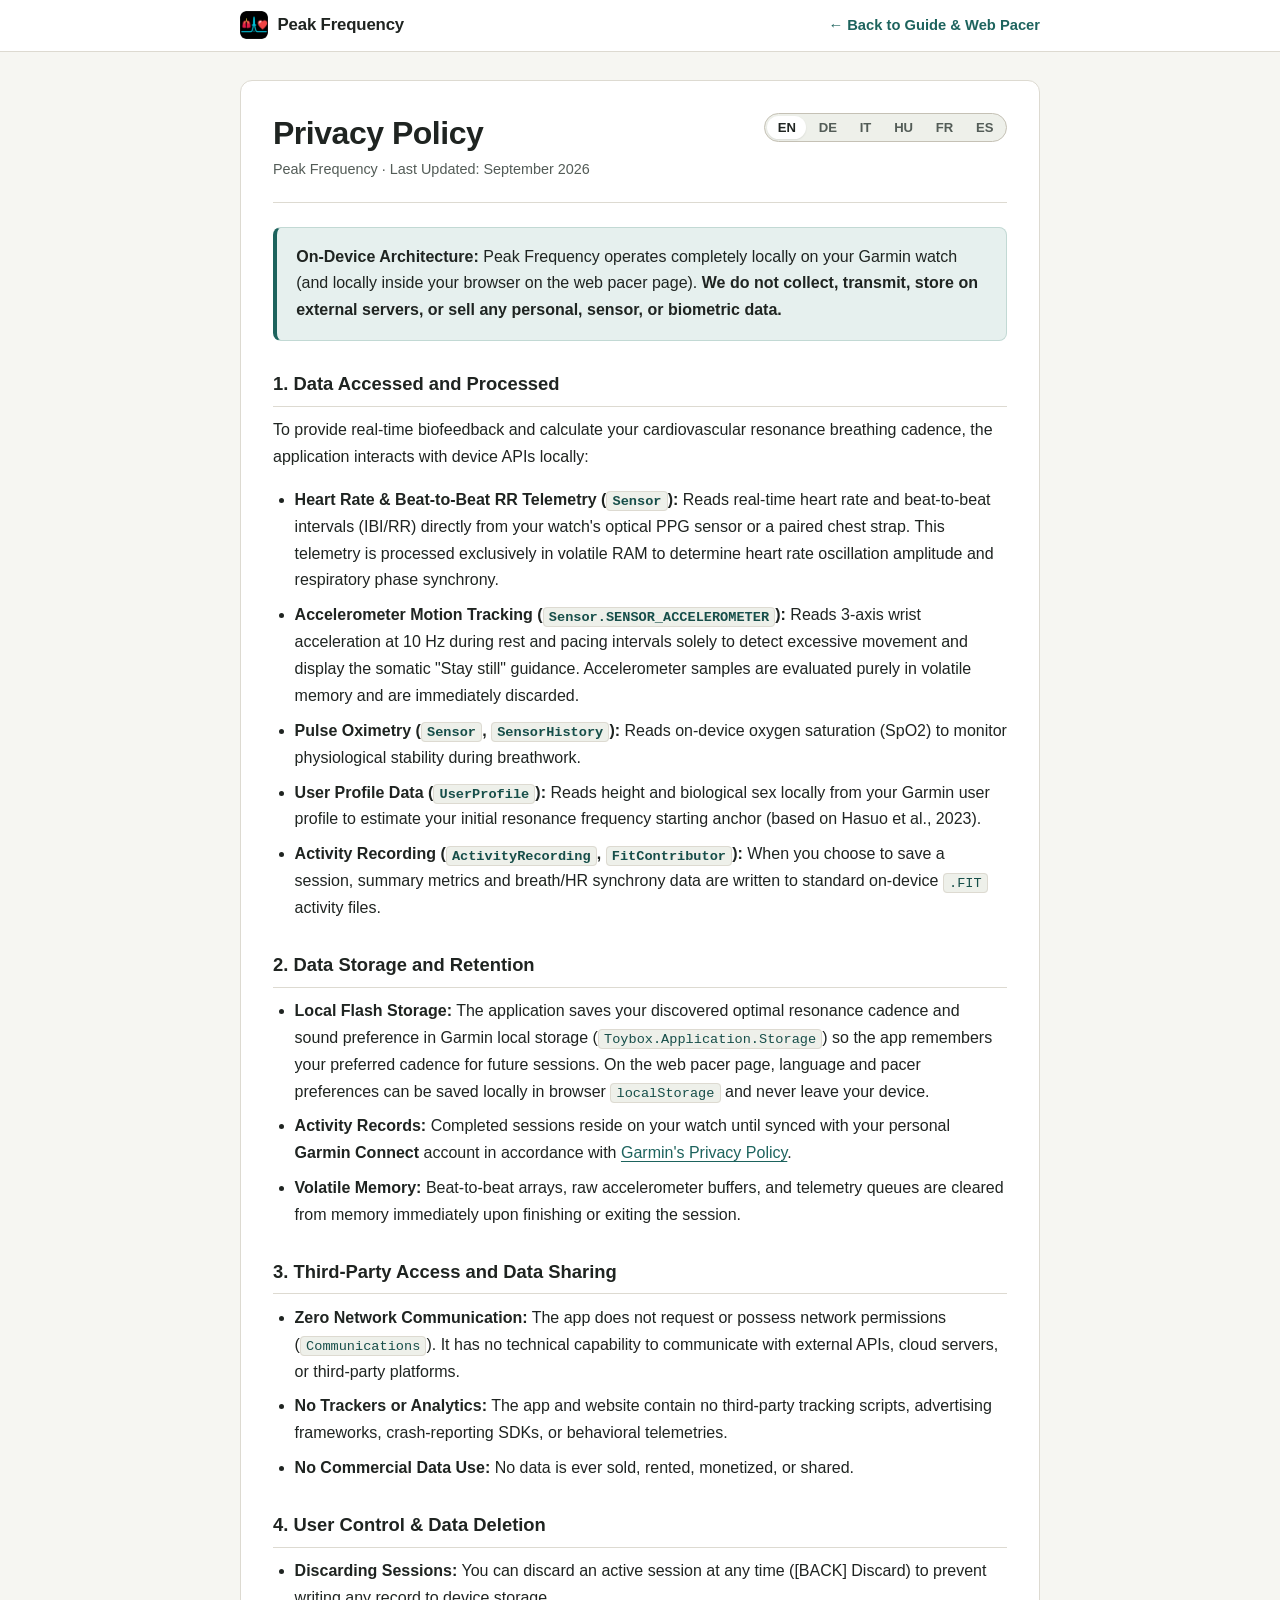
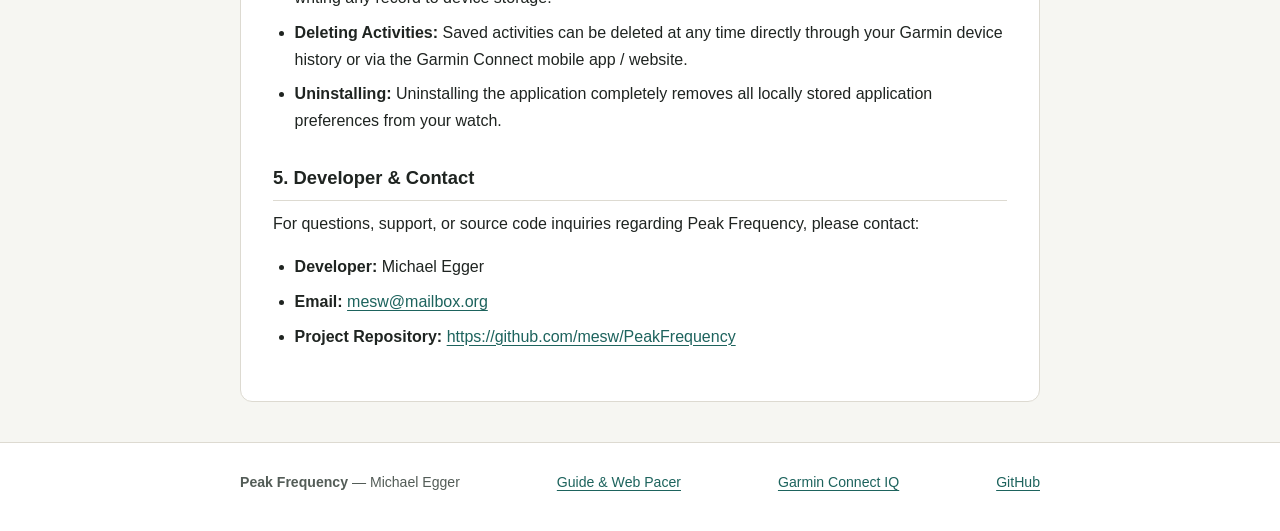
<file: docs/privacy_policy.html>
<!DOCTYPE html>
<html lang="en">
<head>
  <meta charset="UTF-8">
  <meta name="viewport" content="width=device-width, initial-scale=1.0">
  <title>Privacy Policy — Peak Frequency</title>
  <link rel="icon" type="image/png" href="assets/app_icon_512x512.png">
  <style>
    :root {
      --bg: #f6f6f2;
      --surface: #ffffff;
      --surface-soft: #eef0ea;
      --border: #dddad1;
      --border-strong: #c5c1b5;
      --ink: #1f2421;
      --ink-muted: #535c57;
      --accent: #1d635d;
      --accent-hover: #164e49;
      --accent-soft: #e6f0ee;
      --radius: 12px;
      --radius-sm: 8px;
      --measure: 840px;
      --font-sans: -apple-system, BlinkMacSystemFont, "Segoe UI", Roboto, "Helvetica Neue", Arial, sans-serif;
      --font-mono: ui-monospace, "SFMono-Regular", Menlo, Consolas, monospace;
    }

    *, *::before, *::after {
      box-sizing: border-box;
    }

    html {
      color: var(--ink);
      background: var(--bg);
      font-family: var(--font-sans);
      font-size: 16px;
      line-height: 1.68;
      -webkit-text-size-adjust: 100%;
    }

    body {
      margin: 0;
      padding: 0;
    }

    a {
      color: var(--accent);
      text-underline-offset: 3px;
    }

    a:hover {
      color: var(--accent-hover);
    }

    :focus-visible {
      outline: 2px solid var(--accent);
      outline-offset: 2px;
    }

    .skip-link {
      position: absolute;
      left: -9999px;
      top: 0;
      background: var(--accent);
      color: #ffffff;
      padding: 0.55rem 0.95rem;
      font-weight: 600;
      z-index: 200;
      border-radius: 0 0 var(--radius-sm) 0;
      text-decoration: none;
    }

    .skip-link:focus {
      left: 0;
    }

    .site-header {
      background: rgba(255, 255, 255, 0.94);
      border-bottom: 1px solid var(--border);
      position: sticky;
      top: 0;
      z-index: 40;
      backdrop-filter: blur(8px);
    }

    .header-inner {
      max-width: var(--measure);
      margin: 0 auto;
      padding: 0.7rem 1.25rem;
      display: flex;
      align-items: center;
      justify-content: space-between;
      gap: 1rem;
      flex-wrap: wrap;
    }

    .brand {
      display: inline-flex;
      align-items: center;
      gap: 0.6rem;
      text-decoration: none;
      color: var(--ink);
      font-weight: 700;
      font-size: 1.05rem;
      letter-spacing: -0.01em;
    }

    .brand img {
      width: 28px;
      height: 28px;
      border-radius: 6px;
      display: block;
    }

    .back-link {
      font-size: 0.92rem;
      font-weight: 600;
      text-decoration: none;
    }

    .container {
      max-width: var(--measure);
      margin: 1.75rem auto 2.5rem auto;
      padding: 0 1.25rem;
    }

    .policy-card {
      background: var(--surface);
      border: 1px solid var(--border);
      border-radius: var(--radius);
      padding: 2rem;
    }

    .policy-header {
      border-bottom: 1px solid var(--border);
      padding-bottom: 1.25rem;
      margin-bottom: 1.5rem;
      display: flex;
      flex-direction: column;
      gap: 1rem;
    }

    .header-top {
      display: flex;
      justify-content: space-between;
      align-items: flex-start;
      flex-wrap: wrap;
      gap: 1rem;
    }

    .lang-switcher {
      display: inline-flex;
      gap: 2px;
      flex-wrap: wrap;
      border: 1px solid var(--border-strong);
      border-radius: 999px;
      background: var(--surface-soft);
      padding: 2px;
    }

    .lang-btn {
      background: transparent;
      color: var(--ink-muted);
      border: none;
      padding: 0.25rem 0.65rem;
      border-radius: 999px;
      font-family: inherit;
      font-size: 0.82rem;
      font-weight: 600;
      cursor: pointer;
      transition: background-color 0.15s ease, color 0.15s ease;
    }

    .lang-btn:hover {
      color: var(--ink);
    }

    .lang-btn.active {
      background: var(--surface);
      color: var(--ink);
      box-shadow: 0 1px 2px rgba(0, 0, 0, 0.08);
    }

    h1 {
      color: var(--ink);
      font-size: clamp(1.55rem, 3vw, 2rem);
      font-weight: 700;
      line-height: 1.25;
      letter-spacing: -0.015em;
      margin: 0 0 0.3rem 0;
    }

    .updated-date {
      color: var(--ink-muted);
      font-size: 0.9rem;
    }

    h2 {
      color: var(--ink);
      font-size: 1.15rem;
      margin: 1.75rem 0 0.65rem 0;
      border-bottom: 1px solid var(--border);
      padding-bottom: 0.35rem;
    }

    p {
      margin: 0 0 1rem 0;
    }

    ul {
      margin: 0 0 1.15rem 0;
      padding-left: 1.35rem;
    }

    li {
      margin-bottom: 0.5rem;
    }

    code {
      font-family: var(--font-mono);
      font-size: 0.85em;
      background: var(--surface-soft);
      border: 1px solid var(--border);
      padding: 0.12em 0.38em;
      border-radius: 4px;
      color: var(--accent-hover);
    }

    .callout {
      background: var(--accent-soft);
      border: 1px solid #c2d9d4;
      border-left: 4px solid var(--accent);
      padding: 1rem 1.2rem;
      margin-bottom: 1.5rem;
      border-radius: var(--radius-sm);
    }

    .lang-section {
      display: none;
    }

    .lang-section.active {
      display: block;
    }

    footer {
      border-top: 1px solid var(--border);
      background: var(--surface);
      padding: 1.75rem 0 2.25rem 0;
      font-size: 0.88rem;
      color: var(--ink-muted);
    }

    .footer-inner {
      max-width: var(--measure);
      margin: 0 auto;
      padding: 0 1.25rem;
      display: flex;
      justify-content: space-between;
      flex-wrap: wrap;
      gap: 0.65rem 1.25rem;
    }

    @media (max-width: 600px) {
      .policy-card {
        padding: 1.35rem 1.1rem;
      }
    }
  </style>
</head>
<body>
  <a class="skip-link" href="#policy-main">Skip to content</a>

  <header class="site-header">
    <div class="header-inner">
      <a class="brand" href="index.html">
        <img src="assets/app_icon_512x512.png" alt="Peak Frequency icon">
        <span>Peak Frequency</span>
      </a>
      <a class="back-link" href="index.html">← Back to Guide &amp; Web Pacer</a>
    </div>
  </header>

  <main id="policy-main" class="container">
    <div class="policy-card">
      <div class="policy-header">
        <div class="header-top">
          <div>
            <h1 id="page-title">Privacy Policy</h1>
            <div class="updated-date" id="page-date">Peak Frequency · Last Updated: September 2026</div>
          </div>
          <div class="lang-switcher" role="group" aria-label="Select Language">
            <button type="button" class="lang-btn active" data-lang="en" aria-pressed="true">EN</button>
            <button type="button" class="lang-btn" data-lang="de" aria-pressed="false">DE</button>
            <button type="button" class="lang-btn" data-lang="it" aria-pressed="false">IT</button>
            <button type="button" class="lang-btn" data-lang="hu" aria-pressed="false">HU</button>
            <button type="button" class="lang-btn" data-lang="fr" aria-pressed="false">FR</button>
            <button type="button" class="lang-btn" data-lang="es" aria-pressed="false">ES</button>
          </div>
        </div>
      </div>

      <!-- ==================== ENGLISH ==================== -->
      <div id="lang-en" class="lang-section active">
        <div class="callout">
          <strong>On-Device Architecture:</strong> Peak Frequency operates completely locally on your Garmin watch (and locally inside your browser on the web pacer page). <strong>We do not collect, transmit, store on external servers, or sell any personal, sensor, or biometric data.</strong>
        </div>

        <section>
          <h2>1. Data Accessed and Processed</h2>
          <p>To provide real-time biofeedback and calculate your cardiovascular resonance breathing cadence, the application interacts with device APIs locally:</p>
          <ul>
            <li><strong>Heart Rate &amp; Beat-to-Beat RR Telemetry (<code>Sensor</code>):</strong> Reads real-time heart rate and beat-to-beat intervals (IBI/RR) directly from your watch's optical PPG sensor or a paired chest strap. This telemetry is processed exclusively in volatile RAM to determine heart rate oscillation amplitude and respiratory phase synchrony.</li>
            <li><strong>Accelerometer Motion Tracking (<code>Sensor.SENSOR_ACCELEROMETER</code>):</strong> Reads 3-axis wrist acceleration at 10 Hz during rest and pacing intervals solely to detect excessive movement and display the somatic "Stay still" guidance. Accelerometer samples are evaluated purely in volatile memory and are immediately discarded.</li>
            <li><strong>Pulse Oximetry (<code>Sensor</code>, <code>SensorHistory</code>):</strong> Reads on-device oxygen saturation (SpO2) to monitor physiological stability during breathwork.</li>
            <li><strong>User Profile Data (<code>UserProfile</code>):</strong> Reads height and biological sex locally from your Garmin user profile to estimate your initial resonance frequency starting anchor (based on Hasuo et al., 2023).</li>
            <li><strong>Activity Recording (<code>ActivityRecording</code>, <code>FitContributor</code>):</strong> When you choose to save a session, summary metrics and breath/HR synchrony data are written to standard on-device <code>.FIT</code> activity files.</li>
          </ul>
        </section>

        <section>
          <h2>2. Data Storage and Retention</h2>
          <ul>
            <li><strong>Local Flash Storage:</strong> The application saves your discovered optimal resonance cadence and sound preference in Garmin local storage (<code>Toybox.Application.Storage</code>) so the app remembers your preferred cadence for future sessions. On the web pacer page, language and pacer preferences can be saved locally in browser <code>localStorage</code> and never leave your device.</li>
            <li><strong>Activity Records:</strong> Completed sessions reside on your watch until synced with your personal <strong>Garmin Connect</strong> account in accordance with <a href="https://www.garmin.com/privacy/" target="_blank" rel="noopener noreferrer">Garmin's Privacy Policy</a>.</li>
            <li><strong>Volatile Memory:</strong> Beat-to-beat arrays, raw accelerometer buffers, and telemetry queues are cleared from memory immediately upon finishing or exiting the session.</li>
          </ul>
        </section>

        <section>
          <h2>3. Third-Party Access and Data Sharing</h2>
          <ul>
            <li><strong>Zero Network Communication:</strong> The app does not request or possess network permissions (<code>Communications</code>). It has no technical capability to communicate with external APIs, cloud servers, or third-party platforms.</li>
            <li><strong>No Trackers or Analytics:</strong> The app and website contain no third-party tracking scripts, advertising frameworks, crash-reporting SDKs, or behavioral telemetries.</li>
            <li><strong>No Commercial Data Use:</strong> No data is ever sold, rented, monetized, or shared.</li>
          </ul>
        </section>

        <section>
          <h2>4. User Control &amp; Data Deletion</h2>
          <ul>
            <li><strong>Discarding Sessions:</strong> You can discard an active session at any time ([BACK] Discard) to prevent writing any record to device storage.</li>
            <li><strong>Deleting Activities:</strong> Saved activities can be deleted at any time directly through your Garmin device history or via the Garmin Connect mobile app / website.</li>
            <li><strong>Uninstalling:</strong> Uninstalling the application completely removes all locally stored application preferences from your watch.</li>
          </ul>
        </section>

        <section>
          <h2>5. Developer &amp; Contact</h2>
          <p>For questions, support, or source code inquiries regarding Peak Frequency, please contact:</p>
          <ul>
            <li><strong>Developer:</strong> Michael Egger</li>
            <li><strong>Email:</strong> <a href="mailto:mesw@mailbox.org">mesw@mailbox.org</a></li>
            <li><strong>Project Repository:</strong> <a href="https://github.com/mesw/PeakFrequency" target="_blank" rel="noopener noreferrer">https://github.com/mesw/PeakFrequency</a></li>
          </ul>
        </section>
      </div>

      <!-- ==================== GERMAN ==================== -->
      <div id="lang-de" class="lang-section">
        <div class="callout">
          <strong>Lokale Ausführung auf der Uhr:</strong> Peak Frequency läuft vollständig lokal auf deiner Garmin-Uhr (und lokal im Browser auf der Web-Pacer-Seite). <strong>Wir erfassen, übertragen, speichern auf externen Servern oder verkaufen zu keinem Zeitpunkt persönliche Daten, Sensordaten oder biometrische Werte.</strong>
        </div>

        <section>
          <h2>1. Verarbeitete Daten</h2>
          <p>Um Herzfrequenzvariabilitäts-Biofeedback in Echtzeit bereitzustellen und deine persönliche Resonanzfrequenz zu ermitteln, nutzt die Anwendung lokale Schnittstellen:</p>
          <ul>
            <li><strong>Herzfrequenz &amp; Schlag-zu-Schlag-Intervalle (<code>Sensor</code>):</strong> Liest Herzfrequenz und RR-Intervalle (IBI) live vom optischen Sensor oder gekoppelten Brustgurt ein. Die Daten werden ausschließlich im flüchtigen RAM verarbeitet, um die Schwingungsamplitude und Phasensynchronie zu berechnen.</li>
            <li><strong>Beschleunigungssensor (<code>Sensor.SENSOR_ACCELEROMETER</code>):</strong> Erfasst die 3D-Handgelenksbewegung mit 10 Hz während der Ruhe- und Taktphasen, um Bewegung zu erkennen und den Hinweis „Ruhig sitzen“ einzublenden. Die Werte werden nur im flüchtigen Speicher verarbeitet und nicht dauerhaft gespeichert.</li>
            <li><strong>Pulsoximetrie (<code>Sensor</code>, <code>SensorHistory</code>):</strong> Liest die Sauerstoffsättigung (SpO2) lokal aus, um physiologische Stabilität während der Atemübung anzuzeigen.</li>
            <li><strong>Benutzerprofil (<code>UserProfile</code>):</strong> Liest Körpergröße und biologisches Geschlecht lokal aus deinem Garmin-Profil, um die individuelle Startfrequenz zu berechnen (nach Hasuo et al., 2023).</li>
            <li><strong>Aktivitätsaufzeichnung (<code>ActivityRecording</code>, <code>FitContributor</code>):</strong> Wenn du die Aktivität speicherst, werden Zusammenfassungen und Atemkurven in die standardmäßige <code>.FIT</code>-Aktivitätsdatei auf der Uhr geschrieben.</li>
          </ul>
        </section>

        <section>
          <h2>2. Speicherung und Aufbewahrung</h2>
          <ul>
            <li><strong>Lokaler Flash-Speicher:</strong> Die App speichert deine ermittelte Resonanzkadenz und Toneinstellungen im internen App-Speicher (<code>Toybox.Application.Storage</code>), damit deine Kadenz für die nächste Sitzung erhalten bleibt. Auf der Website werden Sprache und Pacer-Einstellungen nur lokal im <code>localStorage</code> deines Browsers gespeichert.</li>
            <li><strong>Aktivitätsprotokolle:</strong> Gespeicherte Trainings verbleiben auf der Uhr, bis du sie über dein persönliches <strong>Garmin Connect</strong>-Konto synchronisierst (gemäß <a href="https://www.garmin.com/de-DE/privacy/global/" target="_blank" rel="noopener noreferrer">Garmins Datenschutzrichtlinie</a>).</li>
            <li><strong>Flüchtiger Speicher:</strong> Live-Sensordaten und Zwischenpuffer werden sofort nach Beenden der Sitzung vollständig aus dem Arbeitsspeicher gelöscht.</li>
          </ul>
        </section>

        <section>
          <h2>3. Drittanbieter und Weitergabe</h2>
          <ul>
            <li><strong>Keine Internetverbindung:</strong> Die App fordert keine Netzwerkberechtigung an (<code>Communications</code>). Es besteht technisch keine Möglichkeit, mit externen Servern oder APIs zu kommunizieren.</li>
            <li><strong>Keine Tracker oder Werbedienste:</strong> Es sind keinerlei Analyseskripte, Werbe-SDKs oder Tracking-Dienste integriert.</li>
            <li><strong>Keine kommerzielle Datennutzung:</strong> Es werden niemals Daten verkauft, vermietet oder weitergegeben.</li>
          </ul>
        </section>

        <section>
          <h2>4. Kontrolle und Löschung</h2>
          <ul>
            <li><strong>Verwerfen:</strong> Eine laufende Sitzung kann jederzeit mit [BACK] verworfen werden, ohne dass Daten auf der Uhr gespeichert werden.</li>
            <li><strong>Löschen:</strong> Gespeicherte Aktivitäten können direkt auf der Uhr oder über Garmin Connect jederzeit gelöscht werden.</li>
            <li><strong>Deinstallation:</strong> Bei der Deinstallation werden alle lokal gespeicherten Einstellungen restlos von der Uhr entfernt.</li>
          </ul>
        </section>

        <section>
          <h2>5. Entwickler &amp; Kontakt</h2>
          <p>Bei Fragen, Feedback oder Anfragen zum Projekt wende dich an:</p>
          <ul>
            <li><strong>Entwickler:</strong> Michael Egger</li>
            <li><strong>E-Mail:</strong> <a href="mailto:mesw@mailbox.org">mesw@mailbox.org</a></li>
            <li><strong>Quellcode-Repository:</strong> <a href="https://github.com/mesw/PeakFrequency" target="_blank" rel="noopener noreferrer">https://github.com/mesw/PeakFrequency</a></li>
          </ul>
        </section>
      </div>

      <!-- ==================== ITALIAN ==================== -->
      <div id="lang-it" class="lang-section">
        <div class="callout">
          <strong>Architettura Locale su Dispositivo:</strong> Peak Frequency opera esclusivamente sul tuo orologio Garmin. <strong>Non raccogliamo, trasmettiamo, memorizziamo su server esterni né vendiamo dati personali o biometrici.</strong>
        </div>

        <section>
          <h2>1. Dati Trattati</h2>
          <ul>
            <li><strong>Frequenza Cardiaca e Intervalli RR (<code>Sensor</code>):</strong> Elabora la frequenza cardiaca e gli intervalli battito-battito (IBI/RR) esclusivamente nella memoria RAM per calcolare l'ampiezza di oscillazione e la risonanza respiratoria.</li>
            <li><strong>Accelerometro (<code>Sensor.SENSOR_ACCELEROMETER</code>):</strong> Rileva il movimento del polso a 10 Hz durante le fasi di riposo e guida al respiro per mostrare il suggerimento «Resta fermo». I dati non vengono mai salvati.</li>
            <li><strong>Profilo Utente (<code>UserProfile</code>):</strong> Accede localmente ad altezza e sesso per determinare la cadenza respiratoria di partenza ideale.</li>
            <li><strong>Registrazione Attività (<code>FitContributor</code>):</strong> Scrive il riassunto dell'allenamento nel file standard <code>.FIT</code> dell'orologio solo se confermi il salvataggio.</li>
          </ul>
        </section>

        <section>
          <h2>2. Connessioni e Terze Parti</h2>
          <p>L'applicazione non dispone dell'autorizzazione di rete (<code>Communications</code>). Non comunica con internet, non include tracker pubblicitari o strumenti di profilazione.</p>
        </section>

        <section>
          <h2>3. Contatto</h2>
          <p>Per informazioni: Michael Egger — <a href="mailto:mesw@mailbox.org">mesw@mailbox.org</a></p>
        </section>
      </div>

      <!-- ==================== HUNGARIAN ==================== -->
      <div id="lang-hu" class="lang-section">
        <div class="callout">
          <strong>Eszközön Belüli Működés:</strong> A Peak Frequency teljes mértékben az órádon működik. <strong>Nem gyűjtünk, nem továbbítunk külső szerverekre, és nem értékesítünk semmilyen személyes vagy biometrikus adatot.</strong>
        </div>

        <section>
          <h2>1. Kezelt Adatok</h2>
          <ul>
            <li><strong>Pulzus és RR-intervallumok (<code>Sensor</code>):</strong> Valós idejű pulzus- és szívverésközök feldolgozása a memóriában (RAM) a rezonanciafrekvencia kiszámításához.</li>
            <li><strong>Gyorsulásmérő (<code>Sensor.SENSOR_ACCELEROMETER</code>):</strong> Csuklómozgás érzékelése nyugalmi és légzési fázisokban a „Maradj nyugton” jelzés megjelenítéséhez. Az adatok nem kerülnek mentésre.</li>
            <li><strong>Felhasználói Profil (<code>UserProfile</code>):</strong> Testmagasság és biológiai nem helyi leolvasása a kezdő légzésritmus kiszámításához.</li>
            <li><strong>Edzés Mentése (<code>FitContributor</code>):</strong> A mérés összefoglaló adatai kizárólag a helyi <code>.FIT</code> fájlba kerülnek mentésre jóváhagyás esetén.</li>
          </ul>
        </section>

        <section>
          <h2>2. Hálózati Kapcsolat és Adatvédelem</h2>
          <p>Az alkalmazás nem használ hálózati hozzáférést (<code>Communications</code>). Nincsenek reklámok, követőkódok vagy külső szerverek.</p>
        </section>

        <section>
          <h2>3. Kapcsolat</h2>
          <p>Kapcsolat: Michael Egger — <a href="mailto:mesw@mailbox.org">mesw@mailbox.org</a></p>
        </section>
      </div>

      <!-- ==================== FRENCH ==================== -->
      <div id="lang-fr" class="lang-section">
        <div class="callout">
          <strong>Traitement Local sur la Montre :</strong> Peak Frequency fonctionne entièrement sur votre montre Garmin. <strong>Aucune donnée personnelle, biométrique ou de capteur n'est collectée, transmise à des serveurs externes ou vendue.</strong>
        </div>

        <section>
          <h2>1. Données Utilisées</h2>
          <ul>
            <li><strong>Fréquence Cardiaque &amp; Intervalles RR (<code>Sensor</code>):</strong> Mesure en mémoire vive (RAM) pour calculer la résonance cardiorespiratoire en temps réel.</li>
            <li><strong>Accéléromètre (<code>Sensor.SENSOR_ACCELEROMETER</code>):</strong> Détection des mouvements du poignet à 10 Hz pour afficher l'indication « Reste immobile ». Les données sont immédiatement effacées.</li>
            <li><strong>Profil Utilisateur (<code>UserProfile</code>):</strong> Lecture locale de la taille et du sexe pour calculer la cadence initiale personnalisée.</li>
            <li><strong>Enregistrement FIT (<code>FitContributor</code>):</strong> Écriture dans le fichier d'activité <code>.FIT</code> sur la montre uniquement si vous validez l'enregistrement.</li>
          </ul>
        </section>

        <section>
          <h2>2. Zéro Connexion Réseau</h2>
          <p>L'application ne demande aucune autorisation réseau (<code>Communications</code>). Elle ne communique avec aucun serveur et ne contient aucun traceur.</p>
        </section>

        <section>
          <h2>3. Contact</h2>
          <p>Développeur : Michael Egger — <a href="mailto:mesw@mailbox.org">mesw@mailbox.org</a></p>
        </section>
      </div>

      <!-- ==================== SPANISH ==================== -->
      <div id="lang-es" class="lang-section">
        <div class="callout">
          <strong>Procesamiento Local en el Reloj:</strong> Peak Frequency funciona exclusivamente en tu reloj Garmin. <strong>No recopilamos, transmitimos, almacenamos en servidores externos ni vendemos ningún dato personal o biométrico.</strong>
        </div>

        <section>
          <h2>1. Datos Tratados</h2>
          <ul>
            <li><strong>Frecuencia Cardíaca e Intervalos RR (<code>Sensor</code>):</strong> Procesamiento en memoria volátil (RAM) para evaluar la amplitud de oscilación y la sincronía respiratoria.</li>
            <li><strong>Acelerómetro (<code>Sensor.SENSOR_ACCELEROMETER</code>):</strong> Detección de movimiento a 10 Hz para emitir el aviso «Quédate quieto» en fases de reposo y ritmo. Los datos no se almacenan.</li>
            <li><strong>Perfil de Usuario (<code>UserProfile</code>):</strong> Lectura local de altura y sexo para calcular la cadencia respiratoria óptima inicial.</li>
            <li><strong>Archivo de Actividad (<code>FitContributor</code>):</strong> Registro en el archivo <code>.FIT</code> local del reloj solo si decides guardar la sesión.</li>
          </ul>
        </section>

        <section>
          <h2>2. Sin Conexión a Internet</h2>
          <p>La aplicación no cuenta con permisos de red (<code>Communications</code>). Carece de capacidad para conectarse a servidores externos y no incluye rastreadores ni publicidad.</p>
        </section>

        <section>
          <h2>3. Contacto</h2>
          <p>Desarrollador: Michael Egger — <a href="mailto:mesw@mailbox.org">mesw@mailbox.org</a></p>
        </section>
      </div>
    </div>
  </main>

  <footer>
    <div class="footer-inner">
      <span><strong>Peak Frequency</strong> — Michael Egger</span>
      <a href="index.html">Guide &amp; Web Pacer</a>
      <a href="https://apps.garmin.com/apps/174cda32-a42a-43b4-8b07-658ddda48d92?tid=0" target="_blank" rel="noopener noreferrer">Garmin Connect IQ</a>
      <a href="https://github.com/mesw/PeakFrequency" target="_blank" rel="noopener noreferrer">GitHub</a>
    </div>
  </footer>

  <script>
    (function () {
      'use strict';
      var langButtons = document.querySelectorAll('.lang-btn');
      var langSections = document.querySelectorAll('.lang-section');
      var titles = {
        en: 'Privacy Policy',
        de: 'Datenschutzerklärung',
        it: 'Informativa sulla Privacy',
        hu: 'Adatvédelmi Nyilatkozat',
        fr: 'Politique de Confidentialité',
        es: 'Política de Privacidad'
      };
      var pageTitle = document.getElementById('page-title');

      function setLanguage(lang) {
        if (!document.getElementById('lang-' + lang)) lang = 'en';
        document.documentElement.lang = lang;
        if (pageTitle && titles[lang]) pageTitle.textContent = titles[lang];
        langButtons.forEach(function (btn) {
          var isActive = btn.dataset.lang === lang;
          btn.classList.toggle('active', isActive);
          btn.setAttribute('aria-pressed', isActive ? 'true' : 'false');
        });
        langSections.forEach(function (section) {
          section.classList.toggle('active', section.id === 'lang-' + lang);
        });
        try {
          localStorage.setItem('peakfrequency_privacy_lang', lang);
        } catch (e) {}
      }

      langButtons.forEach(function (btn) {
        btn.addEventListener('click', function () {
          setLanguage(btn.dataset.lang);
        });
      });

      try {
        var q = new URLSearchParams(window.location.search).get('lang');
        var saved = localStorage.getItem('peakfrequency_privacy_lang') || localStorage.getItem('peakfrequency_lang');
        var browserLang = (navigator.language || 'en').slice(0, 2).toLowerCase();
        var initial = (q && document.getElementById('lang-' + q)) ? q
          : (saved && document.getElementById('lang-' + saved)) ? saved
          : (document.getElementById('lang-' + browserLang) ? browserLang : 'en');
        setLanguage(initial);
      } catch (e) {}
    })();
  </script>
</body>
</html>
</file>
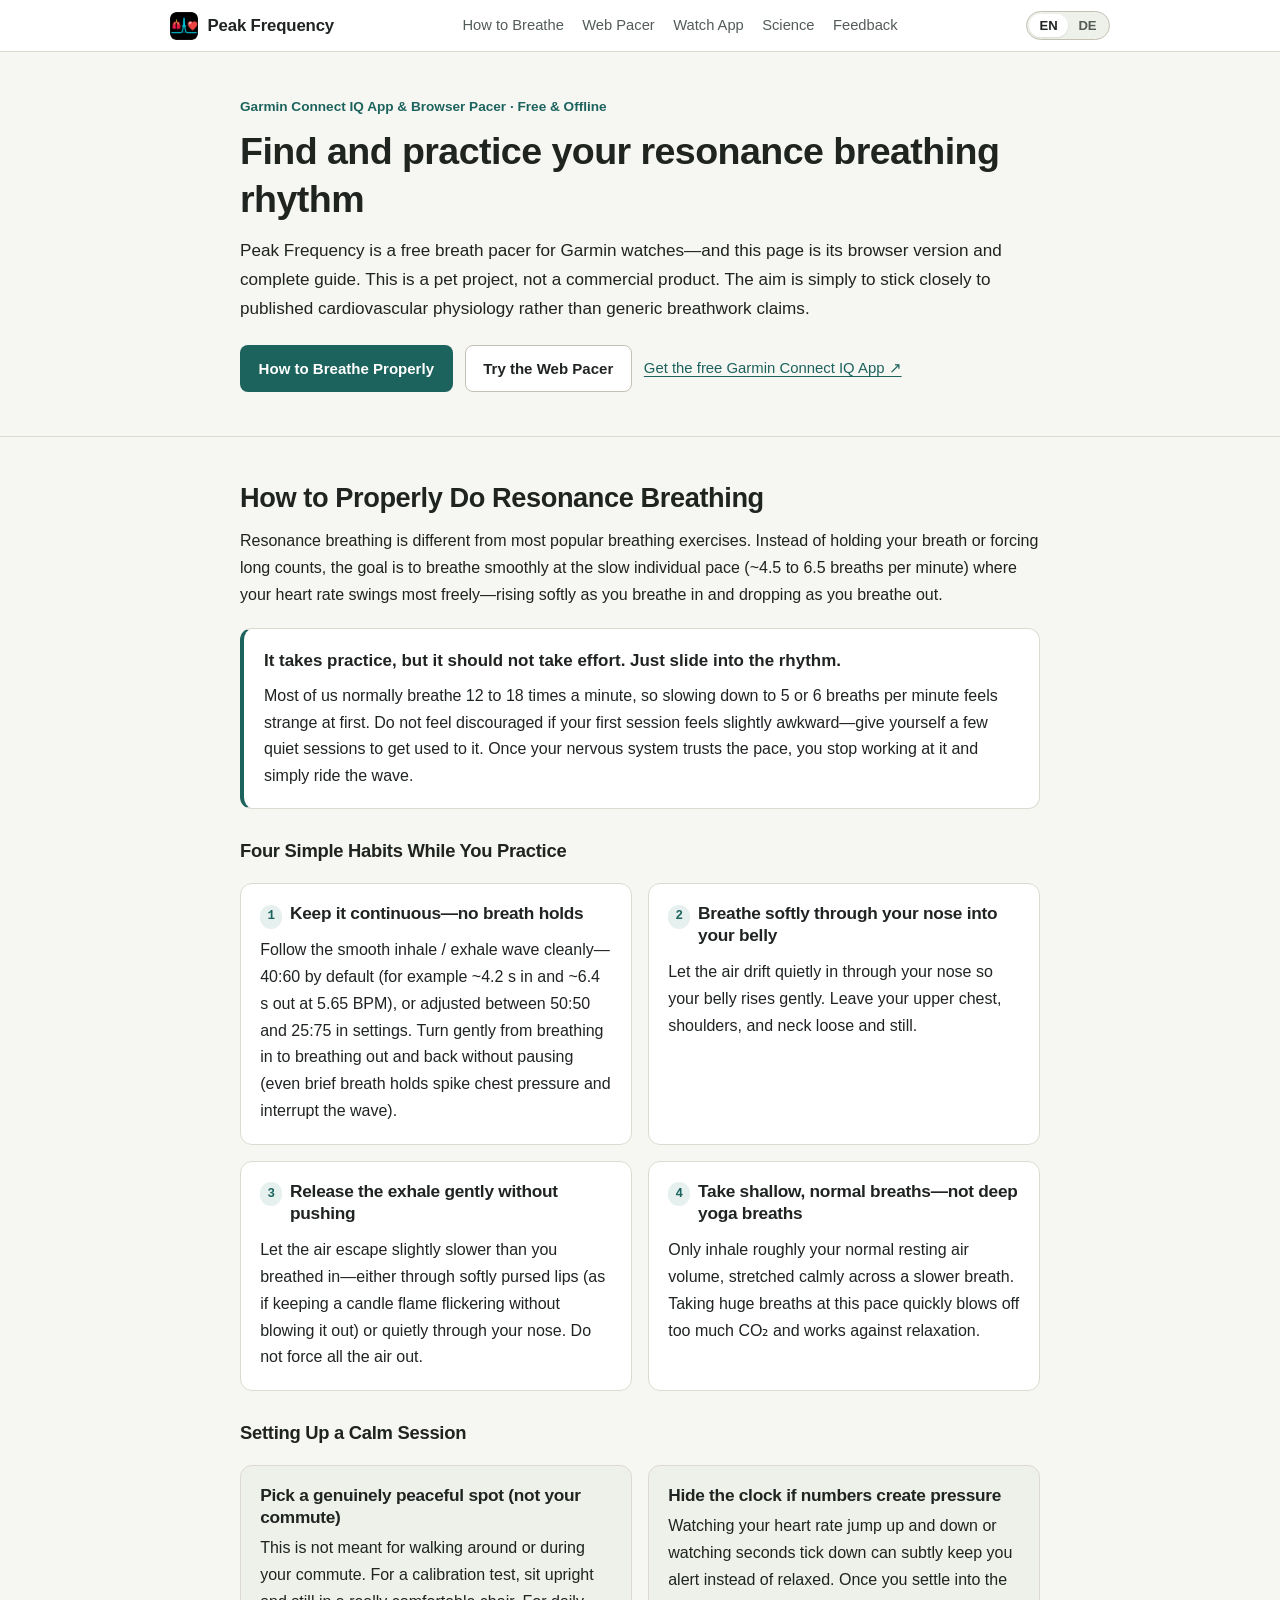
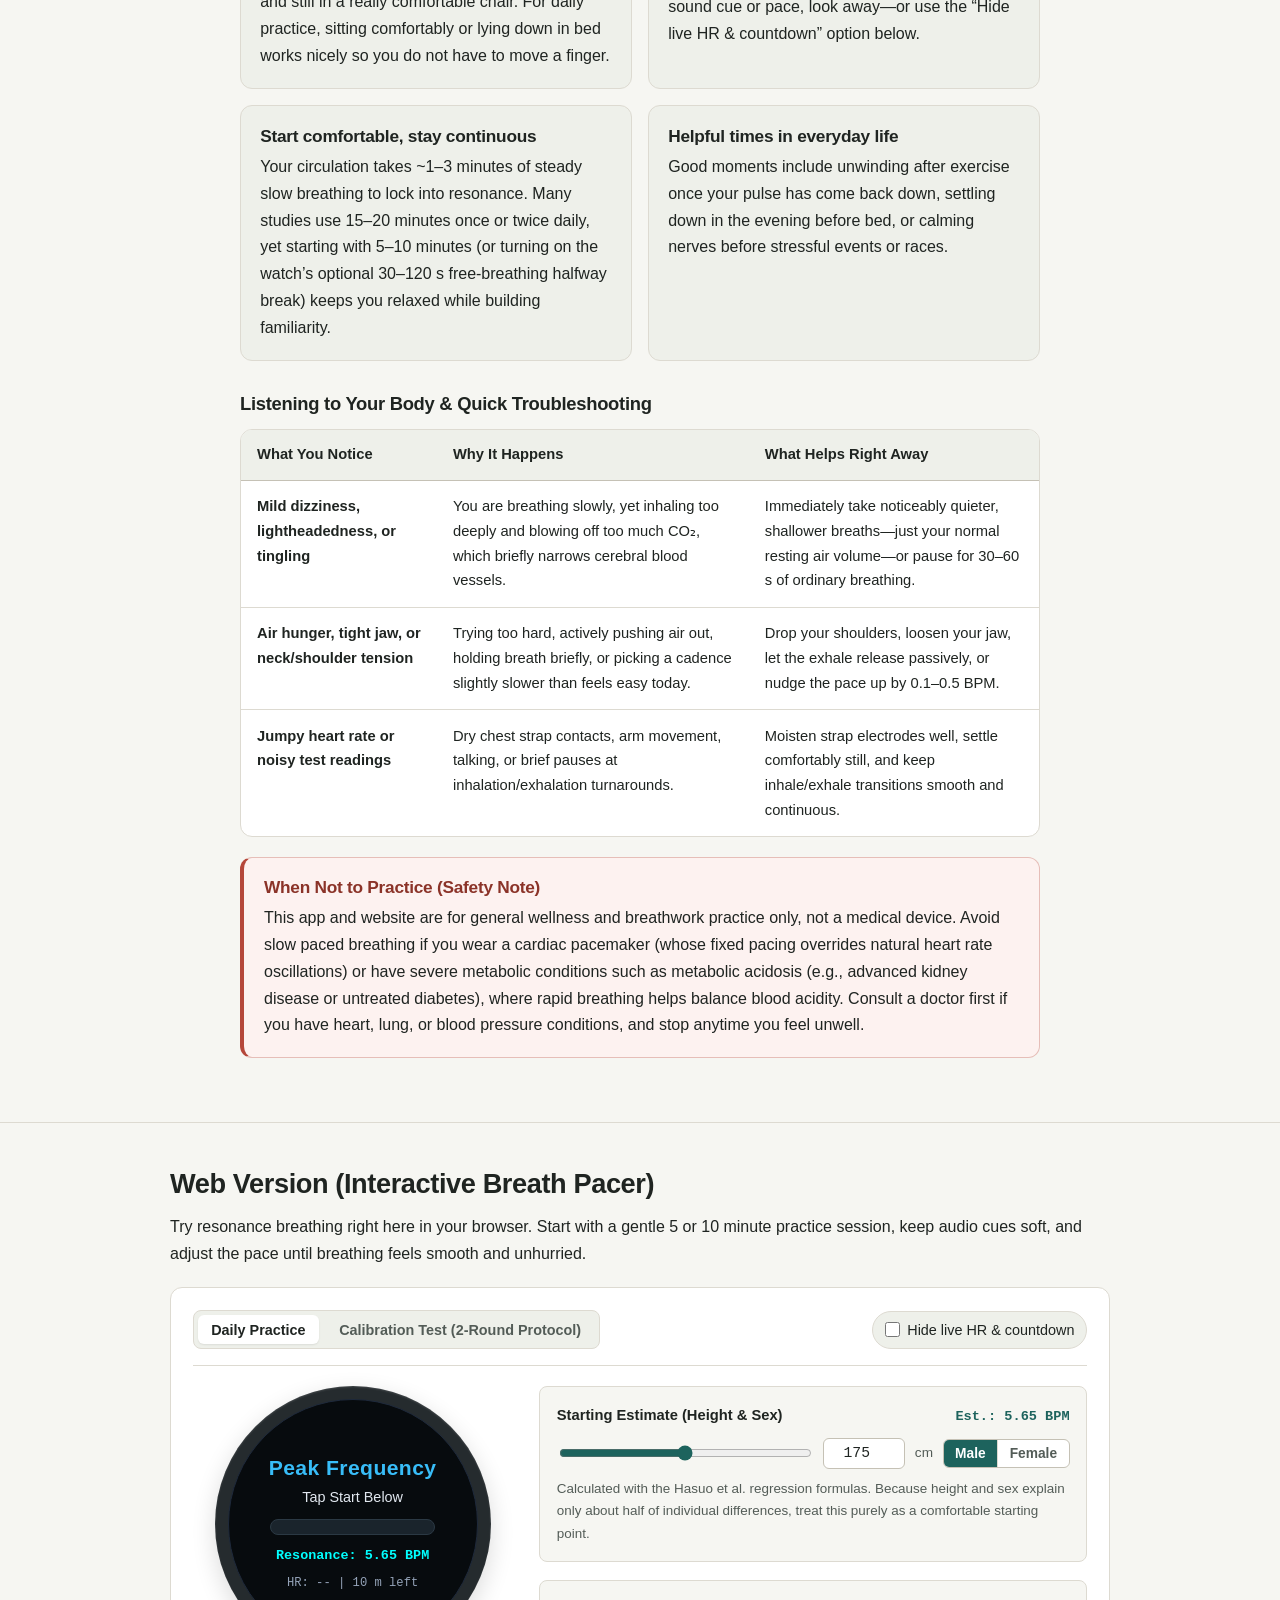
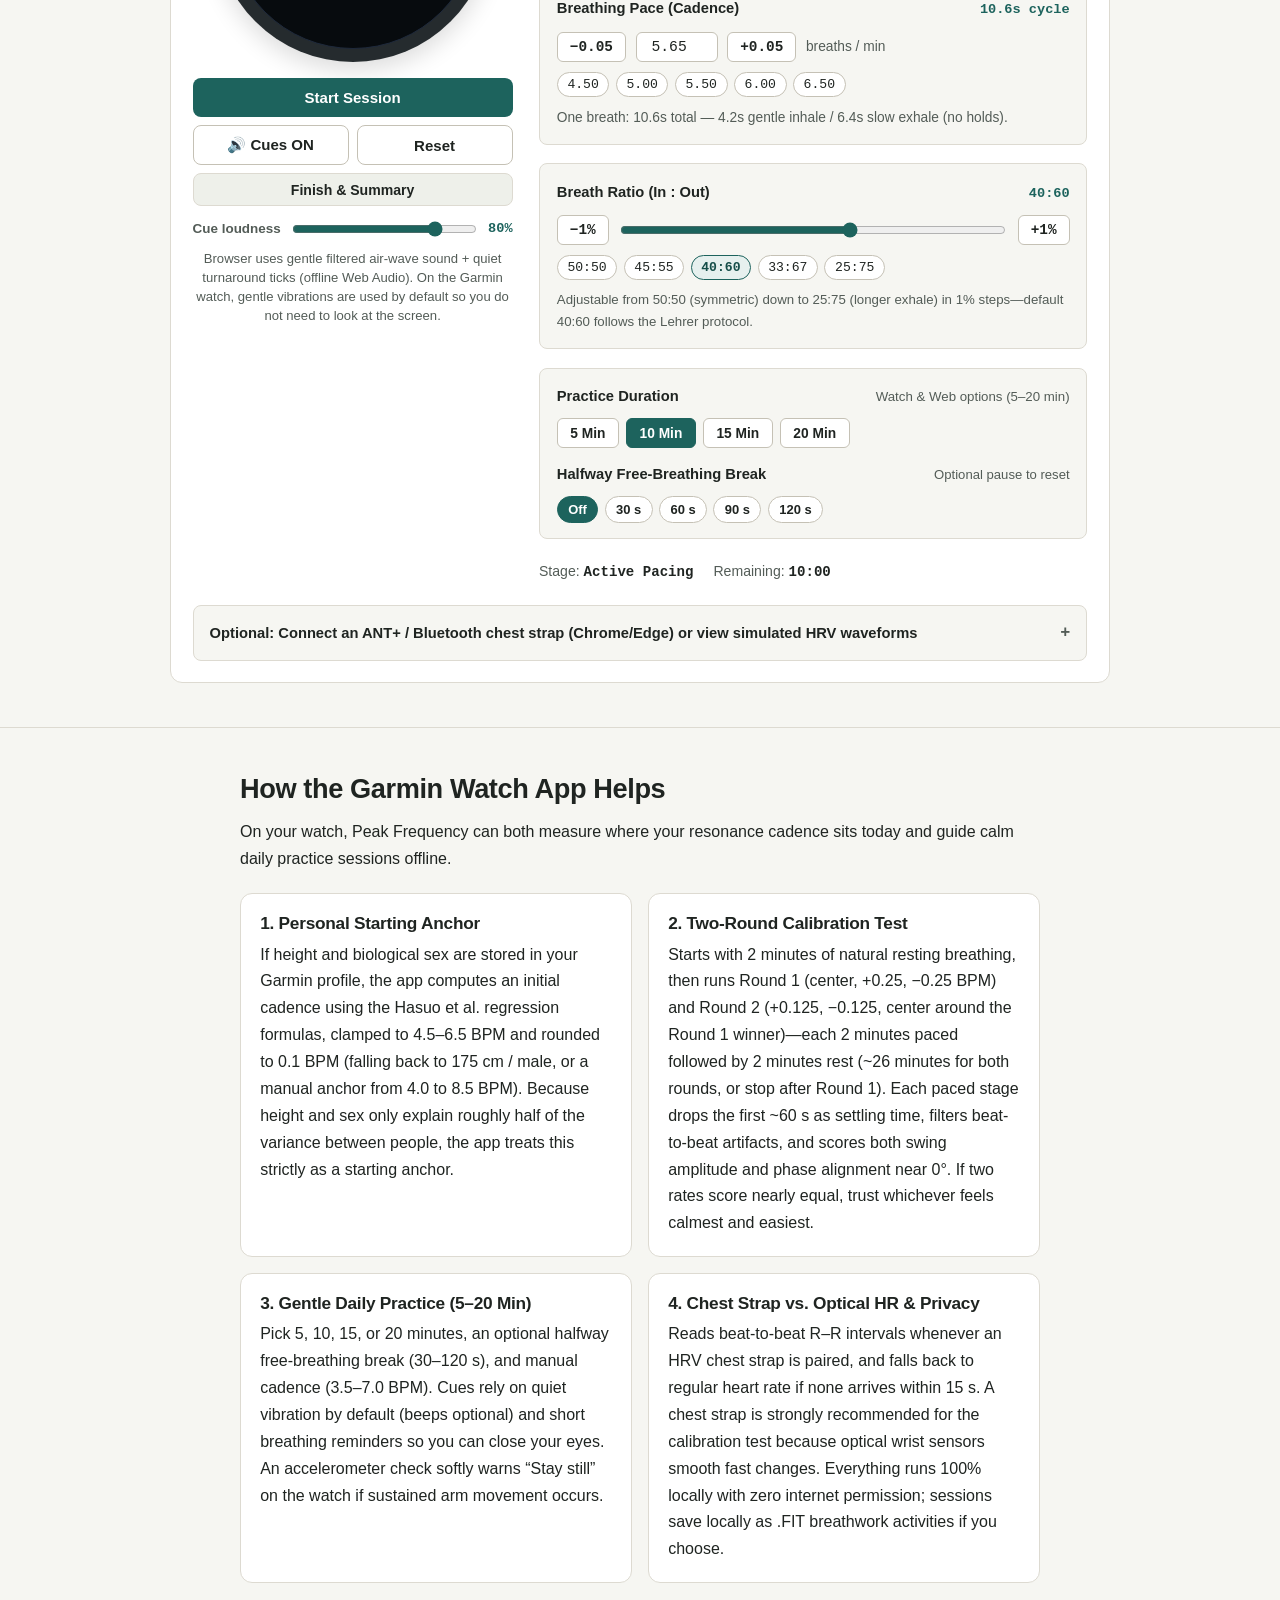
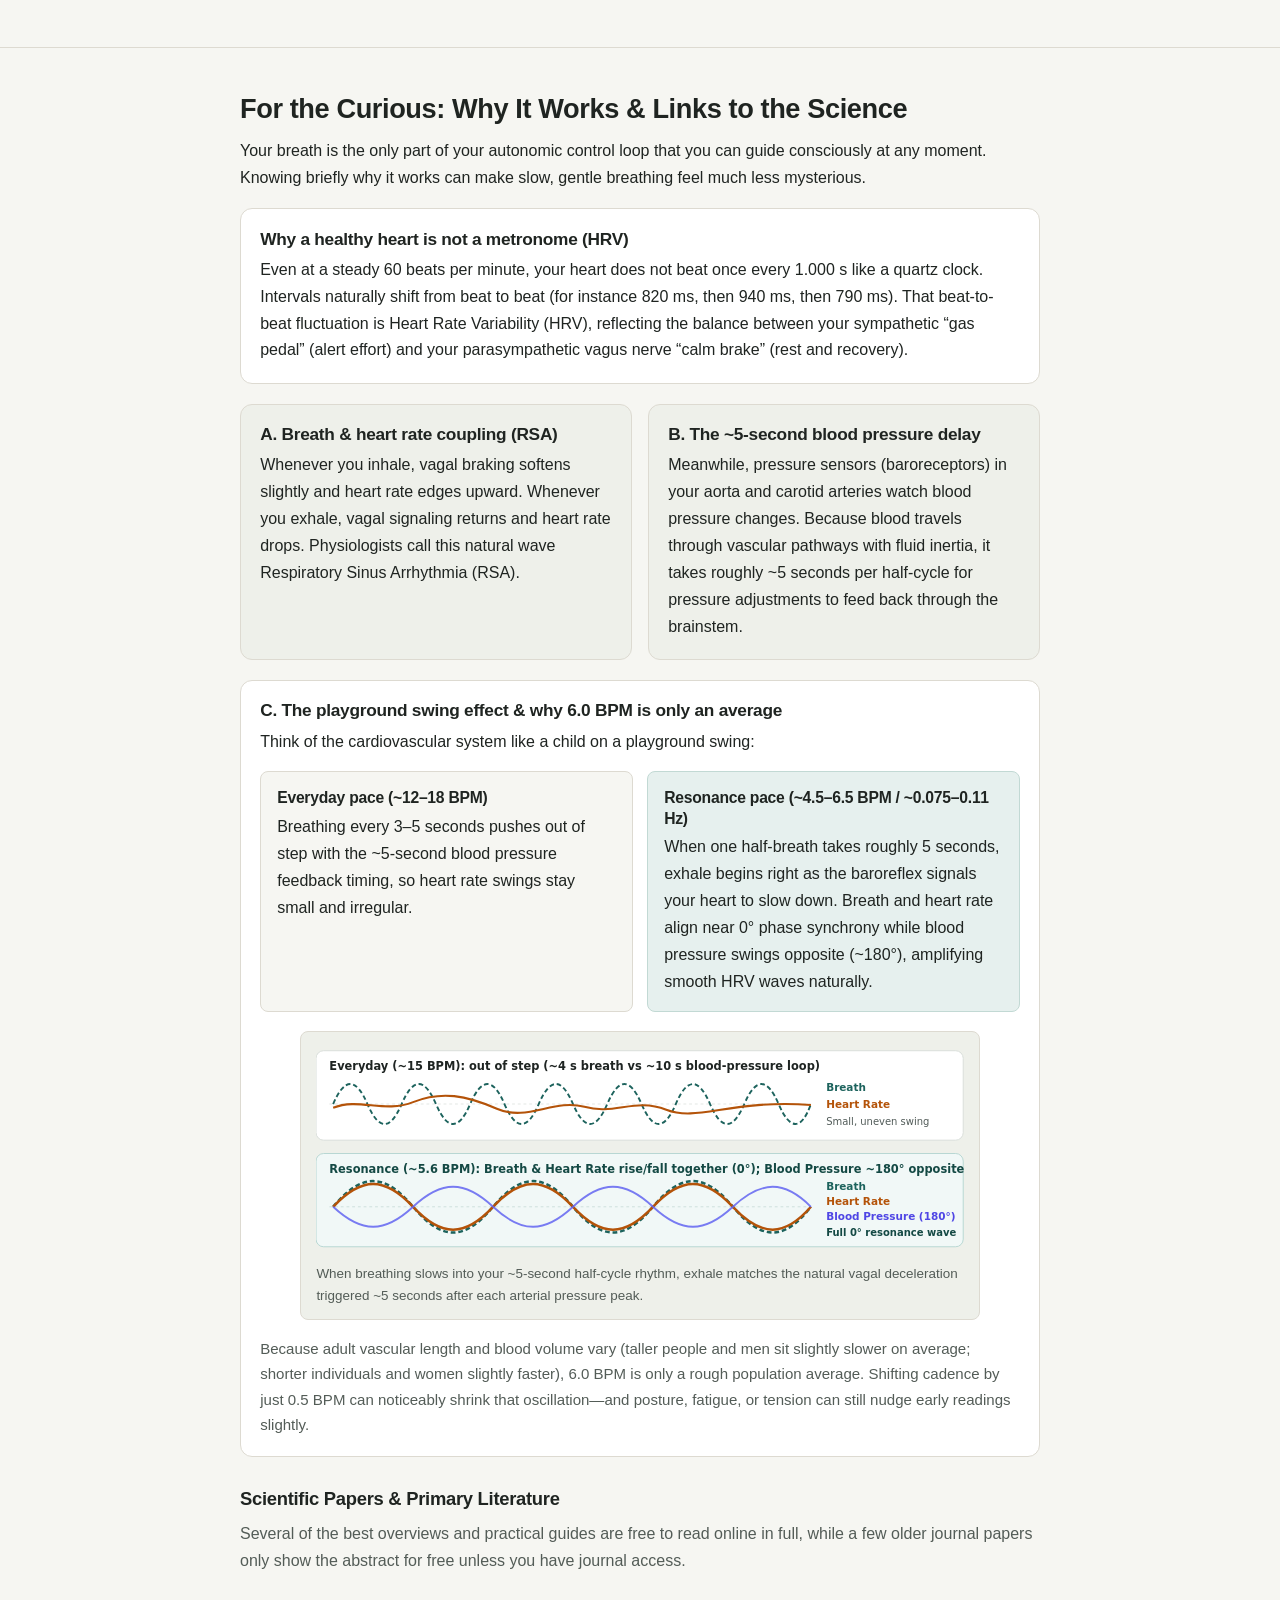
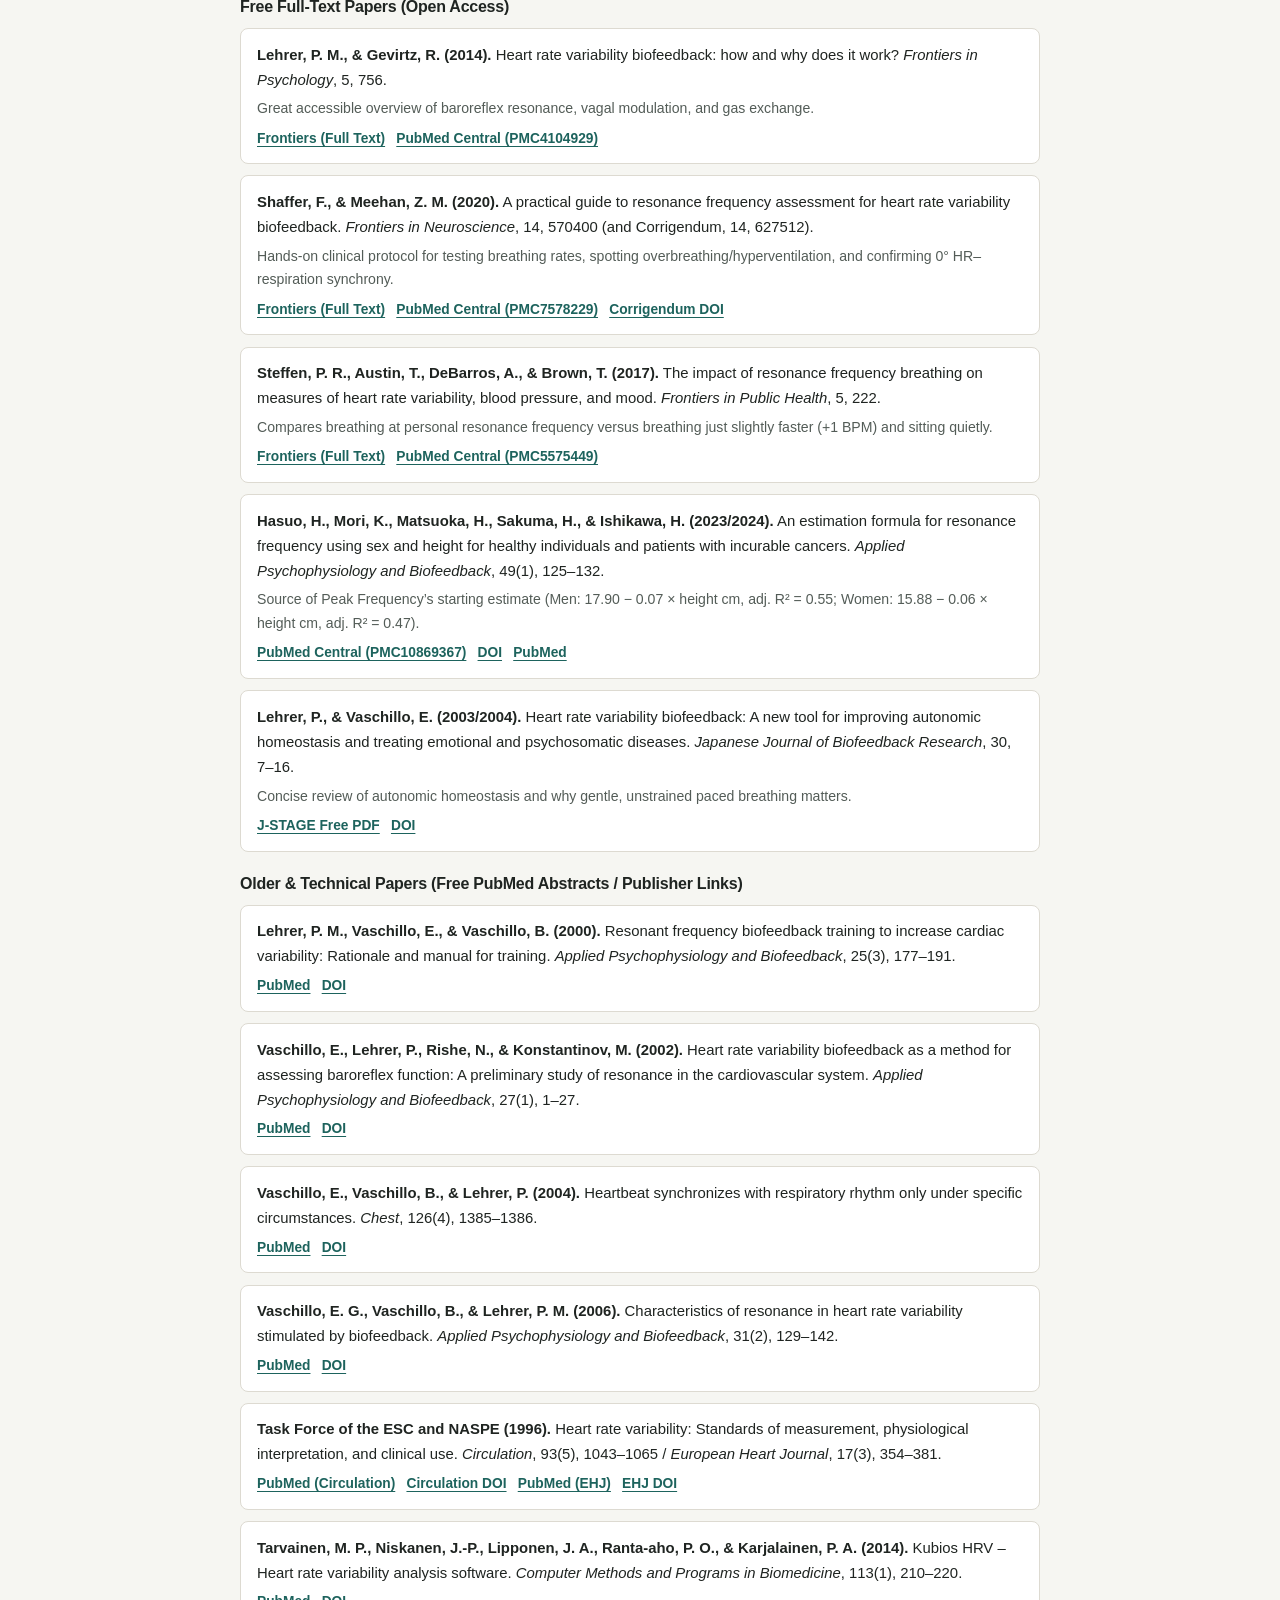
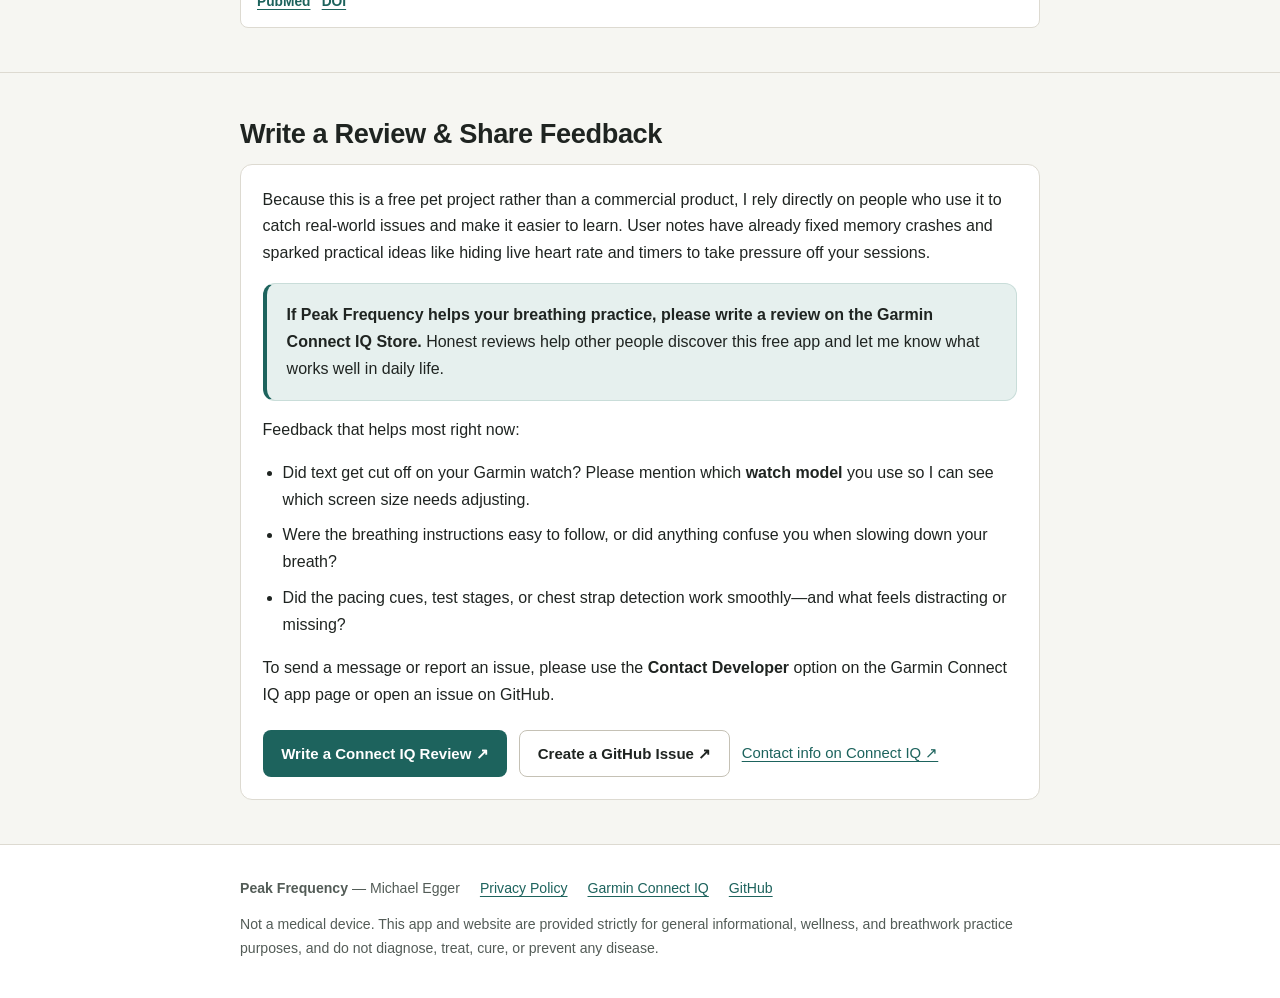
<file: docs/tutorial_redirect.html>
<!DOCTYPE html>
<html lang="en">
<head>
  <meta charset="UTF-8">
  <meta name="viewport" content="width=device-width, initial-scale=1.0">
  <title>Peak Frequency — Redirecting to Guide</title>
  <link rel="icon" type="image/png" href="assets/app_icon_512x512.png">

  <!-- 0-second meta refresh to the Peak Frequency homepage -->
  <meta http-equiv="refresh" content="0; url=index.html">
  <link rel="canonical" href="https://mesw.github.io/PeakFrequency/">

  <script>
    // Immediate JavaScript redirection fallback
    window.location.replace("index.html");
  </script>

  <style>
    :root {
      --bg: #f6f6f2;
      --surface: #ffffff;
      --border: #dddad1;
      --ink: #1f2421;
      --ink-muted: #535c57;
      --accent: #1d635d;
      --accent-hover: #164e49;
      --radius: 12px;
      --radius-sm: 8px;
      --font-sans: -apple-system, BlinkMacSystemFont, "Segoe UI", Roboto, "Helvetica Neue", Arial, sans-serif;
    }

    *, *::before, *::after {
      box-sizing: border-box;
    }

    body {
      margin: 0;
      padding: 1.5rem;
      min-height: 100vh;
      display: flex;
      align-items: center;
      justify-content: center;
      font-family: var(--font-sans);
      background: var(--bg);
      color: var(--ink);
      line-height: 1.6;
    }

    :focus-visible {
      outline: 2px solid var(--accent);
      outline-offset: 2px;
    }

    .redirect-card {
      background: var(--surface);
      border: 1px solid var(--border);
      border-radius: var(--radius);
      padding: 2.25rem 2rem;
      max-width: 440px;
      width: 100%;
      text-align: center;
      box-shadow: 0 8px 24px rgba(0, 0, 0, 0.06);
    }

    .spinner {
      width: 40px;
      height: 40px;
      border: 3px solid #d7e5e2;
      border-top-color: var(--accent);
      border-radius: 50%;
      animation: spin 0.8s linear infinite;
      margin: 0 auto 1.25rem auto;
    }

    @keyframes spin {
      to { transform: rotate(360deg); }
    }

    h1 {
      color: var(--ink);
      font-size: 1.35rem;
      font-weight: 700;
      margin: 0 0 0.65rem 0;
    }

    p {
      font-size: 0.95rem;
      color: var(--ink-muted);
      margin: 0 0 1.5rem 0;
    }

    .manual-link {
      display: inline-block;
      width: 100%;
      background: var(--accent);
      color: #ffffff;
      font-size: 0.95rem;
      font-weight: 600;
      padding: 0.75rem 1.25rem;
      border-radius: var(--radius-sm);
      text-decoration: none;
      transition: background-color 0.15s ease-in-out;
    }

    .manual-link:hover {
      background: var(--accent-hover);
    }
  </style>
</head>
<body>

  <main class="redirect-card">
    <div class="spinner" aria-hidden="true"></div>
    <h1>Opening Peak Frequency Guide…</h1>
    <p>Redirecting you to the Peak Frequency breathing guide and browser pacer.</p>
    <a class="manual-link" href="index.html">Open Peak Frequency</a>
  </main>

</body>
</html>
</file>
<file: docs/assets/pacer.css>
.sr-only {
          position: absolute;
          width: 1px;
          height: 1px;
          padding: 0;
          margin: -1px;
          overflow: hidden;
          clip: rect(0, 0, 0, 0);
          white-space: nowrap;
          border: 0;
        }

        .demo-section {
          padding: 2.5rem 0.5rem;
          color: #f1f5f9;
          font-family: inherit;
        }

        .demo-container {
          max-width: 740px;
          margin: 0 auto;
          display: flex;
          flex-direction: column;
          gap: 1.5rem;
        }

        .demo-header {
          text-align: center;
          margin-bottom: 0.5rem;
        }

        .demo-header h2 {
          font-size: 2rem;
          margin-bottom: 0.4rem;
          color: #38bdf8;
          line-height: 1.25;
        }

        .demo-header .subtitle {
          color: #94a3b8;
          font-size: 0.98rem;
        }

        .demo-lang-selector-bar {
          display: inline-flex;
          align-items: center;
          gap: 0.65rem;
          background: rgba(15, 23, 42, 0.7);
          border: 1px solid #1e293b;
          border-radius: 9999px;
          padding: 0.35rem 0.95rem;
          margin-bottom: 0.85rem;
          box-shadow: 0 2px 10px rgba(0, 0, 0, 0.3);
        }

        .demo-lang-selector-bar label {
          font-size: 0.82rem;
          font-weight: 600;
          color: #94a3b8;
          letter-spacing: 0.02em;
        }

        .demo-lang-select {
          background: #0b1120;
          border: 1px solid #334155;
          color: #38bdf8;
          font-family: inherit;
          font-size: 0.84rem;
          font-weight: 600;
          border-radius: 6px;
          padding: 0.28rem 1.65rem 0.28rem 0.65rem;
          cursor: pointer;
          appearance: none;
          background-image: url("data:image/svg+xml,%3Csvg xmlns='http://www.w3.org/2000/svg' width='12' height='12' viewBox='0 0 24 24' fill='none' stroke='%2338bdf8' stroke-width='2' stroke-linecap='round' stroke-linejoin='round'%3E%3Cpath d='m6 9 6 6 6-6'/%3E%3C/svg%3E");
          background-repeat: no-repeat;
          background-position: right 0.5rem center;
          transition: all 0.2s ease;
        }

        .demo-lang-select:hover,
        .demo-lang-select:focus {
          border-color: #38bdf8;
          outline: none;
        }

        .demo-card {
          background: #131926;
          border: 1px solid #23354d;
          border-radius: 20px;
          padding: 1.75rem;
          box-shadow: 0 10px 35px rgba(0, 0, 0, 0.45);
        }

        .setup-grid {
          display: grid;
          grid-template-columns: repeat(auto-fit, minmax(200px, 1fr));
          gap: 1.25rem;
          margin-bottom: 1.25rem;
        }

        .form-group {
          display: flex;
          flex-direction: column;
          gap: 0.5rem;
        }

        .form-label-row {
          display: flex;
          justify-content: space-between;
          align-items: center;
        }

        .form-group label {
          font-size: 0.82rem;
          font-weight: 700;
          text-transform: uppercase;
          letter-spacing: 0.05em;
          color: #94a3b8;
        }

        .value-chip {
          font-family: 'JetBrains Mono', monospace;
          font-size: 0.82rem;
          font-weight: 700;
          color: #38bdf8;
          background: rgba(56, 189, 248, 0.1);
          border: 1px solid rgba(56, 189, 248, 0.28);
          padding: 0.15rem 0.55rem;
          border-radius: 12px;
        }

        .value-chip.chip-cyan {
          color: #67e8f9;
          background: rgba(6, 182, 212, 0.12);
          border-color: rgba(6, 182, 212, 0.3);
        }

        .input-row {
          display: flex;
          align-items: center;
          gap: 0.75rem;
        }

        .slider {
          flex: 1;
          height: 10px;
          border-radius: 5px;
          background: #1e293b;
          accent-color: #38bdf8;
          cursor: pointer;
          touch-action: pan-y;
        }

        .slider::-webkit-slider-thumb {
          width: 24px;
          height: 24px;
          border-radius: 50%;
          background: #38bdf8;
          border: 2px solid #0b111a;
          box-shadow: 0 0 10px rgba(56, 189, 248, 0.7);
          cursor: pointer;
        }

        .num-input {
          width: 68px;
          min-height: 44px;
          background: #0b111a;
          border: 1px solid #334155;
          color: #f8fafc;
          border-radius: 10px;
          font-size: 16px;
          /* Prevents auto-zoom on iOS */
          font-weight: 700;
          text-align: center;
        }

        .segmented-control {
          display: flex;
          background: #0b111a;
          border: 1px solid #2d3b4e;
          border-radius: 10px;
          padding: 3px;
          gap: 3px;
          min-height: 44px;
        }

        .seg-btn {
          flex: 1;
          border: none;
          background: transparent;
          color: #94a3b8;
          font-size: 0.92rem;
          font-weight: 600;
          border-radius: 8px;
          cursor: pointer;
          transition: all 0.18s ease;
          display: flex;
          align-items: center;
          justify-content: center;
          user-select: none;
        }

        .seg-btn.active {
          background: #38bdf8;
          color: #082f49;
          font-weight: 700;
          box-shadow: 0 2px 8px rgba(56, 189, 248, 0.35);
        }

        .bpm-control-row {
          display: flex;
          align-items: center;
          gap: 0.5rem;
        }

        .bpm-input-wrapper {
          display: flex;
          align-items: center;
          justify-content: center;
          background: #0b111a;
          border: 1px solid #38bdf8;
          border-radius: 10px;
          padding: 0 0.5rem;
          flex: 1;
          min-height: 44px;
        }

        .bpm-input {
          width: 72px;
          background: transparent;
          border: none;
          color: #38bdf8;
          font-weight: 800;
          font-size: 1.25rem;
          text-align: center;
          outline: none;
        }

        .bpm-unit {
          font-size: 0.8rem;
          color: #94a3b8;
          font-weight: 700;
        }

        .step-btn {
          min-width: 52px;
          min-height: 44px;
          background: #203147;
          border: 1px solid #334763;
          color: #38bdf8;
          font-weight: 800;
          font-size: 1rem;
          border-radius: 10px;
          cursor: pointer;
          transition: all 0.15s ease;
          display: flex;
          align-items: center;
          justify-content: center;
          user-select: none;
        }

        .step-btn:active {
          background: #38bdf8;
          color: #082f49;
          transform: scale(0.96);
        }

        .presets-row {
          display: flex;
          align-items: center;
          gap: 0.35rem;
          flex-wrap: wrap;
          margin-top: 0.4rem;
        }

        .presets-label {
          font-size: 0.72rem;
          font-weight: 700;
          color: #64748b;
          text-transform: uppercase;
          letter-spacing: 0.05em;
        }

        .preset-chip {
          background: rgba(56, 189, 248, 0.08);
          border: 1px solid rgba(56, 189, 248, 0.22);
          color: #7dd3fc;
          border-radius: 14px;
          padding: 0.2rem 0.55rem;
          font-size: 0.78rem;
          font-weight: 600;
          cursor: pointer;
          transition: all 0.15s ease;
        }

        .preset-chip:active,
        .preset-chip.active {
          background: #38bdf8;
          color: #082f49;
          font-weight: 700;
          border-color: #38bdf8;
        }

        .estimated-tag {
          font-size: 0.75rem;
          color: #38bdf8;
          opacity: 0.9;
          margin-top: 0.2rem;
        }

        .privacy-disclaimer {
          display: flex;
          align-items: flex-start;
          gap: 0.75rem;
          background: rgba(56, 189, 248, 0.06);
          border: 1px solid rgba(56, 189, 248, 0.22);
          border-radius: 12px;
          padding: 0.85rem 1rem;
          font-size: 0.82rem;
          line-height: 1.45;
          color: #cbd5e1;
        }

        .privacy-icon {
          flex-shrink: 0;
          stroke: #38bdf8;
          margin-top: 2px;
        }

        /* Telemetry Bar */
        .telemetry-bar {
          display: grid;
          grid-template-columns: repeat(4, 1fr);
          gap: 0.75rem;
          background: #0b111a;
          border: 1px solid #23354d;
          border-radius: 14px;
          padding: 0.85rem;
          margin-bottom: 1.5rem;
        }

        .telemetry-item {
          display: flex;
          flex-direction: column;
          align-items: center;
          justify-content: center;
          background: rgba(255, 255, 255, 0.025);
          border: 1px solid rgba(255, 255, 255, 0.04);
          border-radius: 10px;
          padding: 0.55rem 0.35rem;
        }

        .telemetry-label {
          font-size: 0.68rem;
          font-weight: 700;
          letter-spacing: 0.06em;
          color: #64748b;
          margin-bottom: 0.2rem;
        }

        .telemetry-val {
          font-size: 1.05rem;
          font-weight: 700;
          color: #f1f5f9;
        }

        .phase-badge {
          color: #fbbf24;
        }

        .phase-badge.paced {
          color: #38bdf8;
        }

        /* Garmin Smartwatch Hardware Simulation & AMOLED Display */
        .watch-chassis-wrap {
          display: flex;
          justify-content: center;
          align-items: center;
          margin: 1.5rem 0;
          position: relative;
        }

        .watch-bezel {
          width: 320px;
          height: 320px;
          max-width: 86vw;
          max-height: 86vw;
          aspect-ratio: 1 / 1;
          border-radius: 50%;
          background: radial-gradient(circle at 45% 35%, #2a2f3d 0%, #1c202a 60%, #13161f 100%);
          border: 4px solid #282d3b;
          box-shadow:
            0 16px 45px rgba(0, 0, 0, 0.85),
            inset 0 1px 2px rgba(255, 255, 255, 0.14),
            inset 0 -2px 6px rgba(0, 0, 0, 0.7);
          position: relative;
          display: flex;
          align-items: center;
          justify-content: center;
          box-sizing: border-box;
          user-select: none;
        }

        /* 12 O'clock Top White Bezel Tick Mark */
        .bezel-tick-12 {
          position: absolute;
          top: 3px;
          left: 50%;
          transform: translateX(-50%);
          width: 3px;
          height: 8px;
          background: #ffffff;
          border-radius: 2px;
          z-index: 10;
        }

        /* ~45° (1:45-2:00) START Button Accent Lime-Green Tick Mark */
        .bezel-tick-start {
          position: absolute;
          top: 18px;
          right: 32px;
          width: 3.5px;
          height: 18px;
          background: #c6f135;
          border-radius: 2px;
          transform: rotate(45deg);
          transform-origin: center center;
          z-index: 10;
        }

        /* AMOLED Circular Display Screen */
        .watch-screen {
          width: 82%;
          height: 82%;
          border-radius: 50%;
          background: #000000;
          box-shadow: inset 0 0 10px rgba(0, 0, 0, 0.95);
          position: relative;
          overflow: hidden;
          box-sizing: border-box;
          user-select: none;
        }

        /* Line 1: Coaching Hint */
        .watch-hint {
          position: absolute;
          top: 16%;
          left: 0;
          width: 100%;
          text-align: center;
          font-size: 15px;
          font-weight: 500;
          letter-spacing: 0.01em;
          color: #ffffff;
          font-family: 'Inter', -apple-system, BlinkMacSystemFont, "Segoe UI", Roboto, sans-serif;
          line-height: 1.2;
          user-select: none;
          transition: color 0.3s ease;
        }

        /* Line 2: Pacer Directive */
        .watch-directive {
          position: absolute;
          top: 28%;
          left: 0;
          width: 100%;
          text-align: center;
          font-size: 32px;
          font-weight: 900;
          letter-spacing: 0.04em;
          text-transform: uppercase;
          line-height: 1;
          color: #00ffff;
          font-family: 'Inter', -apple-system, BlinkMacSystemFont, "Segoe UI", Roboto, sans-serif;
          user-select: none;
          transition: color 0.2s ease;
        }

        .watch-directive.exhale {
          color: #ff9800;
        }

        .watch-directive.rest {
          color: #fbbf24;
          font-size: 24px;
        }

        /* Line 3: Horizontal Capsule Progress Bar */
        .watch-bar-track {
          position: absolute;
          top: 48%;
          left: 19%;
          width: 62%;
          height: 14px;
          transform: translateY(-50%);
          border-radius: 7px;
          background: #222226;
          overflow: hidden;
        }

        .watch-bar-fill {
          height: 100%;
          width: 0%;
          border-radius: 7px;
          background: #00ffff;
          transition: background-color 0.2s ease;
          will-change: width;
        }

        .watch-bar-fill.exhale {
          background: #ff9800;
        }

        /* Line 4: Cadence Info */
        .watch-cadence {
          position: absolute;
          top: 64%;
          left: 0;
          width: 100%;
          text-align: center;
          font-size: 16.5px;
          font-weight: 700;
          color: #00ffff;
          letter-spacing: 0.01em;
          font-family: 'Inter', -apple-system, BlinkMacSystemFont, "Segoe UI", Roboto, sans-serif;
          user-select: none;
        }

        /* Line 5: Live Telemetry */
        .watch-telemetry {
          position: absolute;
          top: 77%;
          left: 0;
          width: 100%;
          text-align: center;
          font-size: 15.5px;
          font-weight: 700;
          color: #ffffff;
          letter-spacing: 0.01em;
          font-family: 'Inter', -apple-system, BlinkMacSystemFont, "Segoe UI", Roboto, sans-serif;
          user-select: none;
        }

        /* Ergonomic Actions */
        .pacer-actions {
          display: flex;
          flex-direction: column;
          gap: 0.75rem;
          width: 100%;
          margin-top: 1rem;
        }

        .btn-action-primary {
          width: 100%;
          min-height: 50px;
          border-radius: 12px;
          border: none;
          background: #38bdf8;
          color: #082f49;
          font-size: 1.05rem;
          font-weight: 800;
          letter-spacing: 0.02em;
          cursor: pointer;
          box-shadow: 0 4px 20px rgba(56, 189, 248, 0.35);
          transition: all 0.2s ease;
          display: flex;
          align-items: center;
          justify-content: center;
          user-select: none;
        }

        .btn-action-primary:active {
          transform: translateY(1px);
        }

        .btn-action-primary.paused {
          background: #fbbf24;
          color: #451a03;
          box-shadow: 0 4px 20px rgba(251, 191, 36, 0.35);
        }

        .secondary-actions {
          display: grid;
          grid-template-columns: repeat(3, 1fr);
          gap: 0.5rem;
          width: 100%;
        }

        .btn-secondary,
        .btn-outline,
        .btn-icon {
          min-height: 44px;
          padding: 0.65rem 0.5rem;
          border-radius: 10px;
          font-size: 0.85rem;
          font-weight: 600;
          cursor: pointer;
          transition: all 0.15s ease;
          display: flex;
          align-items: center;
          justify-content: center;
          text-align: center;
          user-select: none;
        }

        .btn-secondary {
          background: #1e293b;
          color: #f1f5f9;
          border: 1px solid #334155;
        }

        .btn-secondary:hover {
          background: #334155;
        }

        .btn-outline {
          background: transparent;
          color: #94a3b8;
          border: 1px solid #334155;
        }

        .btn-outline:hover {
          color: #f1f5f9;
          border-color: #64748b;
        }

        .btn-icon {
          background: #0f172a;
          border: 1px solid #334155;
          color: #cbd5e1;
        }

        .cue-indicators {
          display: flex;
          justify-content: center;
          align-items: center;
          gap: 0.5rem;
          flex-wrap: wrap;
          margin-top: 0.25rem;
        }

        .cue-badge {
          font-size: 0.72rem;
          color: #94a3b8;
          background: rgba(255, 255, 255, 0.035);
          border: 1px solid rgba(255, 255, 255, 0.06);
          border-radius: 10px;
          padding: 0.2rem 0.55rem;
        }

        /* Technique Rules Grid (Garmin Stage 3 Pre-Pacing Prompts) */
        .technique-rules-container {
          margin-top: 1.5rem;
          padding-top: 1.25rem;
          border-top: 1px solid #1e293b;
        }

        .tech-header {
          display: flex;
          align-items: center;
          gap: 0.75rem;
          margin-bottom: 0.9rem;
        }

        .tech-badge {
          font-size: 0.72rem;
          font-weight: 700;
          letter-spacing: 0.05em;
          text-transform: uppercase;
          color: #38bdf8;
          background: rgba(56, 189, 248, 0.12);
          border: 1px solid rgba(56, 189, 248, 0.25);
          border-radius: 6px;
          padding: 0.2rem 0.5rem;
        }

        .tech-header h3 {
          font-size: 0.95rem;
          font-weight: 700;
          color: #f1f5f9;
          margin: 0;
        }

        .technique-grid {
          display: grid;
          grid-template-columns: repeat(4, 1fr);
          gap: 0.75rem;
        }

        .tech-card {
          background: #0b1120;
          border: 1px solid #1e293b;
          border-radius: 12px;
          padding: 0.85rem 0.65rem;
          text-align: center;
          display: flex;
          flex-direction: column;
          align-items: center;
          gap: 0.3rem;
          transition: border-color 0.2s ease, transform 0.2s ease;
        }

        .tech-card:hover {
          border-color: #38bdf8;
          transform: translateY(-2px);
        }

        .tech-icon {
          font-size: 1.35rem;
          line-height: 1;
          margin-bottom: 0.15rem;
        }

        .tech-label {
          font-size: 0.74rem;
          font-weight: 600;
          color: #94a3b8;
          text-transform: uppercase;
          letter-spacing: 0.03em;
        }

        .tech-val {
          font-size: 0.84rem;
          font-weight: 700;
          color: #38bdf8;
          line-height: 1.25;
          white-space: pre-line;
        }

        /* Integrated ANT+ Sensor Bar */
        .ant-sensor-bar {
          width: 100%;
          display: flex;
          justify-content: space-between;
          align-items: center;
          flex-wrap: wrap;
          gap: 0.85rem;
          padding: 0.85rem 1.1rem;
          background: #090d16;
          border: 1px solid #1f2a3e;
          border-radius: 12px;
          margin-top: 0.25rem;
          box-sizing: border-box;
        }

        .ant-sensor-actions {
          display: flex;
          gap: 0.6rem;
          flex-wrap: wrap;
          align-items: center;
        }

        .ant-sensor-status {
          display: flex;
          align-items: center;
          gap: 0.55rem;
          font-family: 'JetBrains Mono', monospace;
          font-size: 0.76rem;
          color: #94a3b8;
          max-width: 100%;
        }

        .ant-status-text {
          overflow: hidden;
          text-overflow: ellipsis;
          white-space: nowrap;
        }

        /* Collapsible Live ANT+ Charts & Biometrics Section */
        .ant-charts-collapse {
          width: 100%;
          display: flex;
          flex-direction: column;
          gap: 1.25rem;
          margin-top: 0.5rem;
          padding: 1.25rem 0 0.5rem 0;
          border-top: 1px dashed #1e293b;
          box-sizing: border-box;
          animation: antFadeIn 0.3s cubic-bezier(0.16, 1, 0.3, 1);
        }

        @keyframes antFadeIn {
          from {
            opacity: 0;
            transform: translateY(-8px);
          }

          to {
            opacity: 1;
            transform: translateY(0);
          }
        }

        .ant-charts-header {
          display: flex;
          justify-content: space-between;
          align-items: flex-start;
          flex-wrap: wrap;
          gap: 1rem;
          padding-bottom: 0.5rem;
        }

        .ant-collapse-actions {
          display: flex;
          align-items: center;
        }

        .ant-title-group {
          display: flex;
          flex-direction: column;
          gap: 0.35rem;
        }

        .ant-title-row {
          display: flex;
          align-items: center;
          gap: 0.65rem;
          flex-wrap: wrap;
        }

        .ant-badge {
          font-size: 0.72rem;
          font-weight: 800;
          letter-spacing: 0.05em;
          text-transform: uppercase;
          color: #10b981;
          background: rgba(16, 185, 129, 0.12);
          border: 1px solid rgba(16, 185, 129, 0.3);
          border-radius: 6px;
          padding: 0.2rem 0.55rem;
        }

        .ant-charts-header h4 {
          font-size: 1.15rem;
          font-weight: 800;
          color: #f1f5f9;
          margin: 0;
        }

        .ant-subtitle {
          font-size: 0.84rem;
          color: #94a3b8;
          margin: 0;
        }

        .btn-ant-connect,
        .btn-ant-simulate,
        .btn-ant-export {
          padding: 0.55rem 0.95rem;
          border-radius: 10px;
          font-size: 0.82rem;
          font-weight: 700;
          cursor: pointer;
          transition: all 0.18s ease;
          display: flex;
          align-items: center;
          gap: 0.4rem;
          user-select: none;
        }

        .btn-ant-connect {
          background: #0284c7;
          color: #ffffff;
          border: 1px solid #0ea5e9;
          box-shadow: 0 2px 12px rgba(2, 132, 199, 0.35);
        }

        .btn-ant-connect:hover {
          background: #0369a1;
        }

        .btn-ant-connect.active {
          background: #10b981;
          border-color: #34d399;
          color: #064e3b;
          box-shadow: 0 2px 12px rgba(16, 185, 129, 0.4);
        }

        .btn-ant-simulate {
          background: #1e293b;
          color: #cbd5e1;
          border: 1px solid #334155;
        }

        .btn-ant-simulate:hover {
          background: #334155;
          color: #f8fafc;
        }

        .btn-ant-simulate.active {
          background: rgba(245, 158, 11, 0.18);
          border-color: #f59e0b;
          color: #fbbf24;
        }

        .btn-ant-export {
          background: transparent;
          color: #94a3b8;
          border: 1px solid #334155;
        }

        .btn-ant-export:hover {
          color: #f1f5f9;
          border-color: #64748b;
        }

        /* Session Mode Switcher */
        .session-mode-bar {
          display: grid;
          grid-template-columns: 1fr 1fr;
          gap: 0.75rem;
          margin-bottom: 1.5rem;
        }

        .mode-tab-btn {
          display: flex;
          align-items: center;
          gap: 0.85rem;
          padding: 0.85rem 1.15rem;
          background: #090d16;
          border: 1px solid #1f2a3e;
          border-radius: 14px;
          color: #94a3b8;
          cursor: pointer;
          transition: all 0.2s ease;
          text-align: left;
        }

        .mode-tab-btn:hover {
          border-color: #38bdf8;
          color: #f1f5f9;
        }

        .mode-tab-btn.active {
          background: rgba(0, 229, 255, 0.08);
          border-color: #00e5ff;
          box-shadow: 0 0 16px rgba(0, 229, 255, 0.2);
          color: #ffffff;
        }

        .mode-tab-icon {
          font-size: 1.5rem;
          line-height: 1;
        }

        .mode-tab-text {
          display: flex;
          flex-direction: column;
          gap: 0.15rem;
        }

        .mode-tab-text strong {
          font-size: 0.95rem;
          font-weight: 700;
          color: inherit;
        }

        .mode-tab-text small {
          font-size: 0.75rem;
          color: #64748b;
        }

        .mode-tab-btn.active .mode-tab-text small {
          color: #38bdf8;
        }

        /* Training Config Row */
        .training-config-row {
          display: flex;
          flex-wrap: wrap;
          align-items: center;
          justify-content: space-between;
          gap: 1rem;
          background: #090d16;
          border: 1px solid #1f2a3e;
          border-radius: 12px;
          padding: 0.85rem 1.15rem;
          margin-bottom: 1.25rem;
        }

        .training-config-group {
          display: flex;
          align-items: center;
          gap: 0.75rem;
          flex-wrap: wrap;
        }

        .config-lbl {
          font-size: 0.8rem;
          font-weight: 700;
          color: #94a3b8;
          text-transform: uppercase;
          letter-spacing: 0.03em;
        }

        .duration-control .seg-btn {
          padding: 0.35rem 0.75rem;
          font-size: 0.8rem;
        }

        .baseline-control-wrapper {
          display: flex;
          align-items: center;
          gap: 0.5rem;
        }

        .baseline-val-chip {
          background: #0f172a;
          border: 1px solid #334155;
          border-radius: 8px;
          padding: 0.3rem 0.6rem;
          font-family: 'JetBrains Mono', monospace;
          font-weight: 700;
          font-size: 0.85rem;
          color: #00e5ff;
        }

        .goal-chip {
          background: rgba(0, 255, 102, 0.12);
          border: 1px solid #00ff66;
          border-radius: 8px;
          padding: 0.3rem 0.6rem;
          font-family: 'JetBrains Mono', monospace;
          font-weight: 700;
          font-size: 0.8rem;
          color: #00ff66;
        }

        /* Metrics bar */
        .ant-metrics-bar {
          display: grid;
          grid-template-columns: repeat(5, 1fr);
          gap: 0.75rem;
        }

        .ant-metric-pill {
          background: #0b1120;
          border: 1px solid #1e293b;
          border-radius: 12px;
          padding: 0.75rem 0.85rem;
          display: flex;
          flex-direction: column;
          gap: 0.2rem;
        }

        .metric-lbl {
          font-size: 0.72rem;
          font-weight: 600;
          color: #94a3b8;
          text-transform: uppercase;
          letter-spacing: 0.04em;
        }

        .metric-num {
          font-size: 1.25rem;
          font-weight: 800;
          font-family: 'JetBrains Mono', monospace;
          line-height: 1.1;
        }

        .metric-num small {
          font-size: 0.75rem;
          font-weight: 600;
          color: #94a3b8;
          font-family: inherit;
        }

        .hr-num {
          color: #f43f5e;
        }

        .rr-num {
          color: #00e5ff;
        }

        .rmssd-num {
          color: #10b981;
        }

        .phase-num {
          color: #fbbf24;
        }

        .rsa-num {
          color: #00ff66;
        }

        .ant-debug-bar {
          font-family: 'JetBrains Mono', monospace;
          font-size: 0.76rem;
          color: #94a3b8;
          background: #090d16;
          border: 1px solid #1a2234;
          border-radius: 8px;
          padding: 0.45rem 0.75rem;
          display: flex;
          align-items: center;
          gap: 0.5rem;
          overflow-x: auto;
          white-space: nowrap;
        }

        .status-indicator {
          width: 8px;
          height: 8px;
          border-radius: 50%;
          background: #64748b;
          flex-shrink: 0;
          transition: background-color 0.2s ease, box-shadow 0.2s ease;
        }

        .status-indicator.active {
          background: #10b981;
          box-shadow: 0 0 10px #10b981;
        }

        .status-indicator.sim {
          background: #f59e0b;
          box-shadow: 0 0 10px #f59e0b;
        }

        /* Superimposed Hero Graph */
        .graph-container {
          background: #090d16;
          border: 1px solid #1f2a3e;
          border-radius: 14px;
          padding: 1rem 1.15rem;
          display: flex;
          flex-direction: column;
          gap: 0.75rem;
        }

        .graph-header {
          display: flex;
          justify-content: space-between;
          align-items: center;
          flex-wrap: wrap;
          gap: 0.5rem;
        }

        .graph-title-row {
          display: flex;
          align-items: center;
          gap: 0.5rem;
        }

        .graph-title-row h4 {
          font-size: 0.95rem;
          font-weight: 700;
          color: #f1f5f9;
          margin: 0;
        }

        .graph-legend {
          display: flex;
          align-items: center;
          gap: 1.25rem;
          font-size: 0.76rem;
          font-weight: 600;
        }

        .legend-item {
          display: flex;
          align-items: center;
          gap: 0.4rem;
          color: #cbd5e1;
        }

        .legend-line {
          width: 16px;
          height: 3px;
          border-radius: 2px;
        }

        .legend-line.cyan {
          background: #00e5ff;
          box-shadow: 0 0 8px rgba(0, 229, 255, 0.6);
        }

        .legend-line.red {
          background: #ff3366;
          box-shadow: 0 0 8px rgba(255, 51, 102, 0.6);
        }

        .canvas-wrapper {
          position: relative;
          width: 100%;
          border-radius: 10px;
          overflow: hidden;
          background: #05080f;
          border: 1px solid #151d2c;
        }

        .live-canvas {
          width: 100%;
          height: 210px;
          display: block;
        }

        .canvas-watermark {
          position: absolute;
          bottom: 8px;
          right: 12px;
          font-family: 'JetBrains Mono', monospace;
          font-size: 0.65rem;
          color: rgba(255, 255, 255, 0.15);
          letter-spacing: 0.08em;
          user-select: none;
          pointer-events: none;
        }

        /* Biofeedback Primary Grid */
        .biofeedback-primary-grid {
          display: grid;
          grid-template-columns: 1fr 180px;
          gap: 0.75rem;
        }

        .rsa-lightbar-container {
          display: flex;
          flex-direction: column;
        }

        .badge-excursion {
          font-size: 0.68rem;
          font-weight: 700;
          padding: 0.2rem 0.5rem;
          border-radius: 4px;
          background: rgba(0, 255, 102, 0.15);
          color: #00ff66;
          border: 1px solid rgba(0, 255, 102, 0.3);
        }

        .lightbar-gauge-wrapper {
          display: flex;
          flex-direction: column;
          align-items: center;
          gap: 0.5rem;
          width: 100%;
        }

        .lightbar-canvas {
          width: 100%;
          height: 210px;
          display: block;
          background: #05080f;
          border: 1px solid #151d2c;
          border-radius: 10px;
        }

        .lightbar-stats {
          width: 100%;
          display: flex;
          flex-direction: column;
          gap: 0.2rem;
          font-size: 0.72rem;
          font-family: 'JetBrains Mono', monospace;
          color: #94a3b8;
          padding: 0.35rem 0.5rem;
          background: #05080f;
          border-radius: 6px;
          border: 1px solid #151d2c;
        }

        .lb-stat-row {
          display: flex;
          justify-content: space-between;
          align-items: center;
        }

        .lb-val-accent {
          color: #00ff66;
        }

        /* Moving 60s Frequency Analysis (FFT Spectrum) */
        .fft-spectrum-container {
          margin-top: 0.25rem;
        }

        .fft-spectrum-container .live-canvas {
          height: 175px;
        }

        .fft-window-badge {
          font-size: 0.7rem;
          color: #64748b;
          font-family: 'JetBrains Mono', monospace;
          margin-left: 0.5rem;
        }

        .legend-box {
          width: 10px;
          height: 10px;
          border-radius: 2px;
          display: inline-block;
          vertical-align: middle;
          margin-right: 3px;
        }

        .legend-box.vlf {
          background: #7c3aed;
        }

        .legend-box.lf {
          background: #00e5ff;
          box-shadow: 0 0 6px #00e5ff;
        }

        .legend-box.hf {
          background: #3b82f6;
        }

        .fft-readout-watermark {
          position: absolute;
          bottom: 8px;
          right: 12px;
          font-family: 'JetBrains Mono', monospace;
          font-size: 0.7rem;
          color: #00e5ff;
          letter-spacing: 0.04em;
          font-weight: 600;
          pointer-events: none;
        }

        /* Modal Summary */
        .training-summary-modal-backdrop {
          position: fixed;
          top: 0;
          left: 0;
          width: 100vw;
          height: 100vh;
          background: rgba(0, 0, 0, 0.85);
          backdrop-filter: blur(10px);
          z-index: 9999;
          display: flex;
          align-items: center;
          justify-content: center;
          padding: 1.5rem;
        }

        .training-summary-card {
          background: #090d16;
          border: 1px solid #00e5ff;
          box-shadow: 0 0 50px rgba(0, 229, 255, 0.25);
          border-radius: 20px;
          max-width: 540px;
          width: 100%;
          padding: 2rem;
          text-align: center;
          animation: popIn 0.3s cubic-bezier(0.16, 1, 0.3, 1);
        }

        @keyframes popIn {
          from { opacity: 0; transform: scale(0.92); }
          to { opacity: 1; transform: scale(1); }
        }

        .summary-celebration-icon {
          font-size: 2.75rem;
          margin-bottom: 0.5rem;
        }

        .training-summary-card h3 {
          font-size: 1.6rem;
          font-weight: 800;
          color: #f1f5f9;
          margin-bottom: 0.25rem;
        }

        .summary-subtitle {
          font-size: 0.9rem;
          color: #94a3b8;
          margin-bottom: 1.5rem;
        }

        .summary-stats-grid {
          display: grid;
          grid-template-columns: repeat(2, 1fr);
          gap: 0.75rem;
          margin-bottom: 1.75rem;
          text-align: left;
        }

        .summary-stat-box {
          background: #0f1422;
          border: 1px solid #1e293b;
          border-radius: 12px;
          padding: 0.85rem 1rem;
          display: flex;
          flex-direction: column;
          gap: 0.2rem;
        }

        .summary-stat-box.highlight {
          border-color: #00ff66;
          background: rgba(0, 255, 102, 0.05);
        }

        .sum-lbl {
          font-size: 0.72rem;
          font-weight: 700;
          color: #64748b;
          text-transform: uppercase;
        }

        .sum-val {
          font-size: 1.35rem;
          font-weight: 800;
          font-family: 'JetBrains Mono', monospace;
          color: #f1f5f9;
        }

        .summary-stat-box.highlight .sum-val {
          color: #00ff66;
        }

        .sum-delta {
          font-size: 0.72rem;
          font-weight: 600;
          color: #38bdf8;
        }

        .summary-modal-actions {
          display: flex;
          gap: 0.75rem;
          justify-content: center;
        }

        /* Sparklines Grid */
        .sparklines-grid {
          display: grid;
          grid-template-columns: repeat(3, 1fr);
          gap: 0.75rem;
        }

        .sparkline-card {
          background: #090d16;
          border: 1px solid #1f2a3e;
          border-radius: 12px;
          padding: 0.65rem 0.75rem;
          display: flex;
          flex-direction: column;
          gap: 0.35rem;
        }

        .sparkline-label {
          display: flex;
          align-items: center;
          gap: 0.4rem;
          font-size: 0.72rem;
          font-weight: 700;
          color: #94a3b8;
          text-transform: uppercase;
          letter-spacing: 0.03em;
        }

        .sparkline-color {
          width: 8px;
          height: 8px;
          border-radius: 2px;
        }

        .sparkline-color.hr {
          background: #f43f5e;
        }

        .sparkline-color.rr {
          background: #00e5ff;
        }

        .sparkline-color.rmssd {
          background: #10b981;
        }

        .spark-canvas {
          width: 100%;
          height: 75px;
          display: block;
          border-radius: 6px;
          background: #05080f;
        }

        .ant-setup-hint {
          font-size: 0.8rem;
          color: #94a3b8;
        }

        .ant-setup-hint summary {
          cursor: pointer;
          font-weight: 600;
          color: #38bdf8;
          user-select: none;
        }

        .ant-setup-hint p {
          margin-top: 0.5rem;
          line-height: 1.45;
          padding: 0.65rem 0.85rem;
          background: #090d16;
          border: 1px solid #1a2234;
          border-radius: 8px;
        }

        /* Mobile Adjustments */
        @media (max-width: 640px) {
          .demo-section {
            padding: 1.5rem 0.25rem;
          }

          .demo-card {
            padding: 1.25rem 0.9rem;
            border-radius: 16px;
          }

          .session-mode-bar {
            grid-template-columns: 1fr;
          }

          .training-config-row {
            flex-direction: column;
            align-items: stretch;
            gap: 0.75rem;
          }

          .biofeedback-primary-grid {
            grid-template-columns: 1fr;
          }

          .summary-stats-grid {
            grid-template-columns: 1fr;
          }

          .setup-grid {
            grid-template-columns: 1fr;
            gap: 1.15rem;
          }

          .telemetry-bar {
            grid-template-columns: repeat(2, 1fr);
            gap: 0.55rem;
            padding: 0.65rem;
          }

          .technique-grid {
            grid-template-columns: repeat(2, 1fr);
            gap: 0.65rem;
          }

          .ant-sensor-bar {
            flex-direction: column;
            align-items: stretch;
            gap: 0.65rem;
            padding: 0.75rem;
          }

          .ant-sensor-actions {
            width: 100%;
          }

          .ant-sensor-status {
            justify-content: center;
            font-size: 0.72rem;
            white-space: normal;
            text-align: center;
          }

          .ant-charts-header {
            flex-direction: column;
            align-items: stretch;
            gap: 0.65rem;
          }

          .ant-metrics-bar {
            grid-template-columns: repeat(2, 1fr);
          }

          .sparklines-grid {
            grid-template-columns: 1fr;
          }

          .btn-ant-connect,
          .btn-ant-simulate,
          .btn-ant-export {
            flex: 1 1 auto;
            justify-content: center;
          }

          .watch-chassis-wrap {
            margin: 1.25rem 0;
          }

          .watch-bezel {
            width: min(290px, 84vw);
            height: min(290px, 84vw);
          }

          .bezel-tick-start {
            top: 16px;
            right: 28px;
            height: 16px;
          }

          .watch-directive {
            font-size: 28px;
          }

          .watch-hint {
            font-size: 13.5px;
          }

          .watch-cadence {
            font-size: 15px;
          }

          .watch-telemetry {
            font-size: 14px;
          }
        }

        @media (max-width: 380px) {
          .secondary-actions {
            grid-template-columns: 1fr 1fr;
          }

          .btn-icon {
            grid-column: span 2;
          }

          .bpm-control-row {
            flex-wrap: wrap;
          }
        }
</file>
